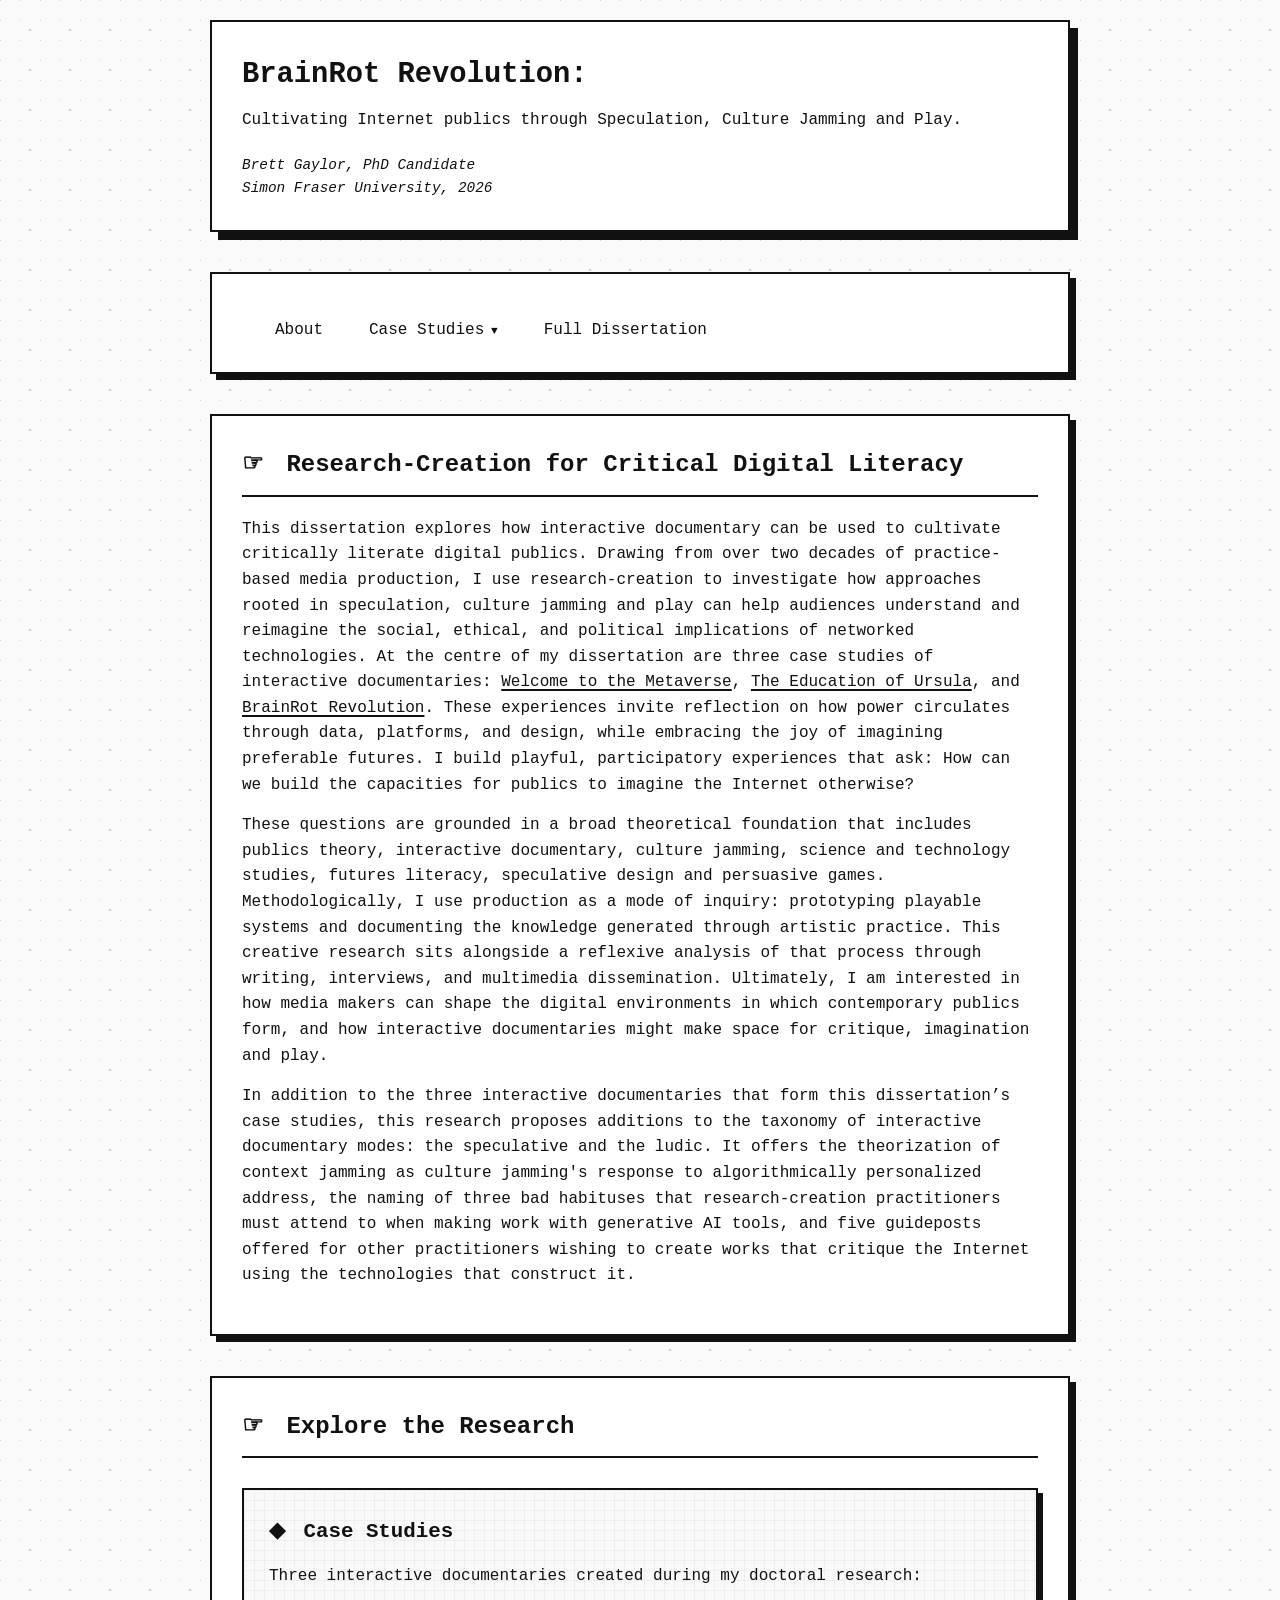
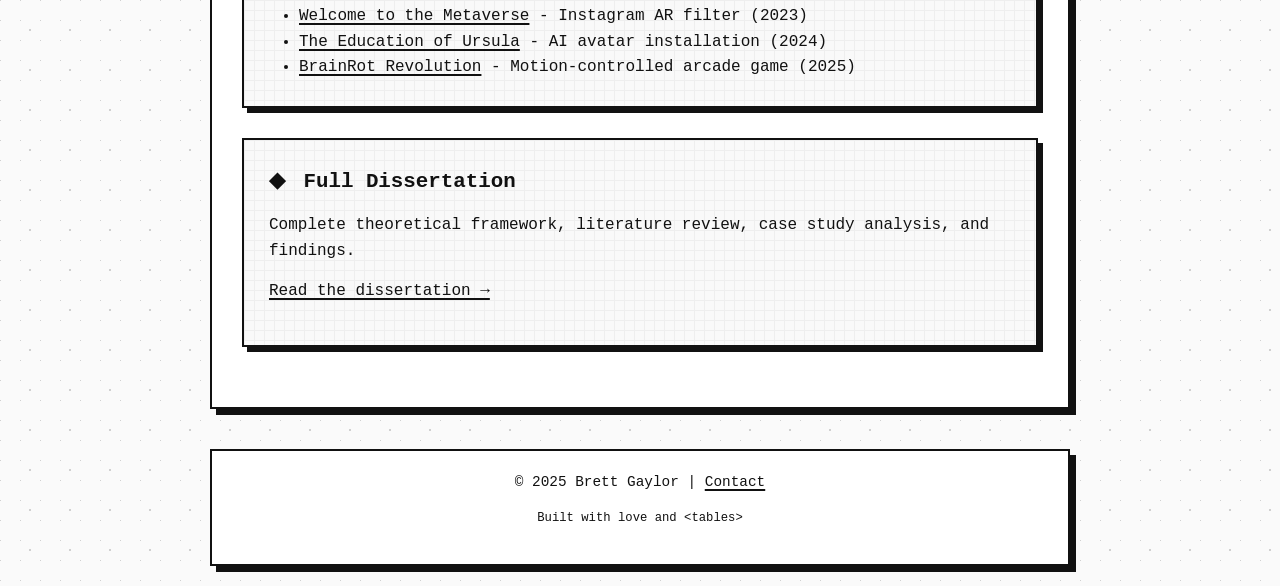
<file: index.html>
<!DOCTYPE html>
<html lang="en">
<head>
    <meta charset="UTF-8">
    <meta name="viewport" content="width=device-width, initial-scale=1.0">
    <title>BrainRot Revolution:- Brett Gaylor</title>
    <link rel="stylesheet" href="styles.css">
</head>
<body class="main-page">
    <header>
        <h1>BrainRot Revolution:</h1>
        <div class="subtitle">Cultivating Internet publics through Speculation, Culture Jamming and Play.</div>
        <div class="author">Brett Gaylor, PhD Candidate<br>Simon Fraser University, 2026</div>
    </header>
    
    <nav>
        <ul>
            <li><a href="about.html">About</a></li>
            <li class="dropdown">
                <span class="dropdown-toggle">Case Studies</span>
                <div class="dropdown-menu">
                    <a href="metaverse.html">Welcome to the Metaverse</a>
                    <a href="ursula.html">The Education of Ursula</a>
                    <a href="brainrot.html">BrainRot Revolution</a>
                </div>
            </li>
            <!--<li><a href="patterns.html">Design Patterns</a></li>-->
           <!--- <li><a href="references.html">References</a></li>-->
            <li><a href="dissertation.html">Full Dissertation</a></li>
        </ul>
    </nav>
    
    <section>
        <h2>Research-Creation for Critical Digital Literacy</h2>
<p>
This dissertation explores how interactive documentary can be used to cultivate critically literate digital publics. Drawing from over two decades of practice-based media production, I use research-creation to investigate how approaches rooted in speculation, culture jamming and play can help audiences understand and reimagine the social, ethical, and political implications of networked technologies. At the centre of my dissertation are three case studies of interactive documentaries: <a href="metaverse.html">Welcome to the Metaverse</a>, <a href="ursula.html">The Education of Ursula</a>, and <a href="brainrot.html">BrainRot Revolution</a>. These experiences invite reflection on how power circulates through data, platforms, and design, while embracing the joy of imagining preferable futures. I build playful, participatory experiences that ask: How can we build the capacities for publics to imagine the Internet otherwise? </p>
       
        <p>
These questions are grounded in a broad theoretical foundation that includes publics theory, interactive documentary, culture jamming, science and technology studies, futures literacy, speculative design and persuasive games. Methodologically, I use production as a mode of inquiry: prototyping playable systems and documenting the knowledge generated through artistic practice. This creative research sits alongside a reflexive analysis of that process through writing, interviews, and multimedia dissemination. Ultimately, I am interested in how media makers can shape the digital environments in which contemporary publics form, and how interactive documentaries might make space for critique, imagination and play.
        </p>
        <p>
In addition to the three interactive documentaries that form this dissertation’s case studies, this research proposes additions to the taxonomy of interactive documentary modes: the speculative and the ludic. It offers the theorization of context jamming as culture jamming's response to algorithmically personalized address, the naming of three bad habituses that research-creation practitioners must attend to when making work with generative AI tools, and five guideposts offered for other practitioners wishing to create works that critique the Internet using the technologies that construct it.
        
</p>
</section>

    </section>
    
    <section>
        <h2>Explore the Research</h2>
        
        <div class="highlight-box">
            <h3>Case Studies</h3>
            <p>Three interactive documentaries created during my doctoral research:</p>
            <ul>
                <li><a href="metaverse.html">Welcome to the Metaverse</a> - Instagram AR filter (2023)</li>
                <li><a href="ursula.html">The Education of Ursula</a> - AI avatar installation (2024)</li>
                <li><a href="brainrot.html">BrainRot Revolution</a> - Motion-controlled arcade game (2025)</li>
            </ul>
        </div>
        <!----
        <div class="highlight-box">
            <h3>Design Patterns</h3>
            <p>Five principles for creating critically engaged interactive work: Design for Play, Make Friction Funny, Build Publics in Unexpected Venues, Jam Yourself, and Practice Hope.</p>
            <p><a href="patterns.html">View design patterns →</a></p>
        </div>
    -->
        <div class="highlight-box">
            <h3>Full Dissertation</h3>
            <p>Complete theoretical framework, literature review, case study analysis, and findings.</p>
            <p><a href="dissertation.html">Read the dissertation →</a></p>
        </div>
    </section>
    
    <footer>
        <p>© 2025 Brett Gaylor | <a href="/cdn-cgi/l/email-protection#bec7d1cbcc90dbd3dfd7d2fedbc6dfd3ced2db90ddd1d3">Contact</a></p>
        <p style="margin-top: 10px; font-size: 0.85em;">Built with love and &lt;tables&gt;
</file>
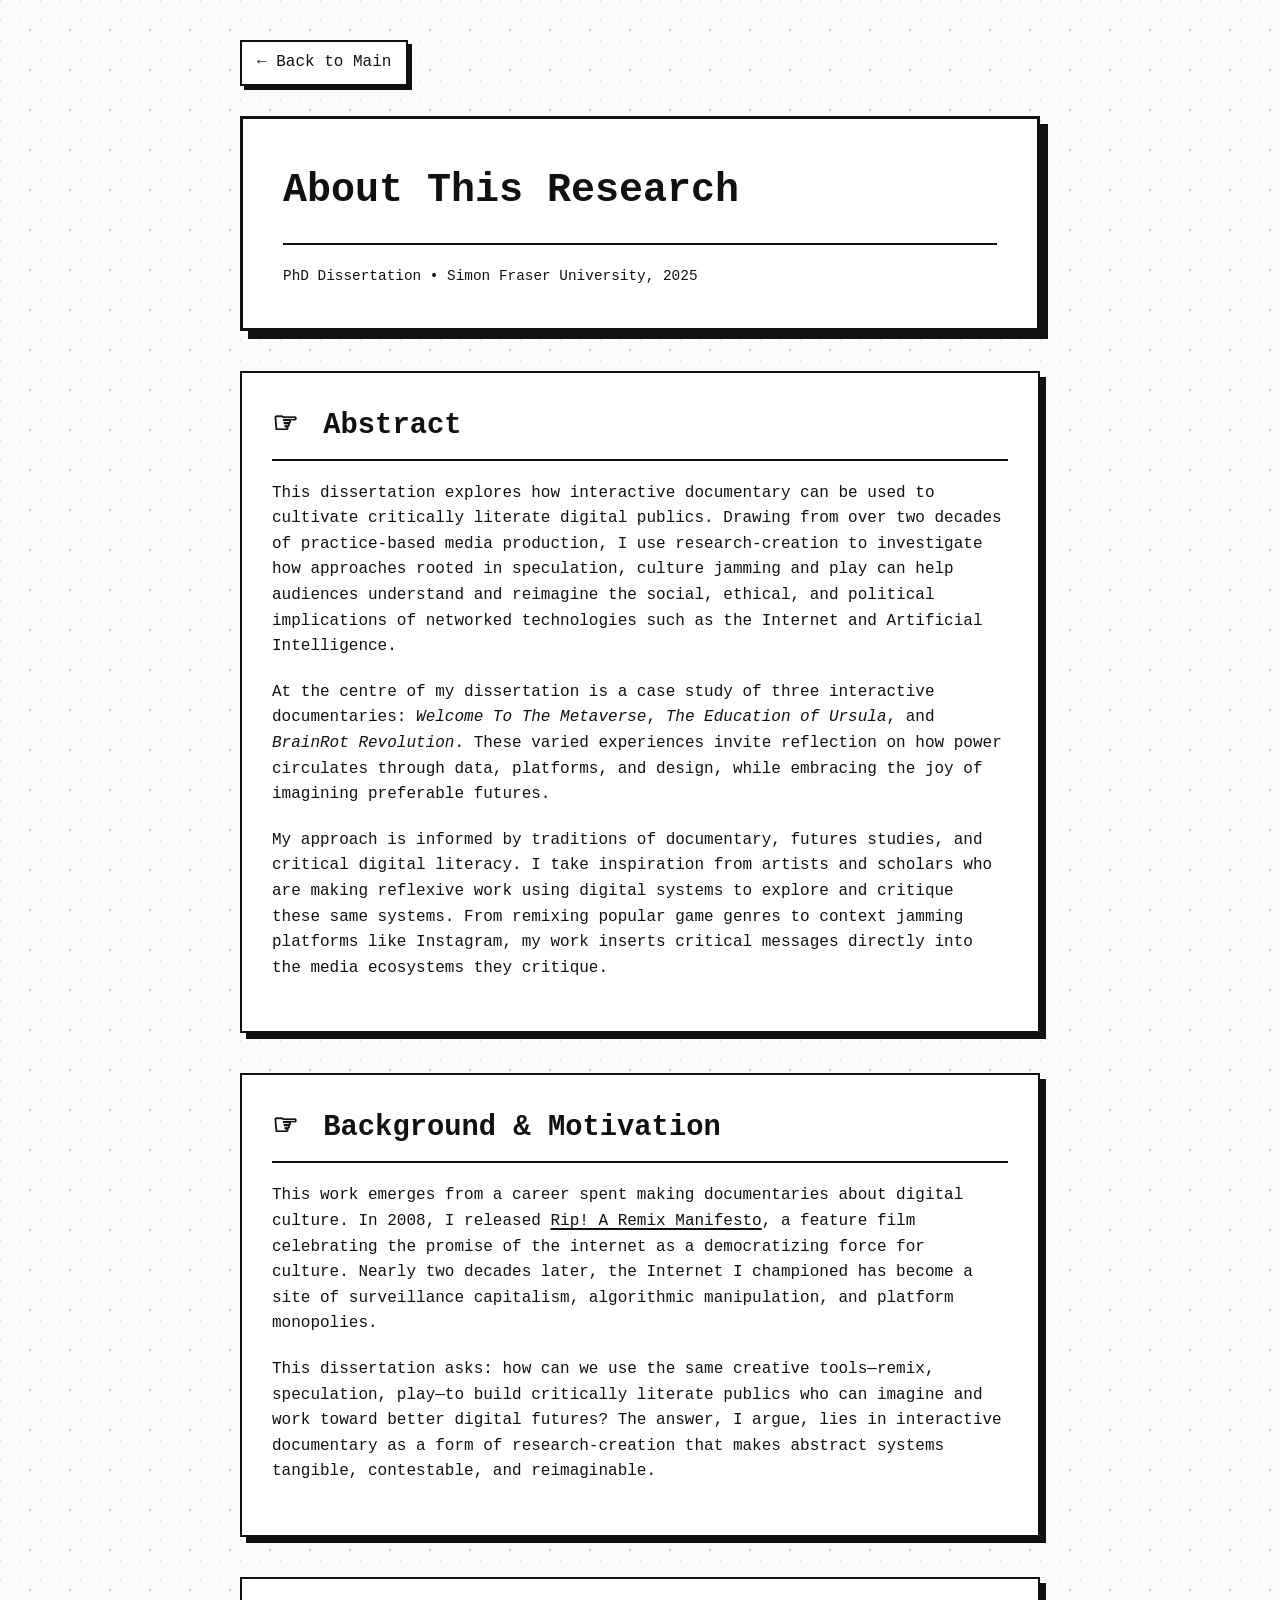
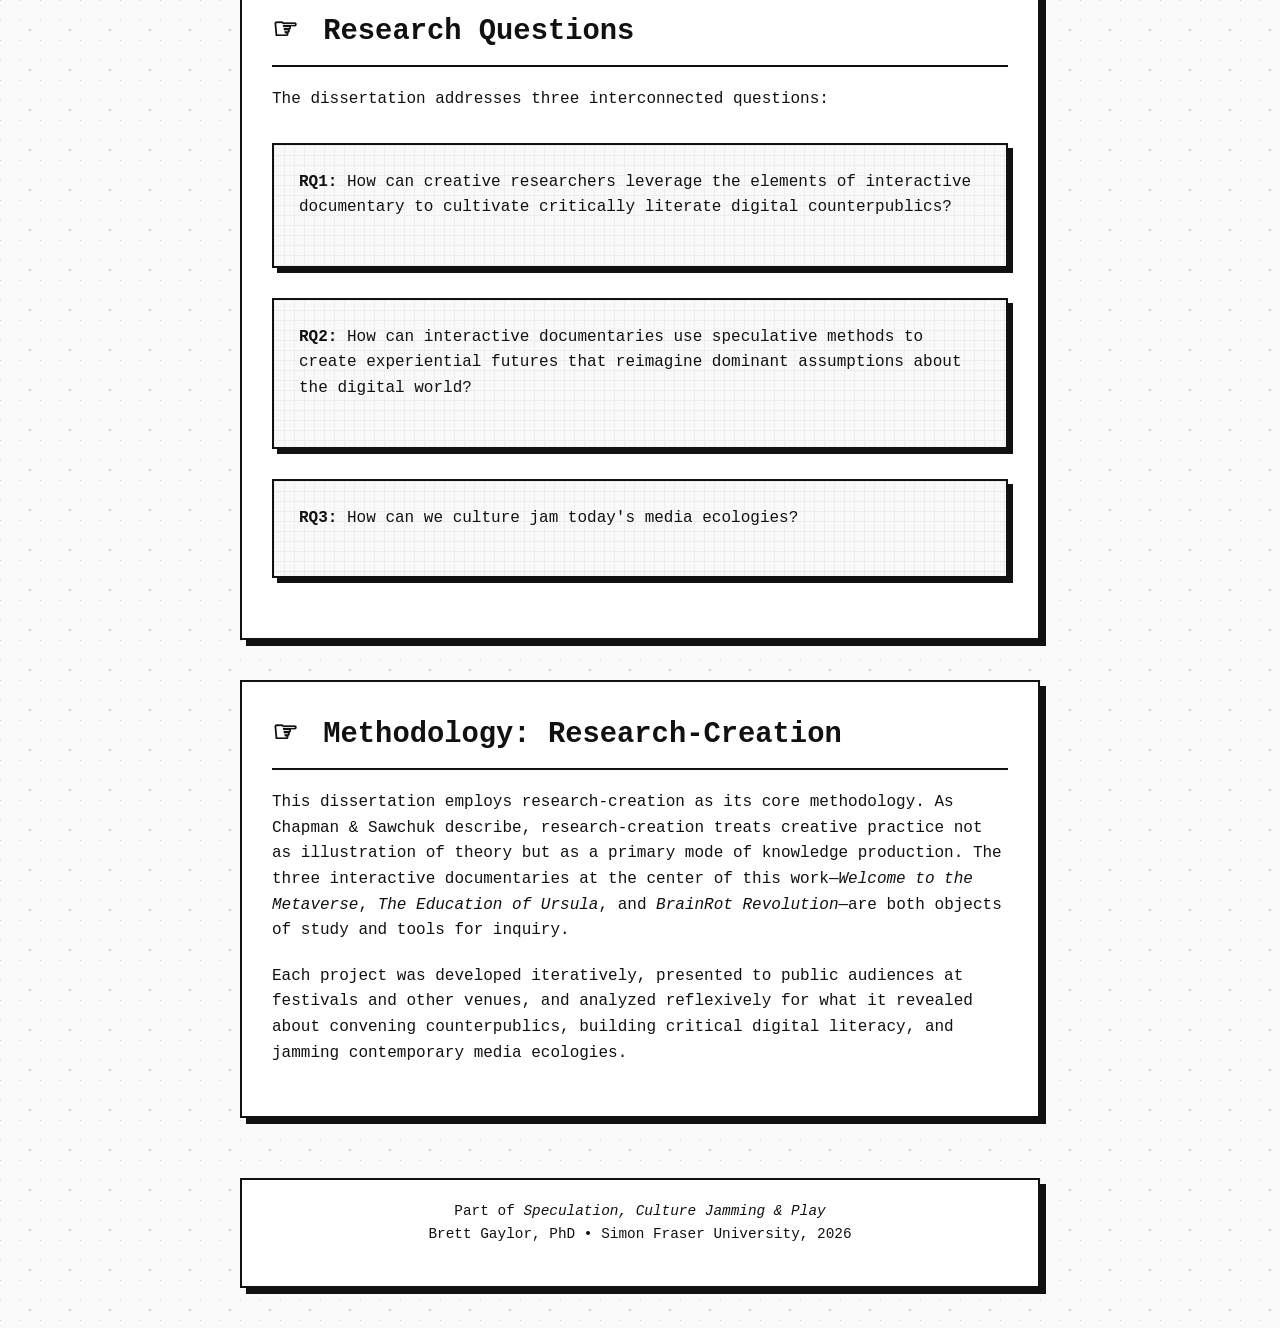
<file: about.html>
<!DOCTYPE html>
<html lang="en">
<head>
    <meta charset="UTF-8">
    <meta name="viewport" content="width=device-width, initial-scale=1.0">
    <title>About - Brett Gaylor</title>
    <link rel="stylesheet" href="styles.css">
</head>
<body class="case-study">
    <div class="container">
        <a href="index.html" class="back-link">← Back to Main</a>
        
        <header>
            <h1>About This Research</h1>
            <div class="meta">
                <span>PhD Dissertation • Simon Fraser University, 2025</span>
            </div>
        </header>
        
        <section>
            <h2>Abstract</h2>
            <p>This dissertation explores how interactive documentary can be used to cultivate critically literate digital publics. Drawing from over two decades of practice-based media production, I use research-creation to investigate how approaches rooted in speculation, culture jamming and play can help audiences understand and reimagine the social, ethical, and political implications of networked technologies such as the Internet and Artificial Intelligence.</p>
            
            <p>At the centre of my dissertation is a case study of three interactive documentaries: <em>Welcome To The Metaverse</em>, <em>The Education of Ursula</em>, and <em>BrainRot Revolution</em>. These varied experiences invite reflection on how power circulates through data, platforms, and design, while embracing the joy of imagining preferable futures.</p>
            
            <p>My approach is informed by traditions of documentary, futures studies, and critical digital literacy. I take inspiration from artists and scholars who are making reflexive work using digital systems to explore and critique these same systems. From remixing popular game genres to context jamming platforms like Instagram, my work inserts critical messages directly into the media ecosystems they critique.</p>
        </section>
        
        <section>
            <h2>Background & Motivation</h2>
            
            <p>This work emerges from a career spent making documentaries about digital culture. In 2008, I released <a href=""https://www.nfb.ca/film/rip_a_remix_manifesto/>Rip! A Remix Manifesto</a>, a feature film celebrating the promise of the internet as a democratizing force for culture. Nearly two decades later, the Internet I championed has become a site of surveillance capitalism, algorithmic manipulation, and platform monopolies.</p>
            
            <p>This dissertation asks: how can we use the same creative tools—remix, speculation, play—to build critically literate publics who can imagine and work toward better digital futures? The answer, I argue, lies in interactive documentary as a form of research-creation that makes abstract systems tangible, contestable, and reimaginable.</p>
        </section>
        
        <section>
            <h2>Research Questions</h2>
            
            <p>The dissertation addresses three interconnected questions:</p>
            
            <div class="highlight-box">
                <p><strong>RQ1:</strong> How can creative researchers leverage the elements of interactive documentary to cultivate critically literate digital counterpublics?</p>
            </div>
            
            <div class="highlight-box">
                <p><strong>RQ2:</strong> How can interactive documentaries use speculative methods to create experiential futures that reimagine dominant assumptions about the digital world?</p>
            </div>
            
            <div class="highlight-box">
                <p><strong>RQ3:</strong> How can we culture jam today's media ecologies?</p>
            </div>
        </section>
        <!--
        <section>
            <h2>Theoretical Framework</h2>
            
            <p>This work draws on four main theoretical traditions:</p>
            
            <p><strong>Interactive Documentary:</strong> Building on work by Aston & Gaudenzi, Ellis, and Rose, I explore how interactive forms can convene publics around critical engagement with digital systems.</p>
            
            <p><strong>Speculative Design:</strong> Following Dunne & Raby, Bleecker, and Wakkary & Oogjes, I use speculation to make the familiar strange and open space for imagining alternative digital futures.</p>
            
            <p><strong>Culture Jamming:</strong> Drawing on Debord, Eco, and Duncombe, I adapt culture jamming tactics for an era where the medium itself—platforms, algorithms, AI—is the message.</p>
            
            <p><strong>Futures Studies:</strong> Informed by Candy, Dator, and Miller, I use experiential futures to build futures literacy and help publics imagine preferable rather than merely probable futures.</p>
        </section>
        -->
        <section>
            <h2>Methodology: Research-Creation</h2>
            
            <p>This dissertation employs research-creation as its core methodology. As Chapman & Sawchuk describe, research-creation treats creative practice not as illustration of theory but as a primary mode of knowledge production. The three interactive documentaries at the center of this work—<em>Welcome to the Metaverse</em>, <em>The Education of Ursula</em>, and <em>BrainRot Revolution</em>—are both objects of study and tools for inquiry.</p>
            
            <p>Each project was developed iteratively, presented to public audiences at festivals and other venues, and analyzed reflexively for what it revealed about convening counterpublics, building critical digital literacy, and jamming contemporary media ecologies.</p>
        </section>
        <!--
        <section>
            <h2>Key Contributions</h2>
            
            <ul class="key-findings">
                <li><strong>Context Jamming:</strong> A method for intervening in algorithmic media by jamming not just messages but the contexts in which data flows</li>
                <li><strong>Design Patterns for Critical Making:</strong> Five principles (Design for Play, Make Friction Funny, Build Publics in Unexpected Venues, Jam Yourself, Practice Hope) for creating work that cultivates critical digital literacy</li>
                <li><strong>Ambivalent AI Design:</strong> A framework for creating AI-powered work that foregrounds uncertainty, bias, and the constructed nature of "intelligence"</li>
                <li><strong>Experiential Futures for Digital Literacy:</strong> Methods for using speculation and play to make abstract digital systems tangible and contestable</li>
            </ul>
        </section>
        -->
        <!---
        <section>
            <h2>From Manifesto to Practice</h2>
            
            <p>In 2008, <em>Rip! A Remix Manifesto</em> ended with four rules:</p>
            
            <div class="quote">
                <p>1. Culture always builds on the past.<br>
                2. The past always tries to control the future.<br>
                3. Our future is becoming less free.<br>
                4. To build free societies you must limit the control of the past.</p>
            </div>
            
            <p>This dissertation represents an evolution from that certainty. Instead of a manifesto, I offer design patterns—flexible, situated, hopeful approaches to making work that helps people imagine and build better digital futures. It's rooted in a simple conviction: that the way we build literacy about digital systems should itself be joyful, embodied, and imaginative.</p>
        </section>
        --->
        <footer>
            <p>Part of <em>Speculation, Culture Jamming & Play</em><br>Brett Gaylor, PhD • Simon Fraser University, 2026</p>
        </footer>
    </div>
</body>
</html>
</file>
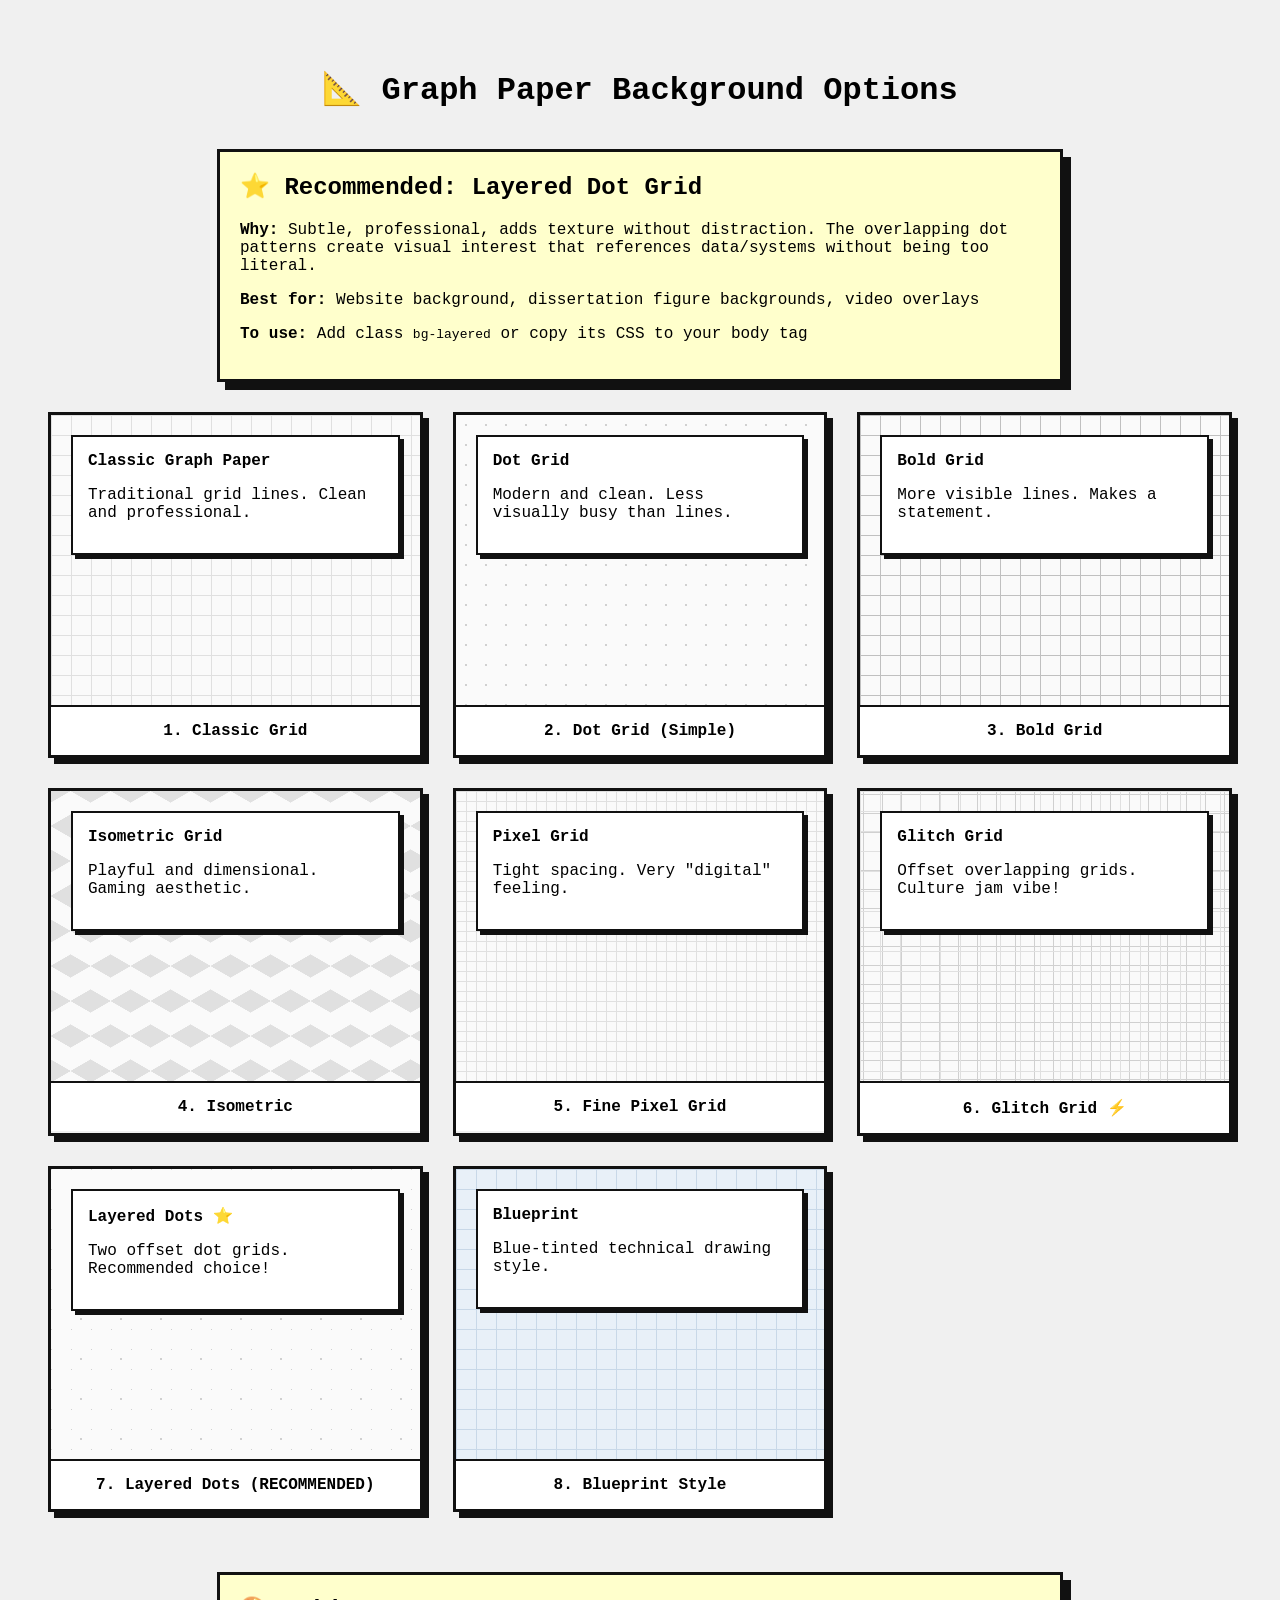
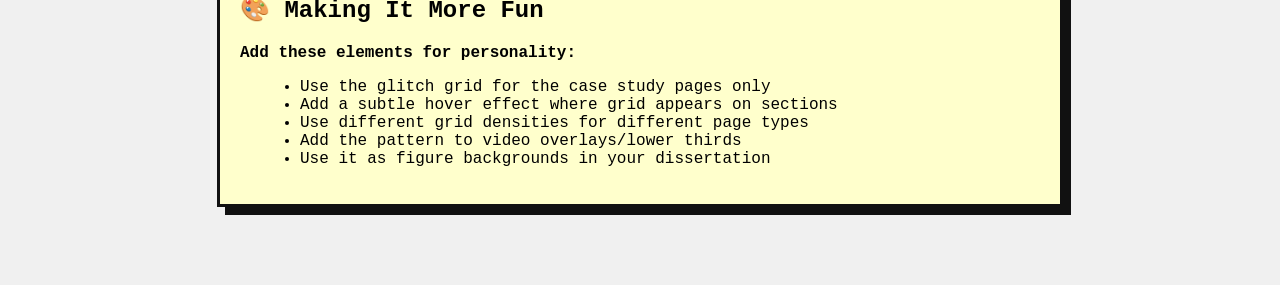
<file: background-preview.html>
<!DOCTYPE html>
<html lang="en">
<head>
    <meta charset="UTF-8">
    <meta name="viewport" content="width=device-width, initial-scale=1.0">
    <title>Background Pattern Preview</title>
    <style>
        body {
            font-family: 'Courier New', monospace;
            padding: 40px;
            background: #f0f0f0;
        }
        
        h1 {
            text-align: center;
            margin-bottom: 40px;
        }
        
        .preview-grid {
            display: grid;
            grid-template-columns: repeat(auto-fit, minmax(300px, 1fr));
            gap: 30px;
            max-width: 1400px;
            margin: 0 auto;
        }
        
        .preview-box {
            border: 3px solid #111;
            padding: 0;
            box-shadow: 6px 6px 0px #111;
        }
        
        .preview-content {
            height: 250px;
            padding: 20px;
            position: relative;
        }
        
        .preview-label {
            background: white;
            border-top: 2px solid #111;
            padding: 15px;
            font-weight: bold;
            text-align: center;
        }
        
        .sample-text {
            background: white;
            border: 2px solid #111;
            padding: 15px;
            box-shadow: 4px 4px 0px #111;
            position: relative;
            z-index: 1;
        }
        
        .recommendation {
            background: #ffffcc;
            border: 3px solid #111;
            padding: 20px;
            margin: 30px auto;
            max-width: 800px;
            box-shadow: 8px 8px 0px #111;
        }
        
        /* All the background options */
        .bg-classic {
            background-color: #fafafa;
            background-image: 
                linear-gradient(#e0e0e0 1px, transparent 1px),
                linear-gradient(90deg, #e0e0e0 1px, transparent 1px);
            background-size: 20px 20px;
        }
        
        .bg-dots {
            background-color: #fafafa;
            background-image: 
                radial-gradient(circle, #d0d0d0 1.5px, transparent 1.5px);
            background-size: 20px 20px;
        }
        
        .bg-bold {
            background-color: #fafafa;
            background-image: 
                linear-gradient(#c0c0c0 1px, transparent 1px),
                linear-gradient(90deg, #c0c0c0 1px, transparent 1px);
            background-size: 20px 20px;
        }
        
        .bg-isometric {
            background-color: #fafafa;
            background-image:
                linear-gradient(30deg, #e0e0e0 12%, transparent 12.5%, transparent 87%, #e0e0e0 87.5%, #e0e0e0),
                linear-gradient(150deg, #e0e0e0 12%, transparent 12.5%, transparent 87%, #e0e0e0 87.5%, #e0e0e0),
                linear-gradient(30deg, #e0e0e0 12%, transparent 12.5%, transparent 87%, #e0e0e0 87.5%, #e0e0e0),
                linear-gradient(150deg, #e0e0e0 12%, transparent 12.5%, transparent 87%, #e0e0e0 87.5%, #e0e0e0);
            background-size: 40px 70px;
            background-position: 0 0, 0 0, 20px 35px, 20px 35px;
        }
        
        .bg-pixels {
            background-color: #fafafa;
            background-image: 
                linear-gradient(#e0e0e0 1px, transparent 1px),
                linear-gradient(90deg, #e0e0e0 1px, transparent 1px);
            background-size: 10px 10px;
        }
        
        .bg-glitch {
            background-color: #fafafa;
            background-image: 
                linear-gradient(#e0e0e0 1px, transparent 1px),
                linear-gradient(90deg, #e0e0e0 1px, transparent 1px),
                linear-gradient(#d0d0d0 1px, transparent 1px),
                linear-gradient(90deg, #d0d0d0 1px, transparent 1px);
            background-size: 20px 20px, 20px 20px, 21px 19px, 19px 21px;
            background-position: 0 0, 0 0, 2px 3px, 3px 2px;
        }
        
        .bg-layered {
            background-color: #fafafa;
            background-image: 
                radial-gradient(circle at 0% 0%, #d0d0d0 1.5px, transparent 1.5px),
                radial-gradient(circle at 50% 50%, #d0d0d0 1.5px, transparent 1.5px);
            background-size: 20px 20px, 40px 40px;
            background-position: 0 0, 10px 10px;
        }
        
        .bg-blueprint {
            background-color: #e8f0f8;
            background-image: 
                linear-gradient(#c8d8e8 1px, transparent 1px),
                linear-gradient(90deg, #c8d8e8 1px, transparent 1px);
            background-size: 20px 20px;
        }
    </style>
</head>
<body>
    <h1>📐 Graph Paper Background Options</h1>
    
    <div class="recommendation">
        <h2 style="margin-top: 0;">⭐ Recommended: Layered Dot Grid</h2>
        <p><strong>Why:</strong> Subtle, professional, adds texture without distraction. The overlapping dot patterns create visual interest that references data/systems without being too literal.</p>
        <p><strong>Best for:</strong> Website background, dissertation figure backgrounds, video overlays</p>
        <p><strong>To use:</strong> Add class <code>bg-layered</code> or copy its CSS to your body tag</p>
    </div>
    
    <div class="preview-grid">
        <div class="preview-box">
            <div class="preview-content bg-classic">
                <div class="sample-text">
                    <strong>Classic Graph Paper</strong>
                    <p>Traditional grid lines. Clean and professional.</p>
                </div>
            </div>
            <div class="preview-label">1. Classic Grid</div>
        </div>
        
        <div class="preview-box">
            <div class="preview-content bg-dots">
                <div class="sample-text">
                    <strong>Dot Grid</strong>
                    <p>Modern and clean. Less visually busy than lines.</p>
                </div>
            </div>
            <div class="preview-label">2. Dot Grid (Simple)</div>
        </div>
        
        <div class="preview-box">
            <div class="preview-content bg-bold">
                <div class="sample-text">
                    <strong>Bold Grid</strong>
                    <p>More visible lines. Makes a statement.</p>
                </div>
            </div>
            <div class="preview-label">3. Bold Grid</div>
        </div>
        
        <div class="preview-box">
            <div class="preview-content bg-isometric">
                <div class="sample-text">
                    <strong>Isometric Grid</strong>
                    <p>Playful and dimensional. Gaming aesthetic.</p>
                </div>
            </div>
            <div class="preview-label">4. Isometric</div>
        </div>
        
        <div class="preview-box">
            <div class="preview-content bg-pixels">
                <div class="sample-text">
                    <strong>Pixel Grid</strong>
                    <p>Tight spacing. Very "digital" feeling.</p>
                </div>
            </div>
            <div class="preview-label">5. Fine Pixel Grid</div>
        </div>
        
        <div class="preview-box">
            <div class="preview-content bg-glitch">
                <div class="sample-text">
                    <strong>Glitch Grid</strong>
                    <p>Offset overlapping grids. Culture jam vibe!</p>
                </div>
            </div>
            <div class="preview-label">6. Glitch Grid ⚡</div>
        </div>
        
        <div class="preview-box">
            <div class="preview-content bg-layered">
                <div class="sample-text">
                    <strong>Layered Dots ⭐</strong>
                    <p>Two offset dot grids. Recommended choice!</p>
                </div>
            </div>
            <div class="preview-label">7. Layered Dots (RECOMMENDED)</div>
        </div>
        
        <div class="preview-box">
            <div class="preview-content bg-blueprint">
                <div class="sample-text">
                    <strong>Blueprint</strong>
                    <p>Blue-tinted technical drawing style.</p>
                </div>
            </div>
            <div class="preview-label">8. Blueprint Style</div>
        </div>
    </div>
    
    <div class="recommendation" style="margin-top: 60px;">
        <h2 style="margin-top: 0;">🎨 Making It More Fun</h2>
        <p><strong>Add these elements for personality:</strong></p>
        <ul style="margin-left: 20px; margin-top: 10px;">
            <li>Use the glitch grid for the case study pages only</li>
            <li>Add a subtle hover effect where grid appears on sections</li>
            <li>Use different grid densities for different page types</li>
            <li>Add the pattern to video overlays/lower thirds</li>
            <li>Use it as figure backgrounds in your dissertation</li>
        </ul>
    </div>
</body>
</html>
</file>
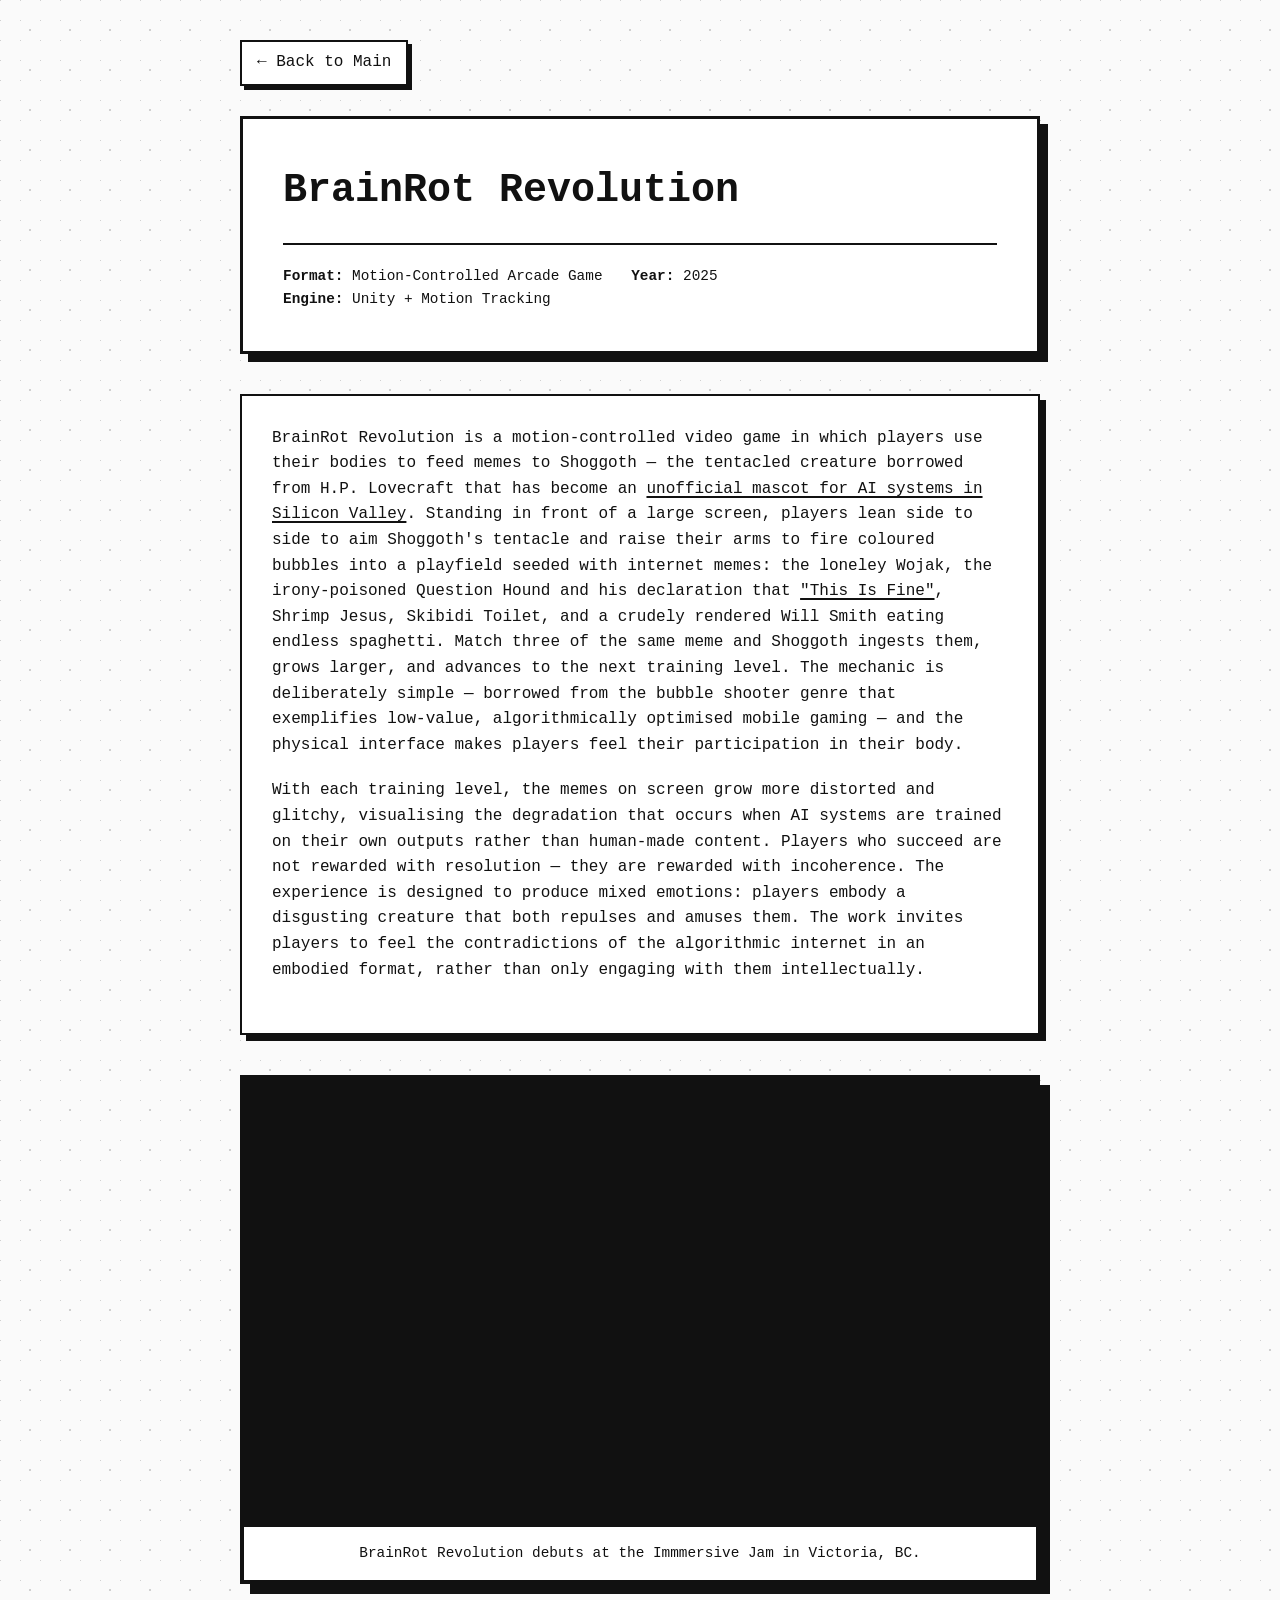
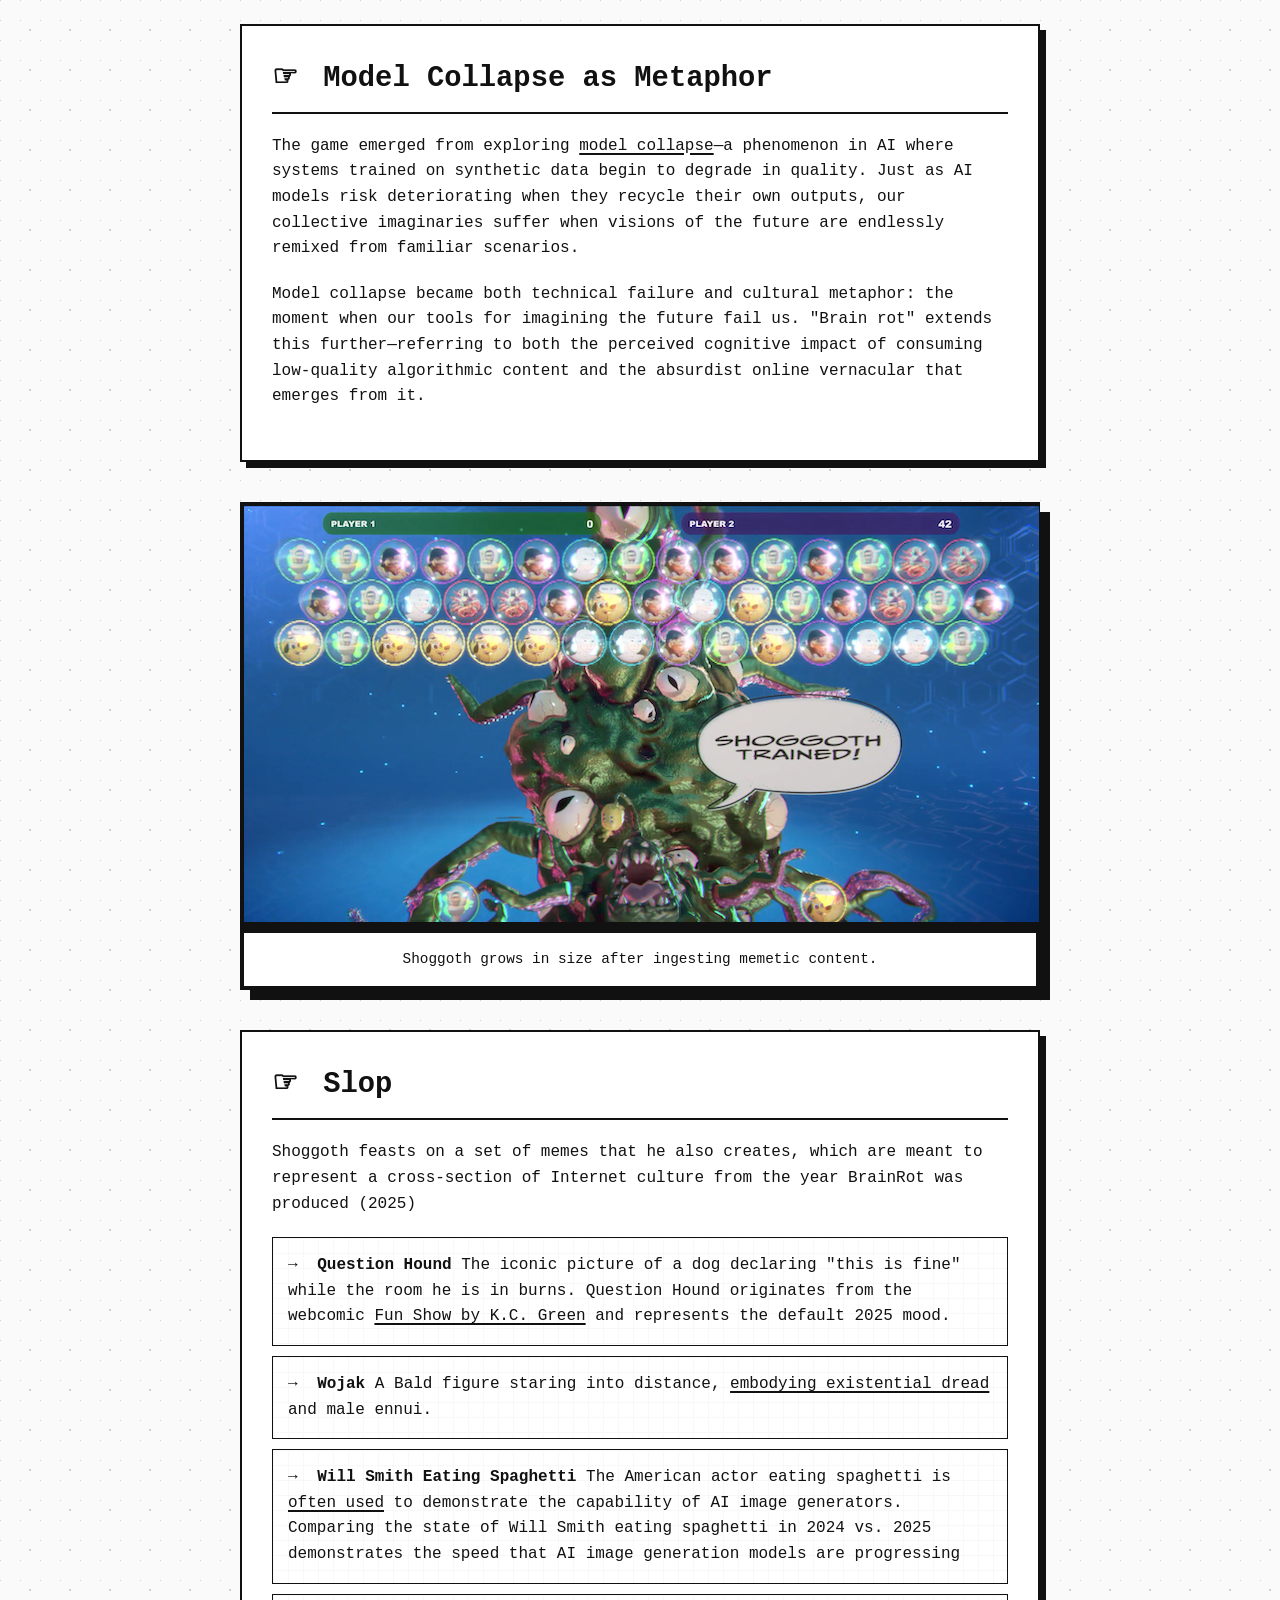
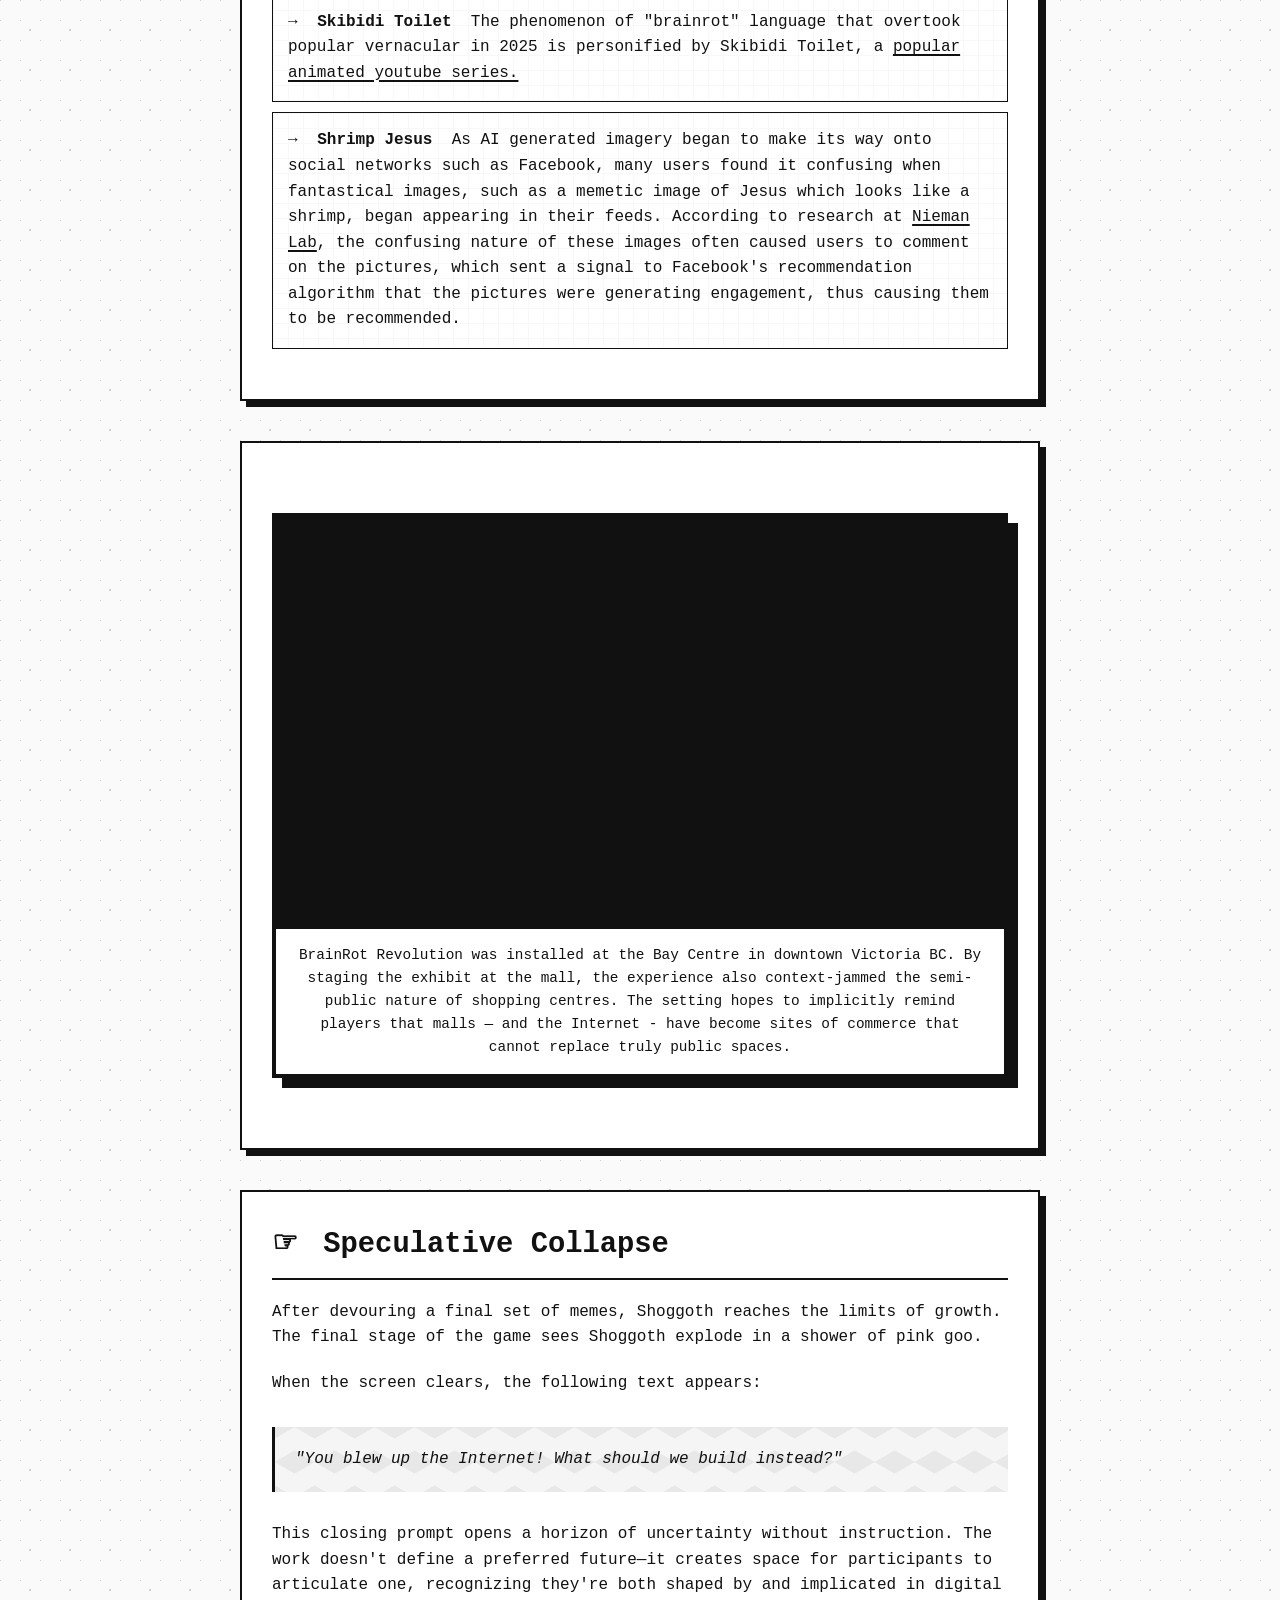
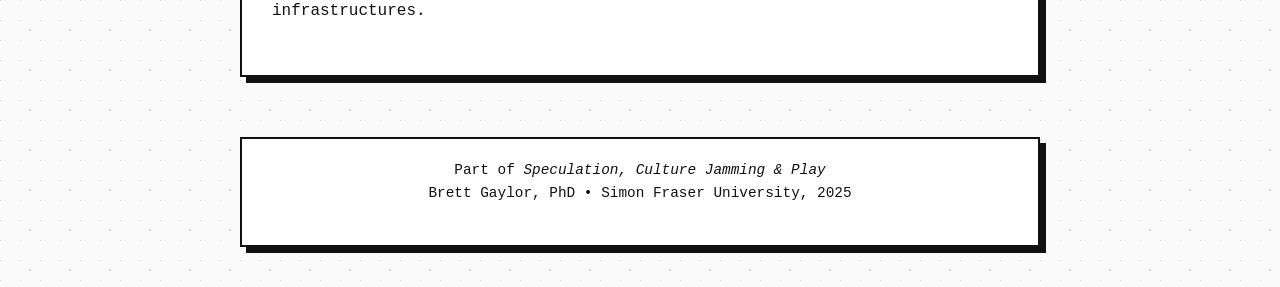
<file: brainrot.html>
<!DOCTYPE html>
<html lang="en">
<head>
    <meta charset="UTF-8">
    <meta name="viewport" content="width=device-width, initial-scale=1.0">
    <title>BrainRot Revolution - Brett Gaylor</title>
    <link rel="stylesheet" href="styles.css">
</head>
<body class="case-study">
    <div class="container">
        <a href="index.html" class="back-link">← Back to Main</a>
        
        <header>
            <h1>BrainRot Revolution</h1>
            <div class="meta">
                <span><strong>Format:</strong> Motion-Controlled Arcade Game</span>
                <span><strong>Year:</strong> 2025</span>
                <span><strong>Engine:</strong> Unity + Motion Tracking</span>
            </div>
        </header>
        
        <section><p>   BrainRot Revolution is a motion-controlled video game in which players use their bodies to feed memes to Shoggoth — the tentacled creature borrowed from H.P. Lovecraft that has become an <a href="https://www.nytimes.com/2023/05/30/technology/shoggoth-meme-ai.html" target="_blank">unofficial mascot for AI systems in Silicon Valley</a>. Standing in front of a large screen, players lean side to side to aim Shoggoth's tentacle and raise their arms to fire coloured bubbles into a playfield seeded with internet memes: the loneley Wojak, the irony-poisoned Question Hound and his declaration that <a href="https://gunshowcomic.com/648">"This Is Fine"</a>, Shrimp Jesus, Skibidi Toilet, and a crudely rendered Will Smith eating endless spaghetti. Match three of the same meme and Shoggoth ingests them, grows larger, and advances to the next training level. The mechanic is deliberately simple — borrowed from the bubble shooter genre that exemplifies low-value, algorithmically optimised mobile gaming — and the physical interface makes players feel their participation in their body.</p>
  <p>With each training level, the memes on screen grow more distorted and glitchy, visualising the degradation that occurs when AI systems are trained on their own outputs rather than human-made content. Players who succeed are not rewarded with resolution — they are rewarded with incoherence. The experience is designed to produce mixed emotions: players embody a disgusting creature that both repulses and amuses them. The work invites players to feel the contradictions of the algorithmic internet in an embodied format, rather than only engaging with them intellectually. </p>      

        </section>
        
        <div class="video-container">
            <div class="video-wrapper">
             <iframe src="https://player.vimeo.com/video/1199202400?h=fd12f966aa&amp;badge=0&amp;autopause=0&amp;player_id=0&amp;app_id=58479" frameborder="0" allow="autoplay; fullscreen; picture-in-picture; clipboard-write; encrypted-media; web-share" referrerpolicy="strict-origin-when-cross-origin" style="position:absolute;top:0;left:0;width:100%;height:100%;" title="BrainRot Revolution"></iframe>
            </div>
            <div class="video-caption">
                BrainRot Revolution debuts at the Immmersive Jam in Victoria, BC.
            </div>
        </div>
        
        <section>
            <h2>Model Collapse as Metaphor</h2>
            
            <p>The game emerged from exploring <a href="https://www.nature.com/articles/s41586-024-07566-y" target="_blank">model collapse</a>—a phenomenon in AI where systems trained on synthetic data begin to degrade in quality. Just as AI models risk deteriorating when they recycle their own outputs, our collective imaginaries suffer when visions of the future are endlessly remixed from familiar scenarios.</p>
            
            <p>Model collapse became both technical failure and cultural metaphor: the moment when our tools for imagining the future fail us. "Brain rot" extends this further—referring to both the perceived cognitive impact of consuming low-quality algorithmic content and the absurdist online vernacular that emerges from it.</p>
            

        </section>
        
        <div class="video-container">
            <div class=""video-wrapper"><img src="brainrot-shoggoth.png"></div>
           
        
            <div class="video-caption">
                Shoggoth grows in size after ingesting memetic content.
            </div>
</div>
            
        <section>
            <h2>Slop</h2>
            
           <p>Shoggoth feasts on a set of memes that he also creates, which are meant to represent a cross-section of Internet culture from the year BrainRot was produced (2025)</p>
            
            <ul class="key-findings">
                <li><strong>Question Hound</strong>&nbsp;The iconic picture of a dog declaring "this is fine" while the room he is in burns. Question Hound originates from the webcomic <a href="https://gunshowcomic.com/1" target="_blank">Fun Show by K.C. Green</a> and represents the default 2025 mood.</li>
                <li><strong>Wojak</strong>&nbsp;A Bald figure staring into distance, <a href="https://happymag.tv/wojak/">embodying existential dread</a> and male ennui. </li>
                <li><strong>Will Smith Eating Spaghetti</strong>&nbsp;The American actor eating spaghetti is <a href="https://www.reddit.com/r/aivideos/comments/1pe6pje/will_smith_eating_spaghetti_29_years_later/">often used</a> to demonstrate the capability of AI image generators. Comparing the state of Will Smith eating spaghetti in 2024 vs. 2025 demonstrates the speed that AI image generation models are progressing</li>
                <li><strong>Skibidi Toilet</strong>&nbsp; The phenomenon of "brainrot" language that overtook popular vernacular in 2025 is personified by Skibidi Toilet, a <a href="https://www.youtube.com/watch?v=WePNs-G7puA" target="_blank">popular animated youtube series. </a> </li>
                 <li><strong>Shrimp Jesus</strong>&nbsp; As AI generated imagery began to make its way onto social networks such as Facebook, many users found it confusing when fantastical images, such as a memetic image of Jesus which looks like a shrimp, began appearing in their feeds. According to research at <a href="https://www.niemanlab.org/2024/04/from-shrimp-jesus-to-fake-self-portraits-ai-generated-images-have-become-the-latest-form-of-social-media-spam/">Nieman Lab</a>, the confusing nature of these images often caused users to comment on the pictures, which sent a signal to Facebook's recommendation algorithm that the pictures were generating engagement, thus causing them to be recommended.</li>
            </ul>
            
          
        </section>
        <section>
     <div class="video-container">
            <div class="video-wrapper">
           <iframe src="https://player.vimeo.com/video/1199257695?badge=0&amp;autopause=0&amp;player_id=0&amp;app_id=58479" frameborder="0" allow="autoplay; fullscreen; picture-in-picture; clipboard-write; encrypted-media; web-share" referrerpolicy="strict-origin-when-cross-origin" style="position:absolute;top:0;left:0;width:100%;height:100%;" title="BrainRot Revolution at The Bay Centre"></iframe>
            </div>
            <div class="video-caption">
                BrainRot Revolution was installed at the Bay Centre in downtown Victoria BC. By staging the exhibit at the mall, the experience also context-jammed the semi-public nature of shopping centres. The setting hopes to implicitly remind players that malls — and the Internet  - have become sites of commerce that cannot replace truly public spaces. 
            </div>
        </div>

</section>


        <!--
        <section>
            <h2>Making Publics Through Play</h2>
            
            <p><em>BrainRot Revolution</em> was installed at The Bay Centre, a shopping mall in downtown Victoria, British Columbia. Over several months, it was played by thousands of casual shoppers, tourists, teenagers and curious passersby. </p>
            <p>For this dissertation, a sample of these people were observed and interviewed about their experience playing BrainRot Revolution.</p>

            <p>For many players, controlling a video game by moving their body was an unusual experience.</p>
            <div class="quote">
                "The fact that something on the screen is reacting to you just moving as opposed to a joystick—there's less of an intermediary between you and the game. That's kind of neat." — Player 1
            </div>
            
            <div class="quote">
                "I like the movement aspect. So it's a whole body experience. It's not just sitting and moving a mouse." — Player 5
            </div>
                            
            <p>When discussing "brain rot" and how the game made them reflect on content consumption, players reflected on their current online behavior:</p>
            
            <div class="quote">
                "Sometimes when you are doom scrolling...it does kind of feel like you're just falling into the abyss." — Player 3
            </div>
            
            <div class="quote">
                "[Brain rot is a] lack of critical thinking and sort of a willingness to let yourself fall prey to whatever the internet wants to throw at you." — Player 4
            </div>
            
            
            <h3>Social Witnessing</h3>
            <p>Many players experienced <em>BrainRot</em> as a social intervention. Though designed for competitive play, most participants collaborated rather than competed—helping each other aim shots and celebrating victories together. The public setting in a mall created shared witnessing, with passersby becoming curious and joining in with minimal friction.</p>
        </section>
    -->
        <section>
            <h2>Speculative Collapse</h2>
            
            <p>After devouring a final set of memes, Shoggoth reaches the limits of growth. The final stage of the game sees Shoggoth explode in a shower of pink goo. </p>
            
            <p>When the screen clears, the following text appears:</p>
            
            <div class="quote">
                "You blew up the Internet! What should we build instead?"
            </div>
            
            <p>This closing prompt opens a horizon of uncertainty without instruction. The work doesn't define a preferred future—it creates space for participants to articulate one, recognizing they're both shaped by and implicated in digital infrastructures.</p>
            

        </section>
        
        
        
        <footer>
            <p>Part of <em>Speculation, Culture Jamming & Play</em><br>Brett Gaylor, PhD • Simon Fraser University, 2025</p>
        </footer>
    </div>
</body>
</html>
</file>
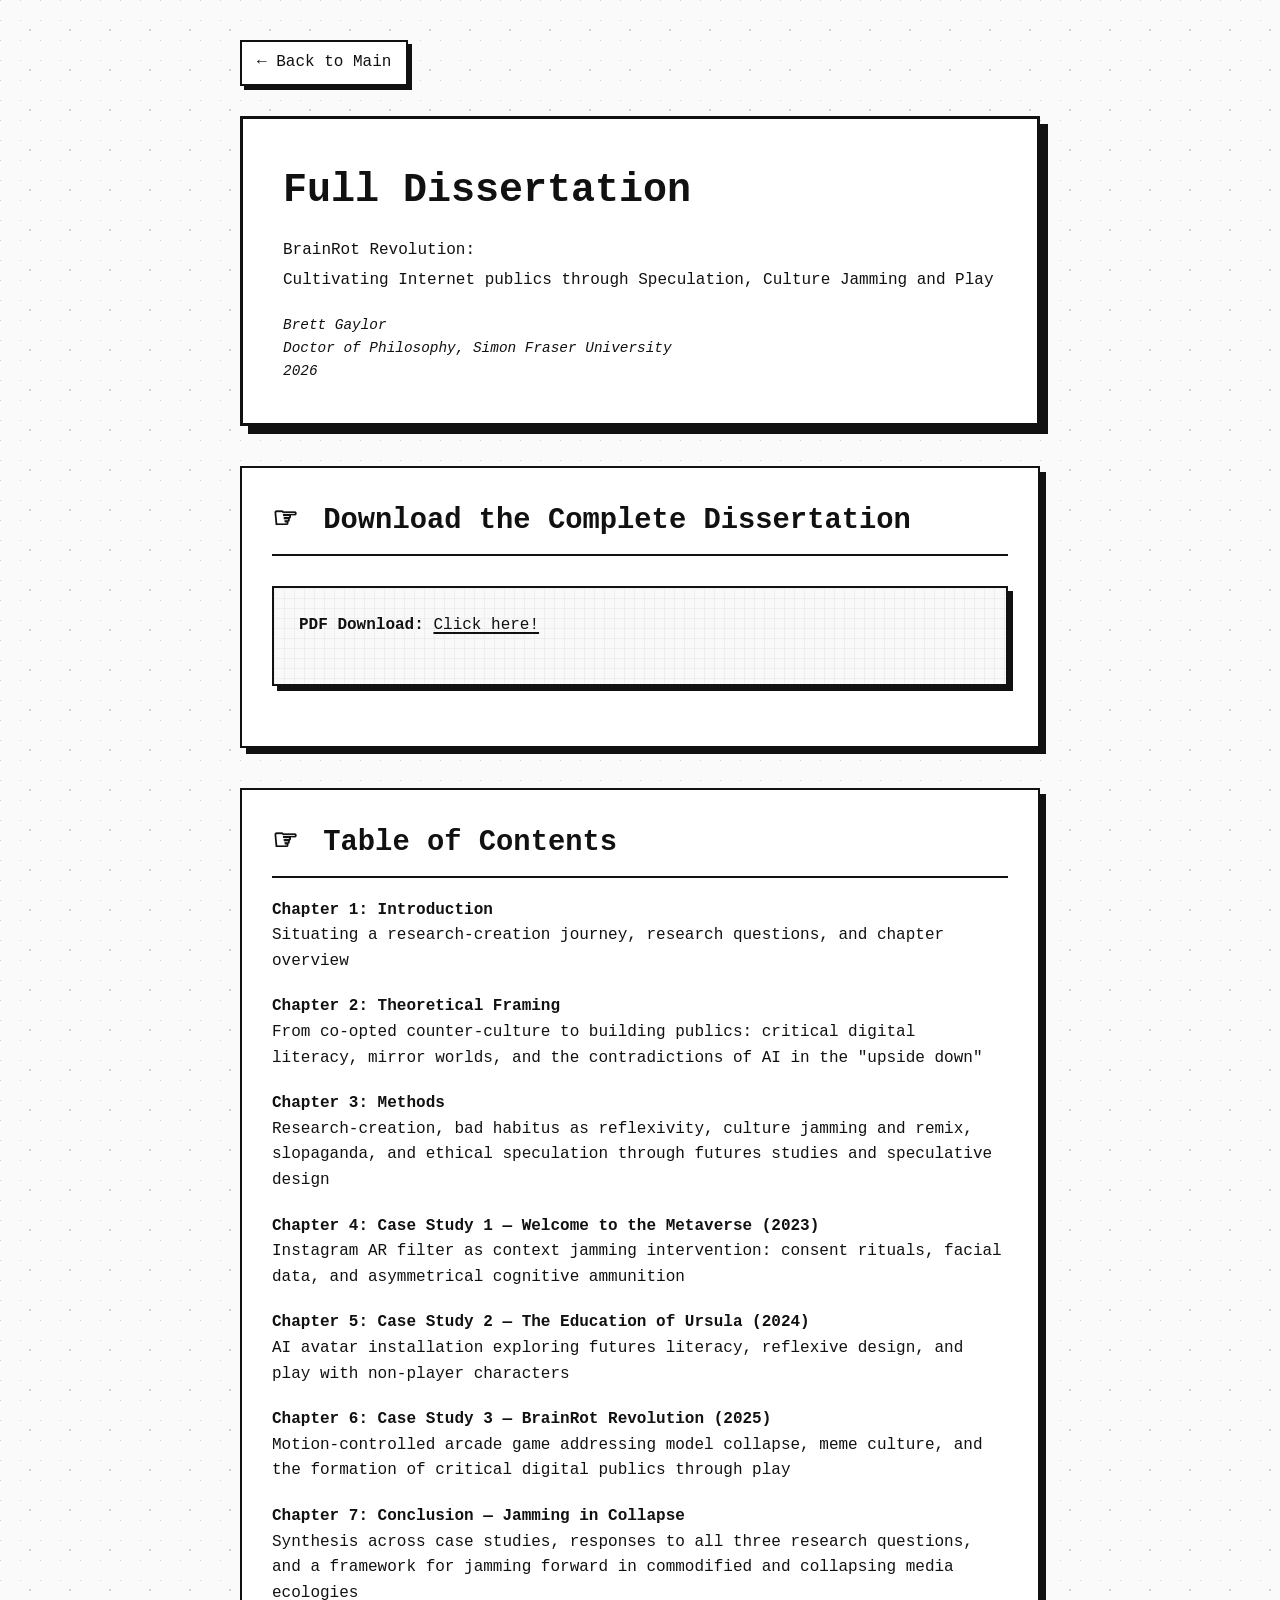
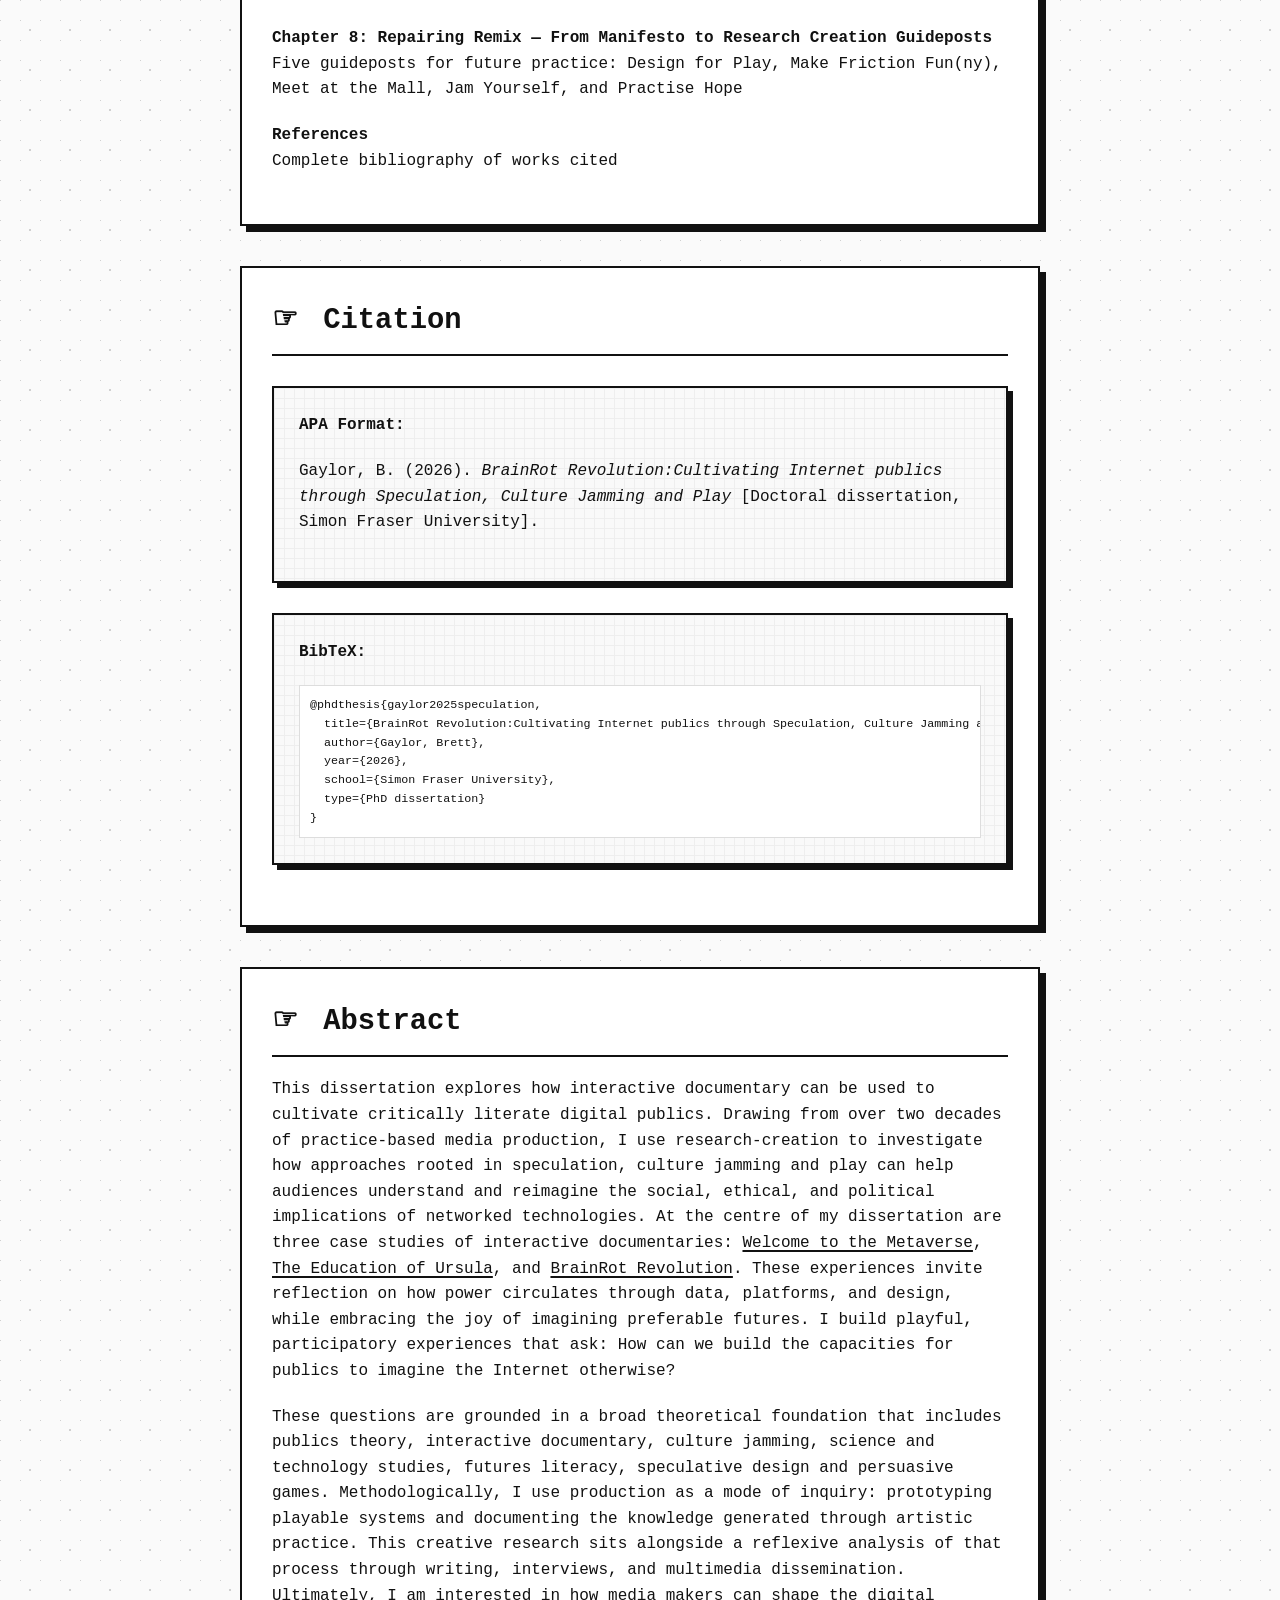
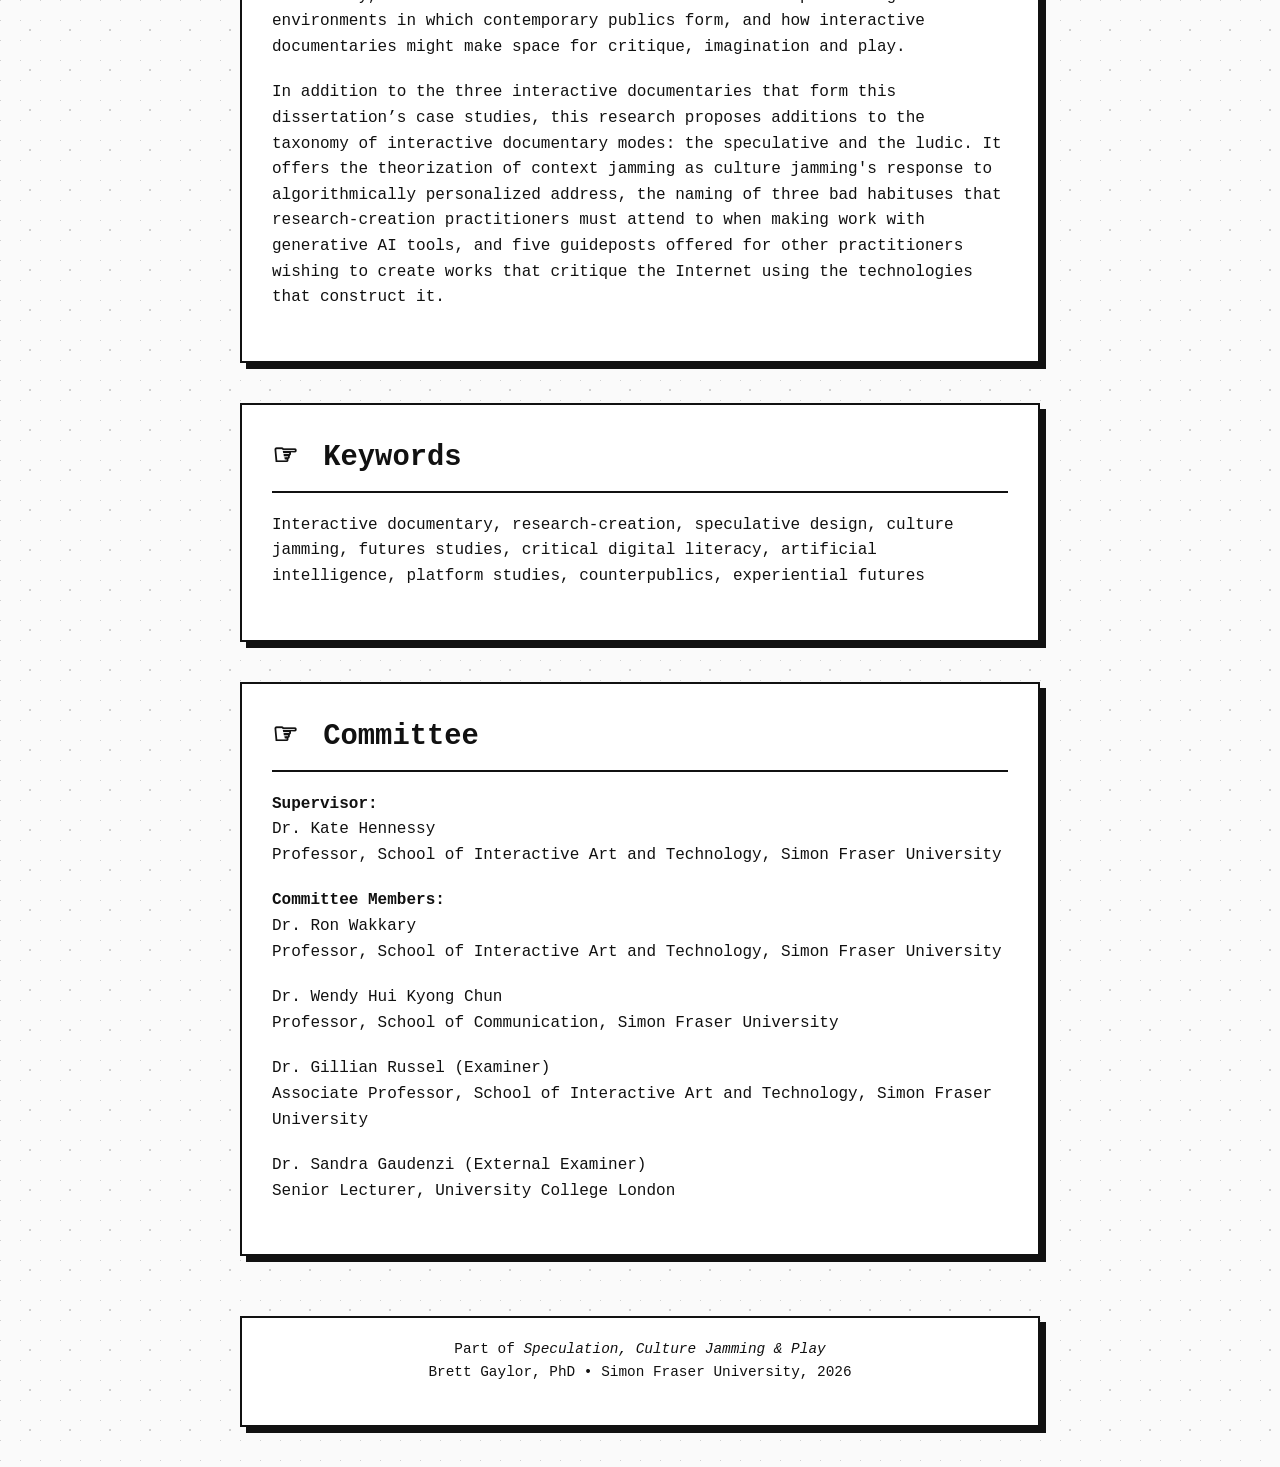
<file: dissertation.html>
<!DOCTYPE html>
<html lang="en">
<head>
    <meta charset="UTF-8">
    <meta name="viewport" content="width=device-width, initial-scale=1.0">
    <title>Full Dissertation - Brett Gaylor</title>
    <link rel="stylesheet" href="styles.css">
</head>
<body class="case-study">
    <div class="container">
        <a href="index.html" class="back-link">← Back to Main</a>
        
        <header>
            <h1>Full Dissertation</h1>
            <div class="subtitle">BrainRot Revolution:</div>
            <div class="subtitle">Cultivating Internet publics through Speculation, Culture Jamming and Play</div>
            <div class="author">Brett Gaylor<br>Doctor of Philosophy, Simon Fraser University<br>2026</div>
        </header>
        
        <section>
            <h2>Download the Complete Dissertation</h2>
            
            <div class="highlight-box">
                <p><strong>PDF Download:</strong> <a href="https://drive.google.com/file/d/1yR5xseaozOHGqgcfLNgf2XvIoLbcsb0t/view?usp=drive_link">Click here!</a></p>
           
            </div>
        </section>
        
        <section>
            <h2>Table of Contents</h2>
            
            <p><strong>Chapter 1: Introduction</strong><br>
            Situating a research-creation journey, research questions, and chapter overview</p>

            <p><strong>Chapter 2: Theoretical Framing</strong><br>
            From co-opted counter-culture to building publics: critical digital literacy, mirror worlds, and the contradictions of AI in the "upside down"</p>

            <p><strong>Chapter 3: Methods</strong><br>
            Research-creation, bad habitus as reflexivity, culture jamming and remix, slopaganda, and ethical speculation through futures studies and speculative design</p>

            <p><strong>Chapter 4: Case Study 1 — Welcome to the Metaverse (2023)</strong><br>
            Instagram AR filter as context jamming intervention: consent rituals, facial data, and asymmetrical cognitive ammunition</p>

            <p><strong>Chapter 5: Case Study 2 — The Education of Ursula (2024)</strong><br>
            AI avatar installation exploring futures literacy, reflexive design, and play with non-player characters</p>

            <p><strong>Chapter 6: Case Study 3 — BrainRot Revolution (2025)</strong><br>
            Motion-controlled arcade game addressing model collapse, meme culture, and the formation of critical digital publics through play</p>

            <p><strong>Chapter 7: Conclusion — Jamming in Collapse</strong><br>
            Synthesis across case studies, responses to all three research questions, and a framework for jamming forward in commodified and collapsing media ecologies</p>

            <p><strong>Chapter 8: Repairing Remix — From Manifesto to Research Creation Guideposts</strong><br>
            Five guideposts for future practice: Design for Play, Make Friction Fun(ny), Meet at the Mall, Jam Yourself, and Practise Hope</p>

            <p><strong>References</strong><br>
            Complete bibliography of works cited</p>
        </section>
        
        <section>
            <h2>Citation</h2>
            
            <div class="highlight-box">
                <p><strong>APA Format:</strong></p>
                <p>Gaylor, B. (2026). <em>BrainRot Revolution:Cultivating Internet publics through Speculation, Culture Jamming and Play</em> [Doctoral dissertation, Simon Fraser University].</p>
            </div>
            
            <div class="highlight-box">
                <p><strong>BibTeX:</strong></p>
                <pre style="background: white; padding: 10px; border: 1px solid #ddd; overflow-x: auto; font-size: 0.9em;">
@phdthesis{gaylor2025speculation,
  title={BrainRot Revolution:Cultivating Internet publics through Speculation, Culture Jamming and Play},
  author={Gaylor, Brett},
  year={2026},
  school={Simon Fraser University},
  type={PhD dissertation}
}</pre>
            </div>
        </section>
        
        <section>
            <h2>Abstract</h2>
        <p>
This dissertation explores how interactive documentary can be used to cultivate critically literate digital publics. Drawing from over two decades of practice-based media production, I use research-creation to investigate how approaches rooted in speculation, culture jamming and play can help audiences understand and reimagine the social, ethical, and political implications of networked technologies. At the centre of my dissertation are three case studies of interactive documentaries: <a href="metaverse.html">Welcome to the Metaverse</a>, <a href="ursula.html">The Education of Ursula</a>, and <a href="brainrot.html">BrainRot Revolution</a>. These experiences invite reflection on how power circulates through data, platforms, and design, while embracing the joy of imagining preferable futures. I build playful, participatory experiences that ask: How can we build the capacities for publics to imagine the Internet otherwise? </p>
       
        <p>
These questions are grounded in a broad theoretical foundation that includes publics theory, interactive documentary, culture jamming, science and technology studies, futures literacy, speculative design and persuasive games. Methodologically, I use production as a mode of inquiry: prototyping playable systems and documenting the knowledge generated through artistic practice. This creative research sits alongside a reflexive analysis of that process through writing, interviews, and multimedia dissemination. Ultimately, I am interested in how media makers can shape the digital environments in which contemporary publics form, and how interactive documentaries might make space for critique, imagination and play.
        </p>
        <p>
In addition to the three interactive documentaries that form this dissertation’s case studies, this research proposes additions to the taxonomy of interactive documentary modes: the speculative and the ludic. It offers the theorization of context jamming as culture jamming's response to algorithmically personalized address, the naming of three bad habituses that research-creation practitioners must attend to when making work with generative AI tools, and five guideposts offered for other practitioners wishing to create works that critique the Internet using the technologies that construct it.
        
</p>  
        </section>
        
        <section>
            <h2>Keywords</h2>
            <p>Interactive documentary, research-creation, speculative design, culture jamming, futures studies, critical digital literacy, artificial intelligence, platform studies, counterpublics, experiential futures</p>
        </section>
        
        <section>
            <h2>Committee</h2>
            
            <p><strong>Supervisor:</strong><br>
        Dr. Kate Hennessy<br>
Professor, School of Interactive Art and Technology, Simon Fraser University

            
            <p><strong>Committee Members:</strong><br>
           Dr. Ron Wakkary<br>
Professor, School of Interactive Art and Technology, Simon Fraser University
</p>
<P>
    Dr. Wendy Hui Kyong Chun <br>
Professor, School of Communication, Simon Fraser University
</P>
<p>Dr. Gillian Russel (Examiner)<br>
Associate Professor, School of Interactive Art and Technology, Simon Fraser University</p>
<p>Dr. Sandra Gaudenzi (External Examiner)<br>
Senior Lecturer, University College London</p>



        </section>
    <!---
        <section>
            <h2>Rights & Permissions</h2>
            
            <p>This dissertation is licensed under a Creative Commons Attribution-NonCommercial-ShareAlike 4.0 International License. You are free to share and adapt this work for non-commercial purposes with attribution.</p>
            
            <p>The creative works documented in this dissertation (<em>Welcome to the Metaverse</em>, <em>The Education of Ursula</em>, <em>BrainRot Revolution</em>) may have different licensing terms. Please contact the author for permissions regarding the works themselves.</p>
            
            <p><strong>Contact:</strong> <a href="/cdn-cgi/l/email-protection" class="__cf_email__" data-cfemail="c3a1b1a6b7b783a6bba2aeb3afa6eda0acae">[email&#160;protected]</a></p>
        </section>
    -->    
            <footer>
            <p>Part of <em>Speculation, Culture Jamming & Play</em><br>Brett Gaylor, PhD • Simon Fraser University, 2026</p>
        </footer>
</file>
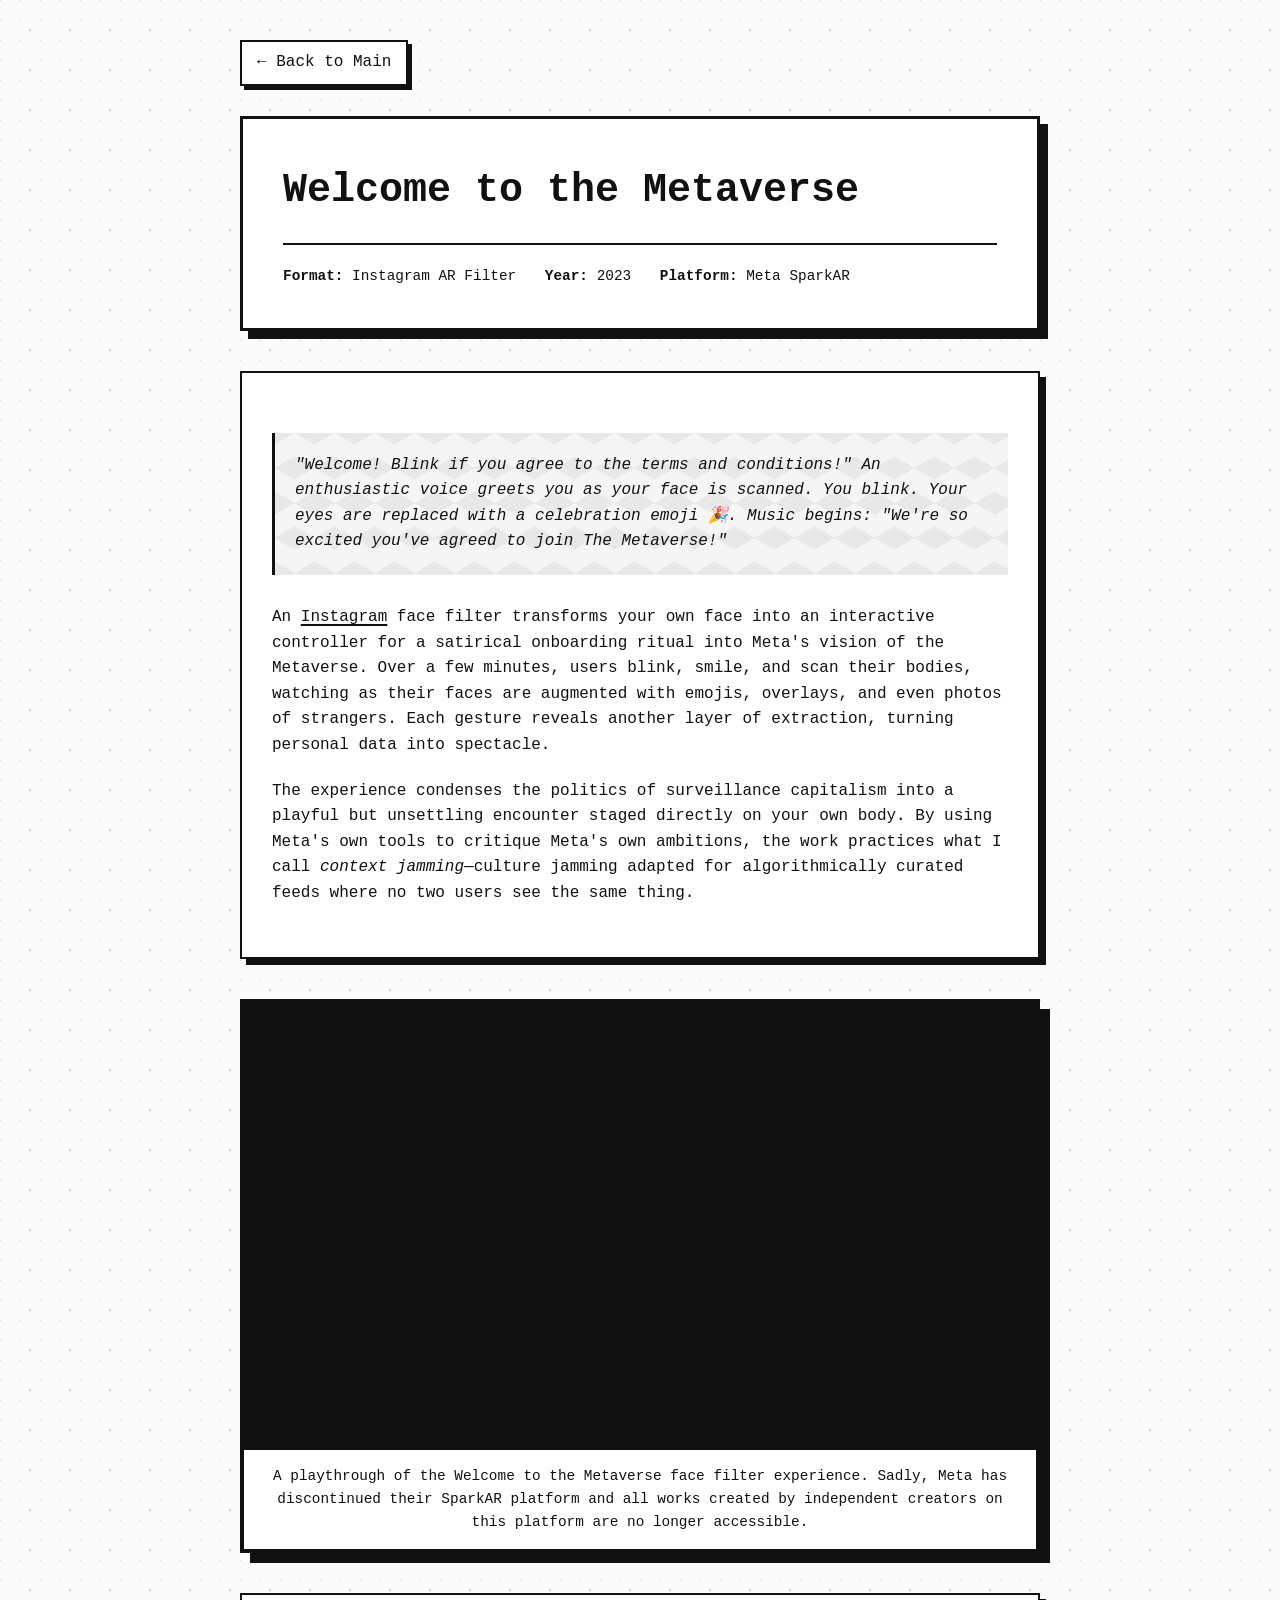
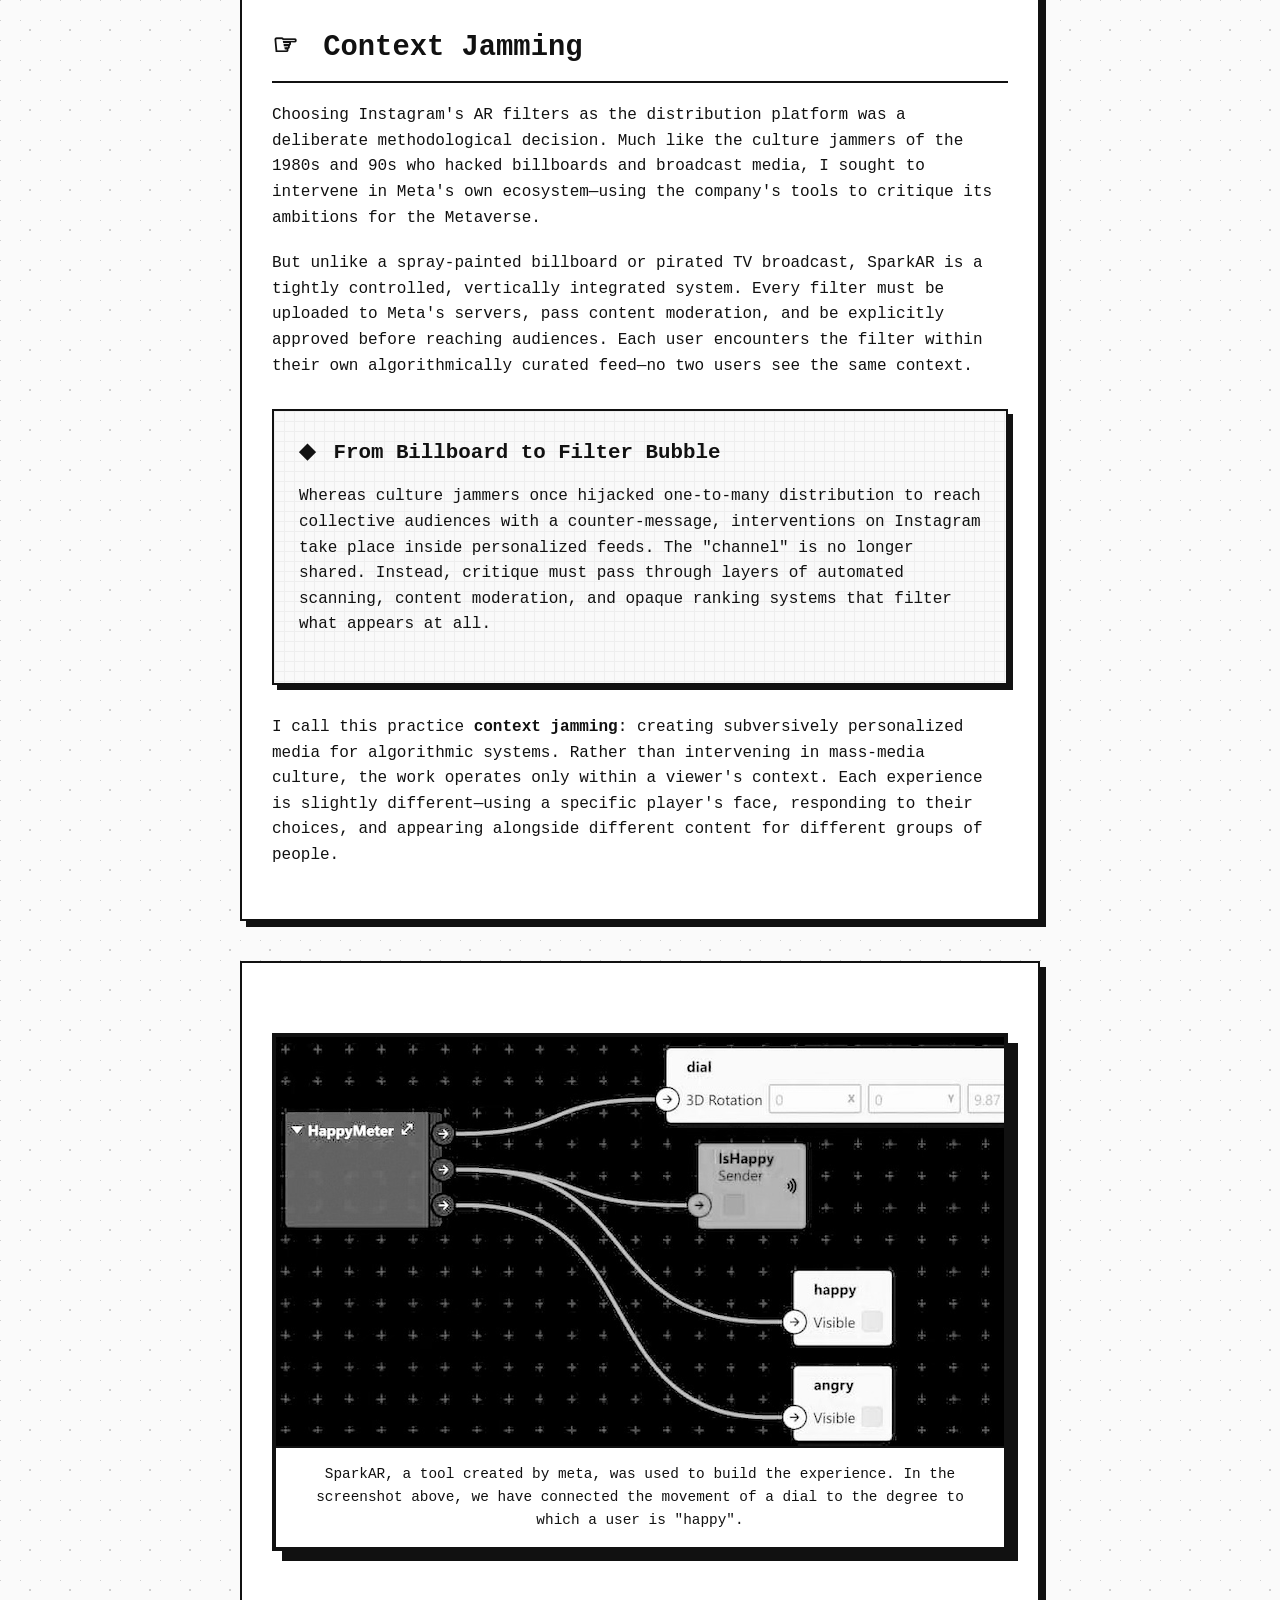
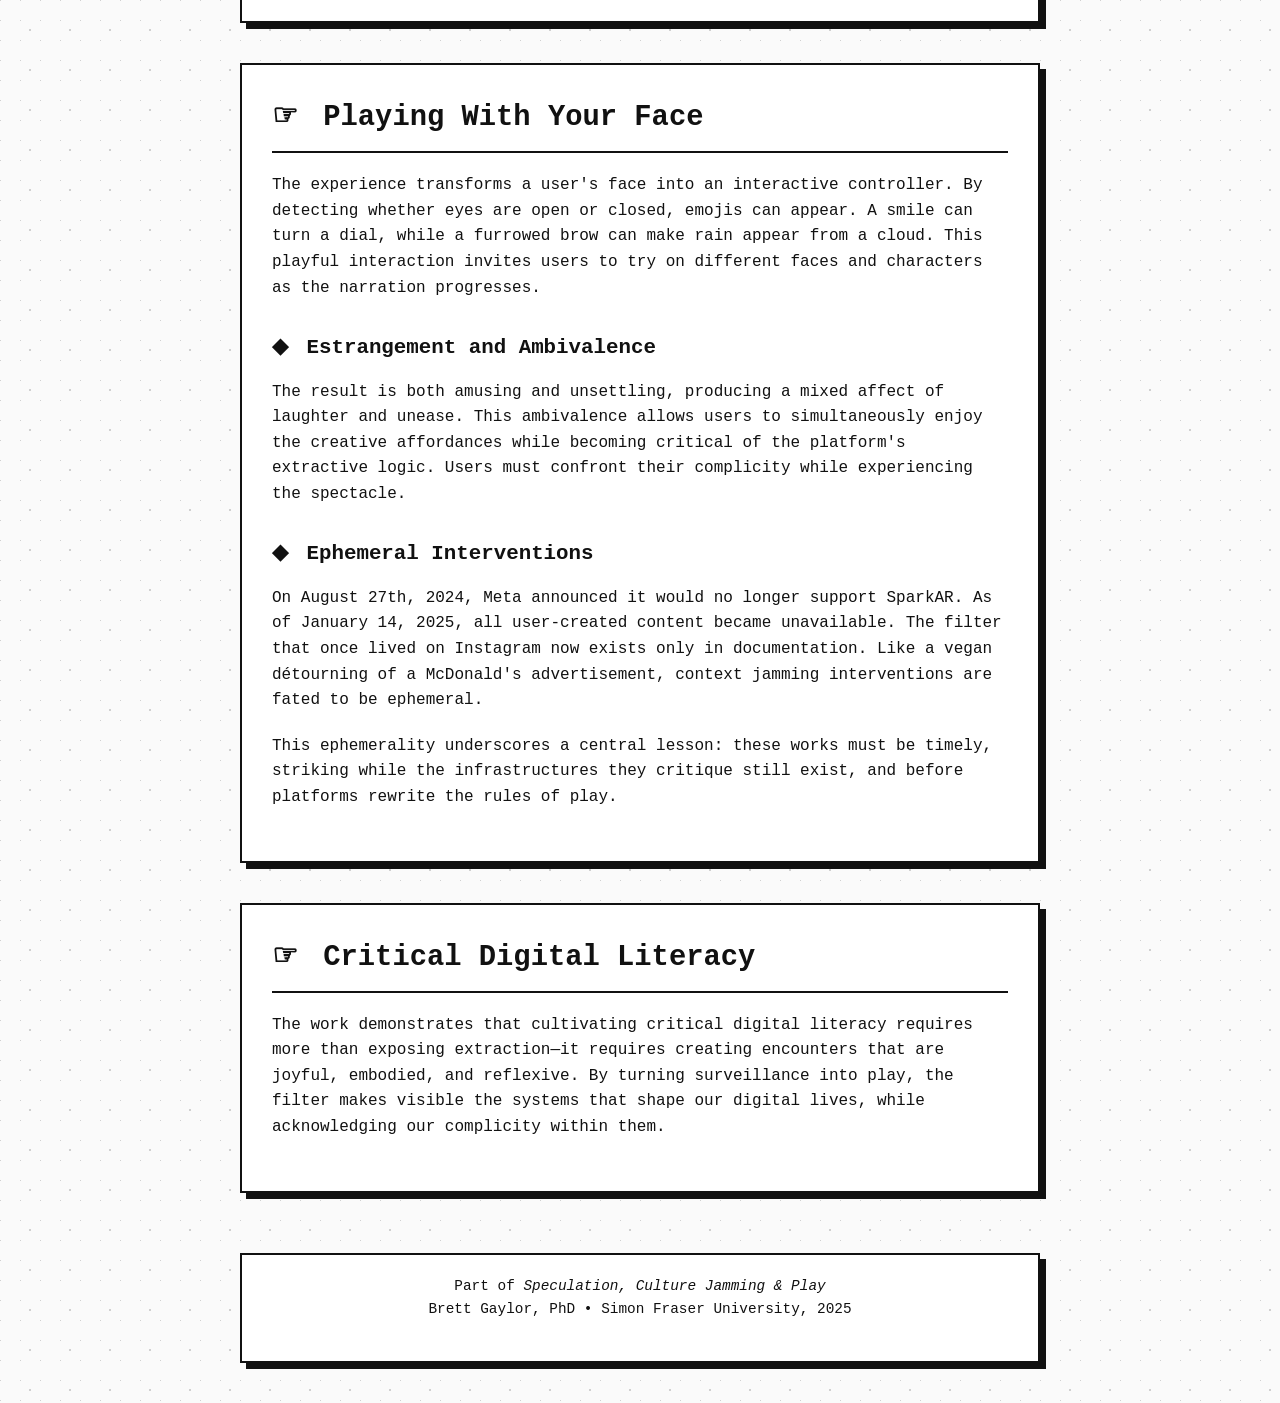
<file: metaverse.html>
<!DOCTYPE html>
<html lang="en">
<head>
    <meta charset="UTF-8">
    <meta name="viewport" content="width=device-width, initial-scale=1.0">
    <title>Welcome to the Metaverse - Brett Gaylor</title>
    <link rel="stylesheet" href="styles.css">
</head>
<body class="case-study">
    <div class="container">
        <a href="index.html" class="back-link">← Back to Main</a>
        
        <header>
            <h1>Welcome to the Metaverse</h1>
            <div class="meta">
                <span><strong>Format:</strong> Instagram AR Filter</span>
                <span><strong>Year:</strong> 2023</span>
                <span><strong>Platform:</strong> Meta SparkAR</span>
            </div>
        </header>
        
        <section>
            <div class="quote">
                "Welcome! Blink if you agree to the terms and conditions!" An enthusiastic voice greets you as your face is scanned. You blink. Your eyes are replaced with a celebration emoji 🎉. Music begins: "We're so excited you've agreed to join The Metaverse!"
            </div>
            
            <p>An <a href="https://www.instagram.com" target="_blank" rel="noopener">Instagram</a> face filter transforms your own face into an interactive controller for a satirical onboarding ritual into Meta's vision of the Metaverse. Over a few minutes, users blink, smile, and scan their bodies, watching as their faces are augmented with emojis, overlays, and even photos of strangers. Each gesture reveals another layer of extraction, turning personal data into spectacle.</p>
            
            <p>The experience condenses the politics of surveillance capitalism into a playful but unsettling encounter staged directly on your own body. By using Meta's own tools to critique Meta's own ambitions, the work practices what I call <em>context jamming</em>—culture jamming adapted for algorithmically curated feeds where no two users see the same thing.</p>
        </section>
        
        <div class="video-container">
            <div class="video-wrapper">
             <iframe src="https://player.vimeo.com/video/1199259994?h=b7c6ff0bff&amp;badge=0&amp;autopause=0&amp;player_id=0&amp;app_id=58479" frameborder="0" allow="autoplay; fullscreen; picture-in-picture; clipboard-write; encrypted-media; web-share" referrerpolicy="strict-origin-when-cross-origin" style="position:absolute;top:0;left:0;width:100%;height:100%;" title="Welcome To The Metaverse"></iframe>

            </div>
            <div class="video-caption">
               A playthrough of the Welcome to the Metaverse face filter experience. Sadly, Meta has discontinued their SparkAR platform and all works created by independent creators on this platform are no longer accessible.
            </div>
        </div>
        
        <section>
            <h2>Context Jamming</h2>
            
            <p>Choosing Instagram's AR filters as the distribution platform was a deliberate methodological decision. Much like the culture jammers of the 1980s and 90s who hacked billboards and broadcast media, I sought to intervene in Meta's own ecosystem—using the company's tools to critique its ambitions for the Metaverse.</p>
            
            <p>But unlike a spray-painted billboard or pirated TV broadcast, SparkAR is a tightly controlled, vertically integrated system. Every filter must be uploaded to Meta's servers, pass content moderation, and be explicitly approved before reaching audiences. Each user encounters the filter within their own algorithmically curated feed—no two users see the same context.</p>
            
            <div class="highlight-box">
                <h3>From Billboard to Filter Bubble</h3>
                <p>Whereas culture jammers once hijacked one-to-many distribution to reach collective audiences with a counter-message, interventions on Instagram take place inside personalized feeds. The "channel" is no longer shared. Instead, critique must pass through layers of automated scanning, content moderation, and opaque ranking systems that filter what appears at all.</p>
            </div>
            
            <p>I call this practice <strong>context jamming</strong>: creating subversively personalized media for algorithmic systems. Rather than intervening in mass-media culture, the work operates only within a viewer's context. Each experience is slightly different—using a specific player's face, responding to their choices, and appearing alongside different content for different groups of people.</p>
        </section>
        <section>

     <div class="video-container">
            <div class="video-wrapper">
            <img src="happymeter.png" alt="SparkAR interface showing a dial moving when a user smiles" valign="top">

            </div>
            <div class="video-caption">
              SparkAR, a tool created by meta, was used to build the experience. In the screenshot above, we have connected the movement of a dial to the degree to which a user is "happy".
            </div>
        </div>


        
        </section>
        <section>
            <h2>Playing With Your Face</h2>
            
            <p>The experience transforms a user's face into an interactive controller. By detecting whether eyes are open or closed, emojis can appear. A smile can turn a dial, while a furrowed brow can make rain appear from a cloud. This playful interaction invites users to try on different faces and characters as the narration progresses.</p>
            
            <h3>Estrangement and Ambivalence</h3>
            <p>The result is both amusing and unsettling, producing a mixed affect of laughter and unease. This ambivalence allows users to simultaneously enjoy the creative affordances while becoming critical of the platform's extractive logic. Users must confront their complicity while experiencing the spectacle.</p>
        
        
            <h3>Ephemeral Interventions</h3>
            <p>On August 27th, 2024, Meta announced it would no longer support SparkAR. As of January 14, 2025, all user-created content became unavailable. The filter that once lived on Instagram now exists only in documentation. Like a vegan détourning of a McDonald's advertisement, context jamming interventions are fated to be ephemeral.</p>
            
            <p>This ephemerality underscores a central lesson: these works must be timely, striking while the infrastructures they critique still exist, and before platforms rewrite the rules of play.</p>
        </section>
        
        
        <section>
            <h2>Critical Digital Literacy</h2>
            
            <p>The work demonstrates that cultivating critical digital literacy requires more than exposing extraction—it requires creating encounters that are joyful, embodied, and reflexive. By turning surveillance into play, the filter makes visible the systems that shape our digital lives, while acknowledging our complicity within them.</p>
        </section>
        
        <footer>
            <p>Part of <em>Speculation, Culture Jamming & Play</em><br>Brett Gaylor, PhD • Simon Fraser University, 2025</p>
        </footer>
    </div>
</body>
</html>
</file>
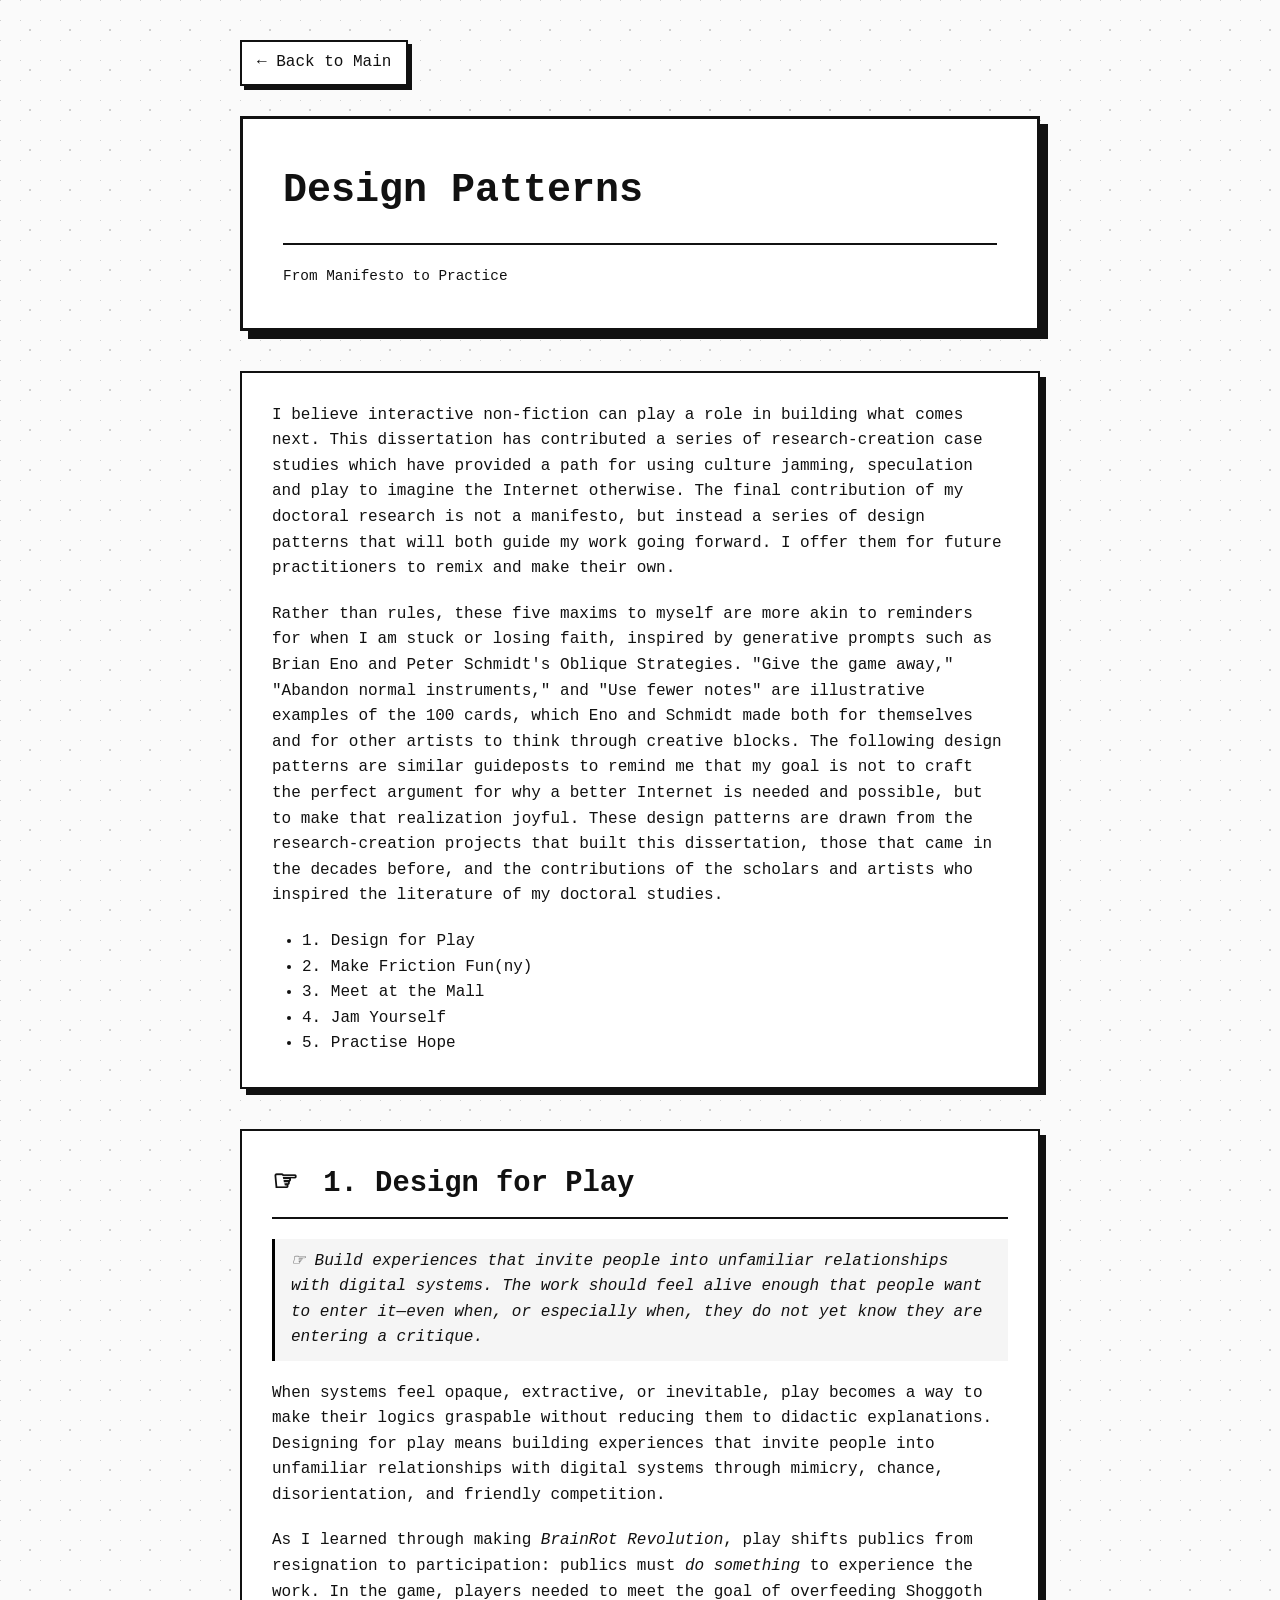
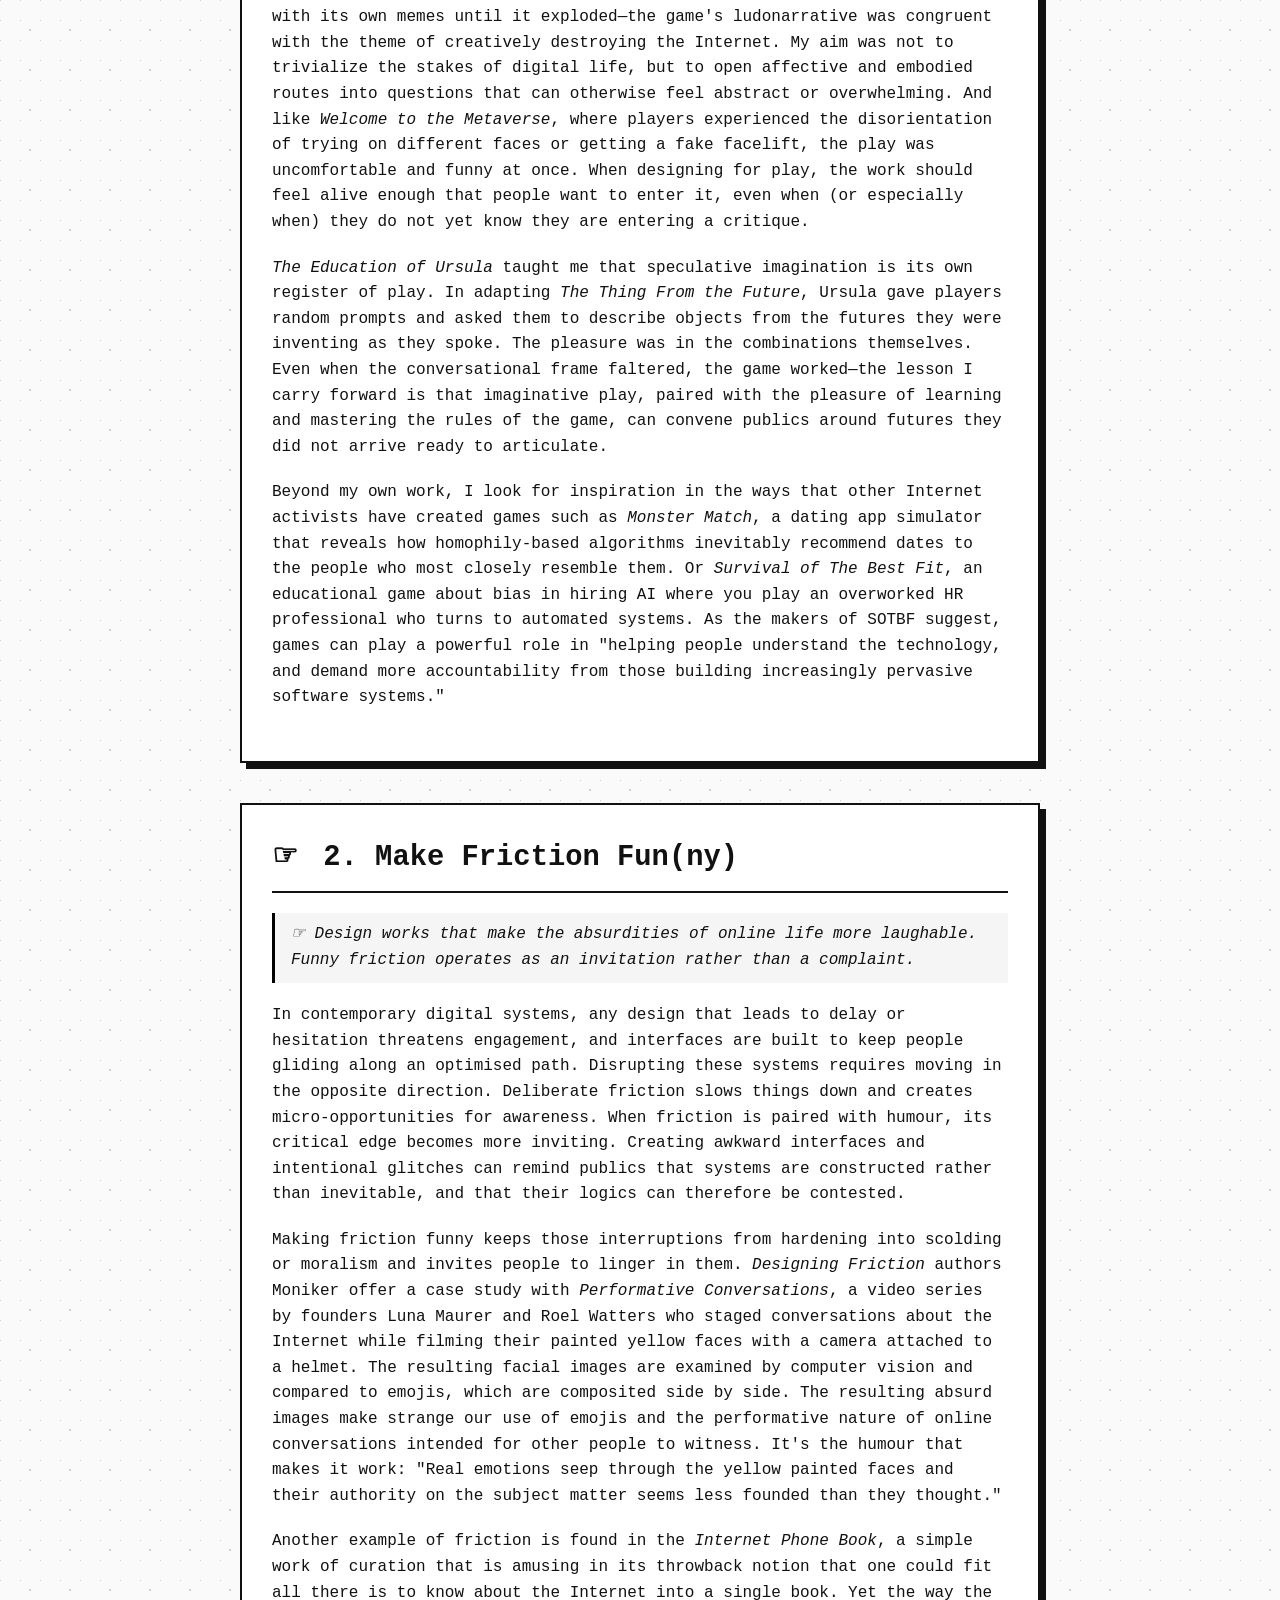
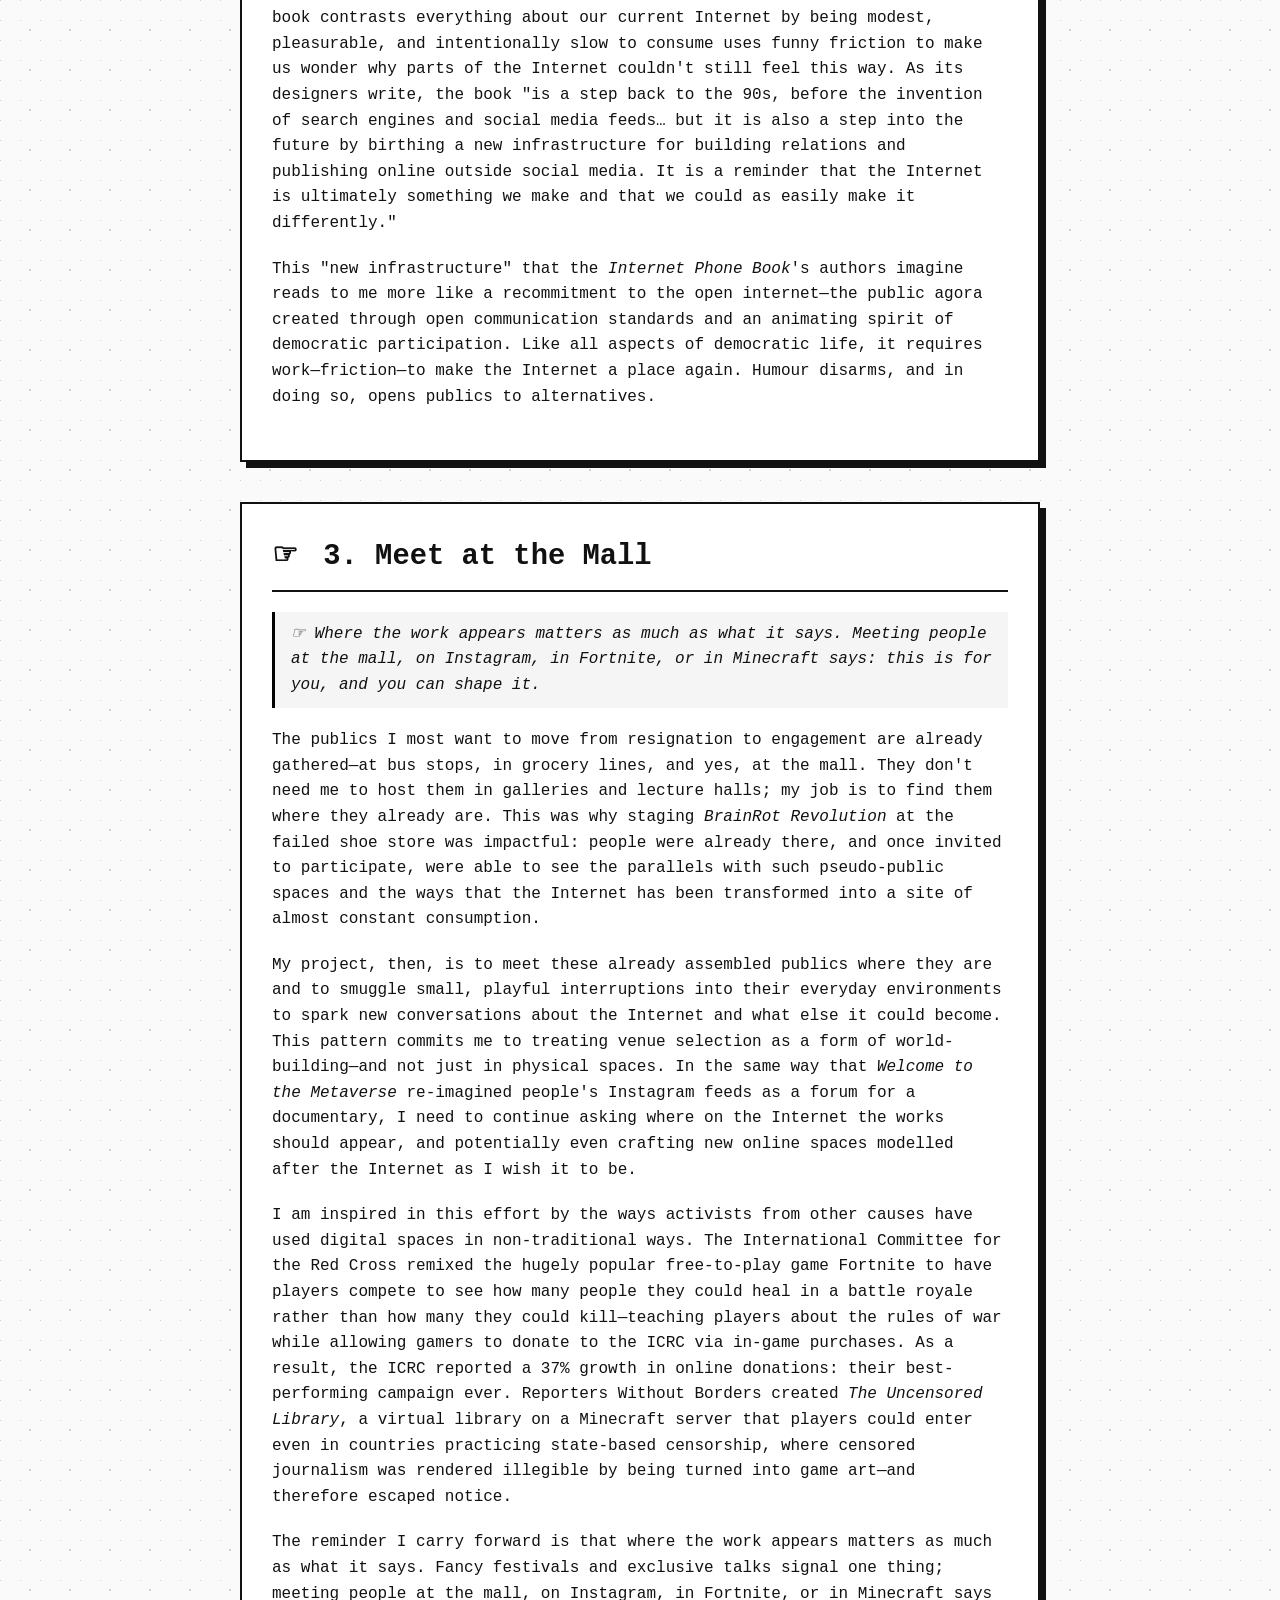
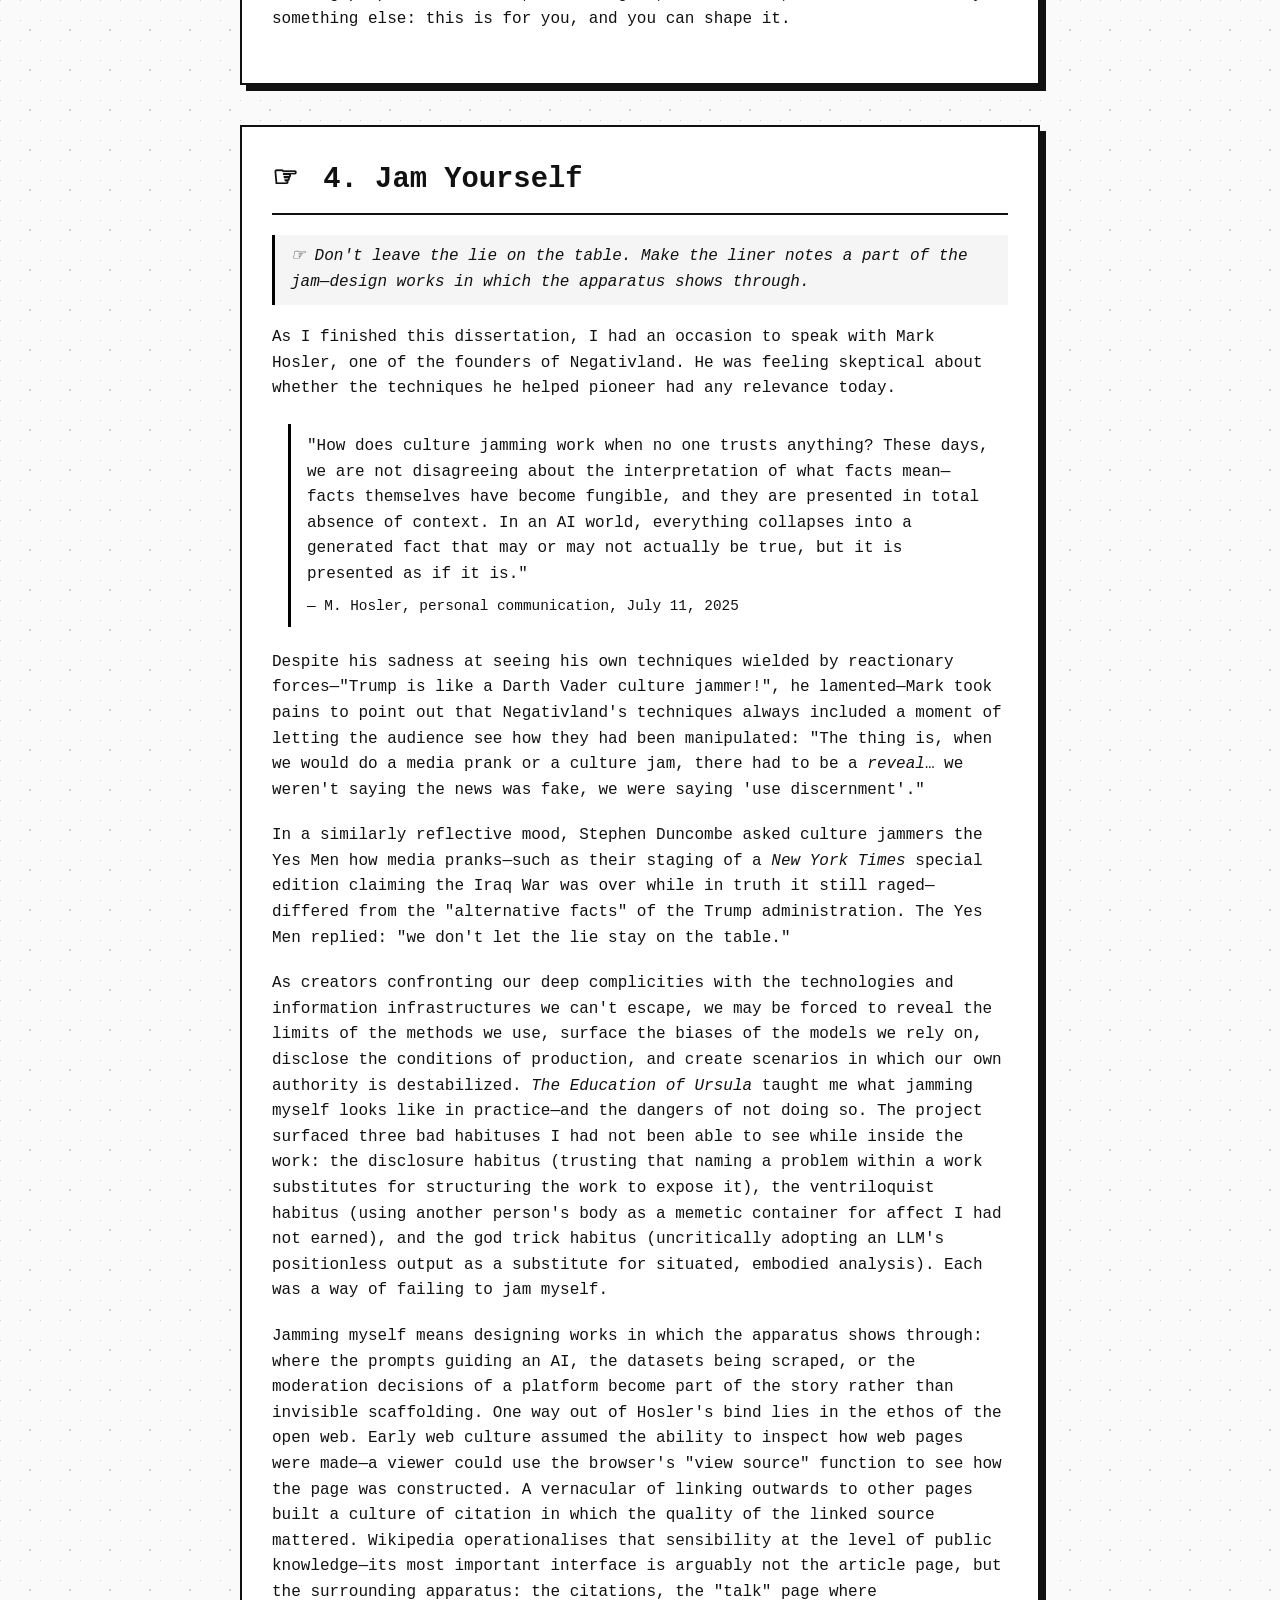
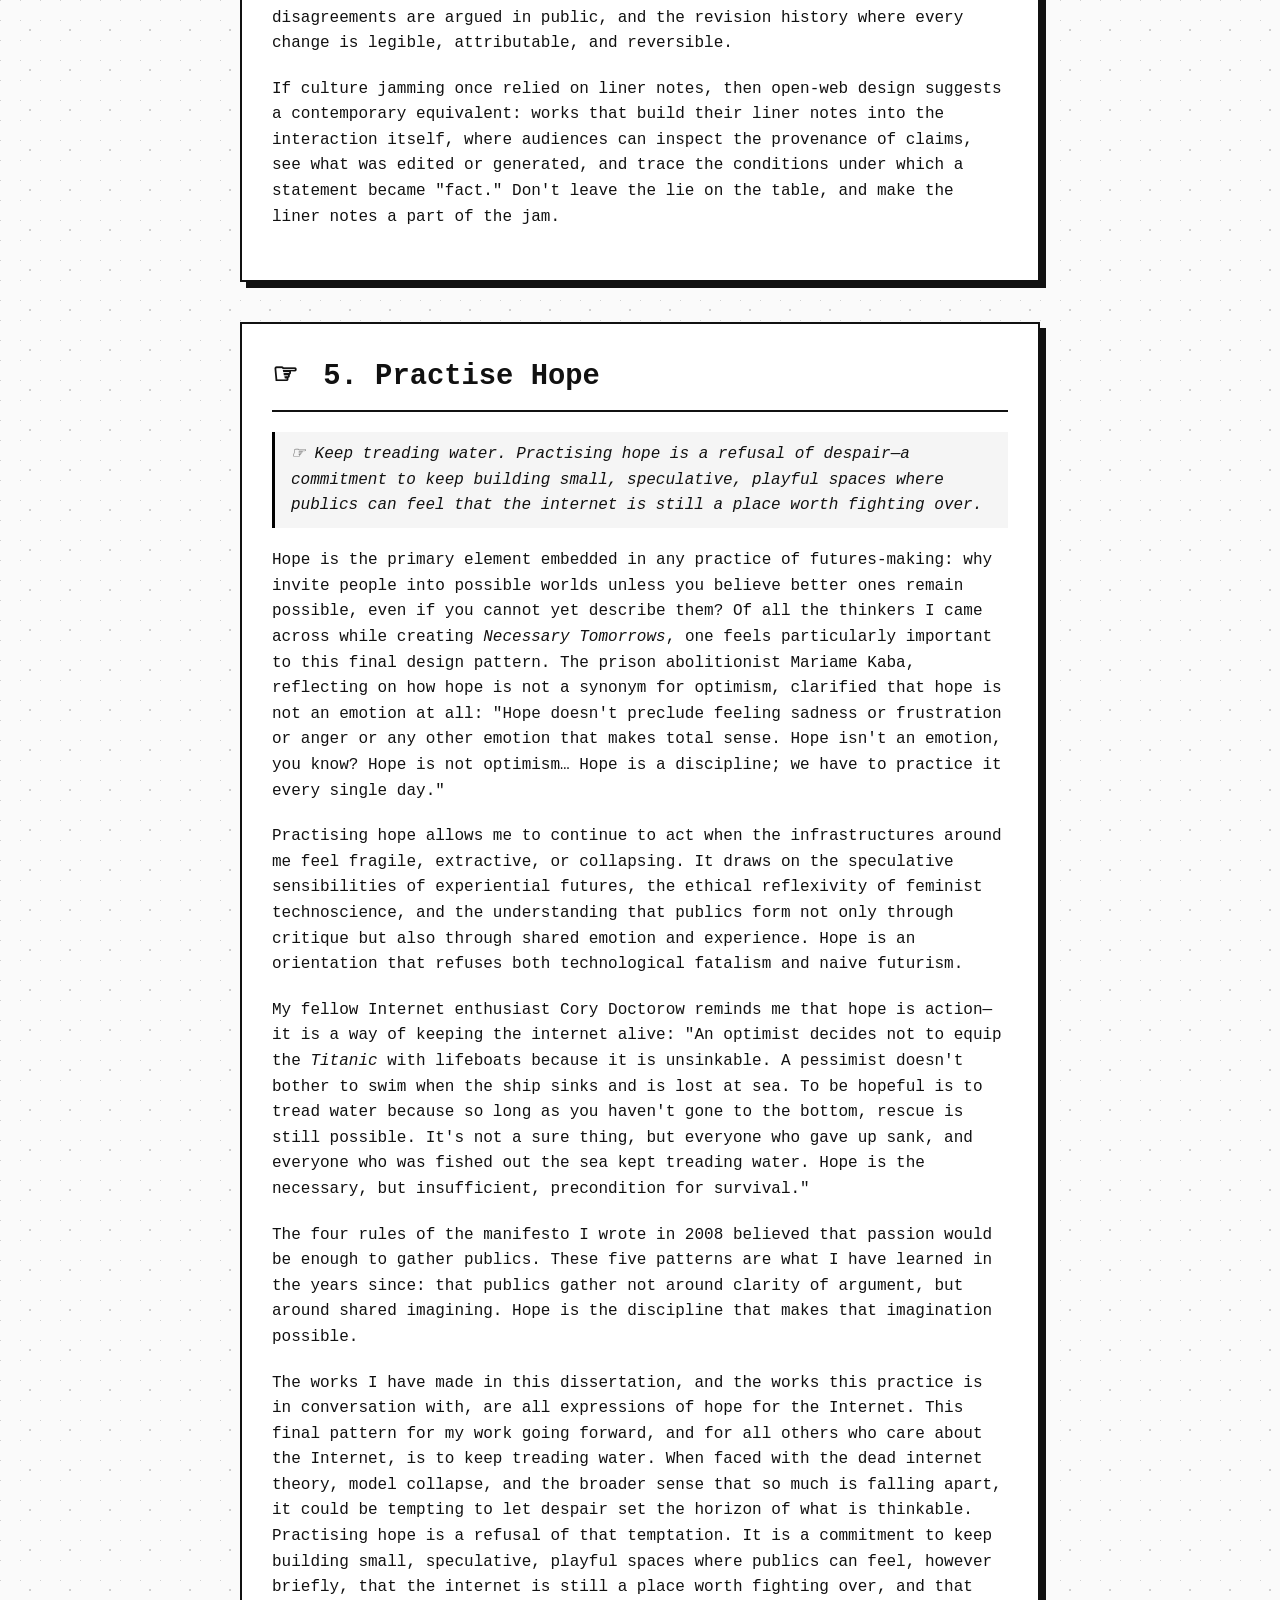
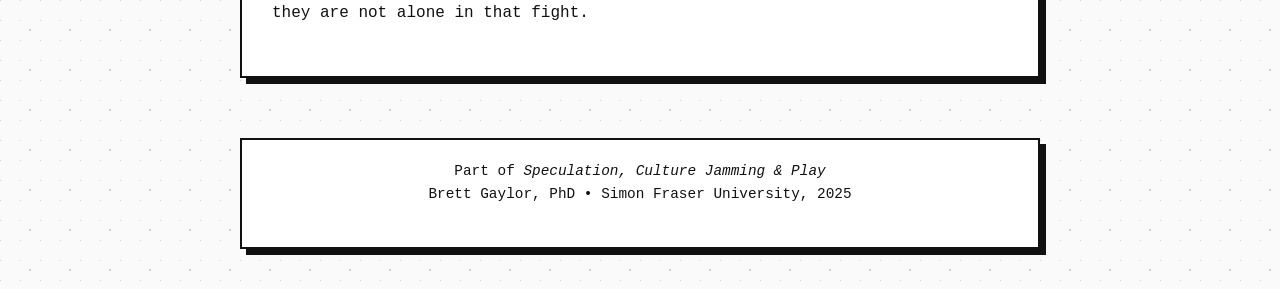
<file: patterns.html>
<!DOCTYPE html>
<html lang="en">
<head>
    <meta charset="UTF-8">
    <meta name="viewport" content="width=device-width, initial-scale=1.0">
    <title>Design Patterns - Brett Gaylor</title>
    <link rel="stylesheet" href="styles.css">
    <style>
        .pattern-summary {
            border-left: 3px solid #000;
            padding: 0.6em 1em;
            margin: 1.2em 0 1.6em 0;
            font-style: italic;
            background: #f5f5f5;
        }
        blockquote {
            border-left: 3px solid #000;
            margin: 1.4em 0 1.4em 1em;
            padding: 0.6em 1em;
        }
        blockquote cite {
            display: block;
            margin-top: 0.5em;
            font-style: normal;
            font-size: 0.9em;
        }
    </style>
</head>
<body class="case-study">
    <div class="container">
        <a href="index.html" class="back-link">← Back to Main</a>
        
        <header>
            <h1>Design Patterns</h1>
            <div class="meta">
                <span>From Manifesto to Practice</span>
            </div>
        </header>
        
        <section>
            <p>I believe interactive non-fiction can play a role in building what comes next. This dissertation has contributed a series of research-creation case studies which have provided a path for using culture jamming, speculation and play to imagine the Internet otherwise. The final contribution of my doctoral research is not a manifesto, but instead a series of design patterns that will both guide my work going forward. I offer them for future practitioners to remix and make their own.</p>

            <p>Rather than rules, these five maxims to myself are more akin to reminders for when I am stuck or losing faith, inspired by generative prompts such as Brian Eno and Peter Schmidt's Oblique Strategies. "Give the game away," "Abandon normal instruments," and "Use fewer notes" are illustrative examples of the 100 cards, which Eno and Schmidt made both for themselves and for other artists to think through creative blocks. The following design patterns are similar guideposts to remind me that my goal is not to craft the perfect argument for why a better Internet is needed and possible, but to make that realization joyful. These design patterns are drawn from the research-creation projects that built this dissertation, those that came in the decades before, and the contributions of the scholars and artists who inspired the literature of my doctoral studies.</p>

            <ul>
                <li>1. Design for Play</li>
                <li>2. Make Friction Fun(ny)</li>
                <li>3. Meet at the Mall</li>
                <li>4. Jam Yourself</li>
                <li>5. Practise Hope</li>
            </ul>
        </section>
        
        <section id="design-for-play">
            <h2>1. Design for Play</h2>

            <p class="pattern-summary">☞ <em>Build experiences that invite people into unfamiliar relationships with digital systems. The work should feel alive enough that people want to enter it—even when, or especially when, they do not yet know they are entering a critique.</em></p>
            
            <p>When systems feel opaque, extractive, or inevitable, play becomes a way to make their logics graspable without reducing them to didactic explanations. Designing for play means building experiences that invite people into unfamiliar relationships with digital systems through mimicry, chance, disorientation, and friendly competition.</p>

            <p>As I learned through making <em>BrainRot Revolution</em>, play shifts publics from resignation to participation: publics must <em>do something</em> to experience the work. In the game, players needed to meet the goal of overfeeding Shoggoth with its own memes until it exploded—the game's ludonarrative was congruent with the theme of creatively destroying the Internet. My aim was not to trivialize the stakes of digital life, but to open affective and embodied routes into questions that can otherwise feel abstract or overwhelming. And like <em>Welcome to the Metaverse</em>, where players experienced the disorientation of trying on different faces or getting a fake facelift, the play was uncomfortable and funny at once. When designing for play, the work should feel alive enough that people want to enter it, even when (or especially when) they do not yet know they are entering a critique.</p>

            <p><em>The Education of Ursula</em> taught me that speculative imagination is its own register of play. In adapting <em>The Thing From the Future</em>, Ursula gave players random prompts and asked them to describe objects from the futures they were inventing as they spoke. The pleasure was in the combinations themselves. Even when the conversational frame faltered, the game worked—the lesson I carry forward is that imaginative play, paired with the pleasure of learning and mastering the rules of the game, can convene publics around futures they did not arrive ready to articulate.</p>

            <p>Beyond my own work, I look for inspiration in the ways that other Internet activists have created games such as <em>Monster Match</em>, a dating app simulator that reveals how homophily-based algorithms inevitably recommend dates to the people who most closely resemble them. Or <em>Survival of The Best Fit</em>, an educational game about bias in hiring AI where you play an overworked HR professional who turns to automated systems. As the makers of SOTBF suggest, games can play a powerful role in "helping people understand the technology, and demand more accountability from those building increasingly pervasive software systems."</p>
        </section>
        
        <section id="make-friction-funny">
            <h2>2. Make Friction Fun(ny)</h2>

            <p class="pattern-summary">☞ <em>Design works that make the absurdities of online life more laughable. Funny friction operates as an invitation rather than a complaint.</em></p>
            
            <p>In contemporary digital systems, any design that leads to delay or hesitation threatens engagement, and interfaces are built to keep people gliding along an optimised path. Disrupting these systems requires moving in the opposite direction. Deliberate friction slows things down and creates micro-opportunities for awareness. When friction is paired with humour, its critical edge becomes more inviting. Creating awkward interfaces and intentional glitches can remind publics that systems are constructed rather than inevitable, and that their logics can therefore be contested.</p>

            <p>Making friction funny keeps those interruptions from hardening into scolding or moralism and invites people to linger in them. <em>Designing Friction</em> authors Moniker offer a case study with <em>Performative Conversations</em>, a video series by founders Luna Maurer and Roel Watters who staged conversations about the Internet while filming their painted yellow faces with a camera attached to a helmet. The resulting facial images are examined by computer vision and compared to emojis, which are composited side by side. The resulting absurd images make strange our use of emojis and the performative nature of online conversations intended for other people to witness. It's the humour that makes it work: "Real emotions seep through the yellow painted faces and their authority on the subject matter seems less founded than they thought."</p>

            <p>Another example of friction is found in the <em>Internet Phone Book</em>, a simple work of curation that is amusing in its throwback notion that one could fit all there is to know about the Internet into a single book. Yet the way the book contrasts everything about our current Internet by being modest, pleasurable, and intentionally slow to consume uses funny friction to make us wonder why parts of the Internet couldn't still feel this way. As its designers write, the book "is a step back to the 90s, before the invention of search engines and social media feeds… but it is also a step into the future by birthing a new infrastructure for building relations and publishing online outside social media. It is a reminder that the Internet is ultimately something we make and that we could as easily make it differently."</p>

            <p>This "new infrastructure" that the <em>Internet Phone Book</em>'s authors imagine reads to me more like a recommitment to the open internet—the public agora created through open communication standards and an animating spirit of democratic participation. Like all aspects of democratic life, it requires work—friction—to make the Internet a place again. Humour disarms, and in doing so, opens publics to alternatives.</p>
        </section>
        
        <section id="build-publics">
            <h2>3. Meet at the Mall</h2>

            <p class="pattern-summary">☞ <em>Where the work appears matters as much as what it says. Meeting people at the mall, on Instagram, in Fortnite, or in Minecraft says: this is for you, and you can shape it.</em></p>
            
            <p>The publics I most want to move from resignation to engagement are already gathered—at bus stops, in grocery lines, and yes, at the mall. They don't need me to host them in galleries and lecture halls; my job is to find them where they already are. This was why staging <em>BrainRot Revolution</em> at the failed shoe store was impactful: people were already there, and once invited to participate, were able to see the parallels with such pseudo-public spaces and the ways that the Internet has been transformed into a site of almost constant consumption.</p>

            <p>My project, then, is to meet these already assembled publics where they are and to smuggle small, playful interruptions into their everyday environments to spark new conversations about the Internet and what else it could become. This pattern commits me to treating venue selection as a form of world-building—and not just in physical spaces. In the same way that <em>Welcome to the Metaverse</em> re-imagined people's Instagram feeds as a forum for a documentary, I need to continue asking where on the Internet the works should appear, and potentially even crafting new online spaces modelled after the Internet as I wish it to be.</p>

            <p>I am inspired in this effort by the ways activists from other causes have used digital spaces in non-traditional ways. The International Committee for the Red Cross remixed the hugely popular free-to-play game Fortnite to have players compete to see how many people they could heal in a battle royale rather than how many they could kill—teaching players about the rules of war while allowing gamers to donate to the ICRC via in-game purchases. As a result, the ICRC reported a 37% growth in online donations: their best-performing campaign ever. Reporters Without Borders created <em>The Uncensored Library</em>, a virtual library on a Minecraft server that players could enter even in countries practicing state-based censorship, where censored journalism was rendered illegible by being turned into game art—and therefore escaped notice.</p>

            <p>The reminder I carry forward is that where the work appears matters as much as what it says. Fancy festivals and exclusive talks signal one thing; meeting people at the mall, on Instagram, in Fortnite, or in Minecraft says something else: this is for you, and you can shape it.</p>
        </section>
        
        <section id="jam-yourself">
            <h2>4. Jam Yourself</h2>

            <p class="pattern-summary">☞ <em>Don't leave the lie on the table. Make the liner notes a part of the jam—design works in which the apparatus shows through.</em></p>

            <p>As I finished this dissertation, I had an occasion to speak with Mark Hosler, one of the founders of Negativland. He was feeling skeptical about whether the techniques he helped pioneer had any relevance today.</p>

            <blockquote>"How does culture jamming work when no one trusts anything? These days, we are not disagreeing about the interpretation of what facts mean—facts themselves have become fungible, and they are presented in total absence of context. In an AI world, everything collapses into a generated fact that may or may not actually be true, but it is presented as if it is." <cite>— M. Hosler, personal communication, July 11, 2025</cite></blockquote>

            <p>Despite his sadness at seeing his own techniques wielded by reactionary forces—"Trump is like a Darth Vader culture jammer!", he lamented—Mark took pains to point out that Negativland's techniques always included a moment of letting the audience see how they had been manipulated: "The thing is, when we would do a media prank or a culture jam, there had to be a <em>reveal</em>… we weren't saying the news was fake, we were saying 'use discernment'."</p>

            <p>In a similarly reflective mood, Stephen Duncombe asked culture jammers the Yes Men how media pranks—such as their staging of a <em>New York Times</em> special edition claiming the Iraq War was over while in truth it still raged—differed from the "alternative facts" of the Trump administration. The Yes Men replied: "we don't let the lie stay on the table."</p>

            <p>As creators confronting our deep complicities with the technologies and information infrastructures we can't escape, we may be forced to reveal the limits of the methods we use, surface the biases of the models we rely on, disclose the conditions of production, and create scenarios in which our own authority is destabilized. <em>The Education of Ursula</em> taught me what jamming myself looks like in practice—and the dangers of not doing so. The project surfaced three bad habituses I had not been able to see while inside the work: the disclosure habitus (trusting that naming a problem within a work substitutes for structuring the work to expose it), the ventriloquist habitus (using another person's body as a memetic container for affect I had not earned), and the god trick habitus (uncritically adopting an LLM's positionless output as a substitute for situated, embodied analysis). Each was a way of failing to jam myself.</p>

            <p>Jamming myself means designing works in which the apparatus shows through: where the prompts guiding an AI, the datasets being scraped, or the moderation decisions of a platform become part of the story rather than invisible scaffolding. One way out of Hosler's bind lies in the ethos of the open web. Early web culture assumed the ability to inspect how web pages were made—a viewer could use the browser's "view source" function to see how the page was constructed. A vernacular of linking outwards to other pages built a culture of citation in which the quality of the linked source mattered. Wikipedia operationalises that sensibility at the level of public knowledge—its most important interface is arguably not the article page, but the surrounding apparatus: the citations, the "talk" page where disagreements are argued in public, and the revision history where every change is legible, attributable, and reversible.</p>

            <p>If culture jamming once relied on liner notes, then open-web design suggests a contemporary equivalent: works that build their liner notes into the interaction itself, where audiences can inspect the provenance of claims, see what was edited or generated, and trace the conditions under which a statement became "fact." Don't leave the lie on the table, and make the liner notes a part of the jam.</p>
        </section>
        
        <section id="practice-hope">
            <h2>5. Practise Hope</h2>

            <p class="pattern-summary">☞ <em>Keep treading water. Practising hope is a refusal of despair—a commitment to keep building small, speculative, playful spaces where publics can feel that the internet is still a place worth fighting over.</em></p>

            <p>Hope is the primary element embedded in any practice of futures-making: why invite people into possible worlds unless you believe better ones remain possible, even if you cannot yet describe them? Of all the thinkers I came across while creating <em>Necessary Tomorrows</em>, one feels particularly important to this final design pattern. The prison abolitionist Mariame Kaba, reflecting on how hope is not a synonym for optimism, clarified that hope is not an emotion at all: "Hope doesn't preclude feeling sadness or frustration or anger or any other emotion that makes total sense. Hope isn't an emotion, you know? Hope is not optimism… Hope is a discipline; we have to practice it every single day."</p>

            <p>Practising hope allows me to continue to act when the infrastructures around me feel fragile, extractive, or collapsing. It draws on the speculative sensibilities of experiential futures, the ethical reflexivity of feminist technoscience, and the understanding that publics form not only through critique but also through shared emotion and experience. Hope is an orientation that refuses both technological fatalism and naive futurism.</p>

            <p>My fellow Internet enthusiast Cory Doctorow reminds me that hope is action—it is a way of keeping the internet alive: "An optimist decides not to equip the <em>Titanic</em> with lifeboats because it is unsinkable. A pessimist doesn't bother to swim when the ship sinks and is lost at sea. To be hopeful is to tread water because so long as you haven't gone to the bottom, rescue is still possible. It's not a sure thing, but everyone who gave up sank, and everyone who was fished out the sea kept treading water. Hope is the necessary, but insufficient, precondition for survival."</p>

            <p>The four rules of the manifesto I wrote in 2008 believed that passion would be enough to gather publics. These five patterns are what I have learned in the years since: that publics gather not around clarity of argument, but around shared imagining. Hope is the discipline that makes that imagination possible.</p>

            <p>The works I have made in this dissertation, and the works this practice is in conversation with, are all expressions of hope for the Internet. This final pattern for my work going forward, and for all others who care about the Internet, is to keep treading water. When faced with the dead internet theory, model collapse, and the broader sense that so much is falling apart, it could be tempting to let despair set the horizon of what is thinkable. Practising hope is a refusal of that temptation. It is a commitment to keep building small, speculative, playful spaces where publics can feel, however briefly, that the internet is still a place worth fighting over, and that they are not alone in that fight.</p>
        </section>
        
        <footer>
            <p>Part of <em>Speculation, Culture Jamming & Play</em><br>Brett Gaylor, PhD • Simon Fraser University, 2025</p>
        </footer>
    </div>
</body>
</html>
</file>
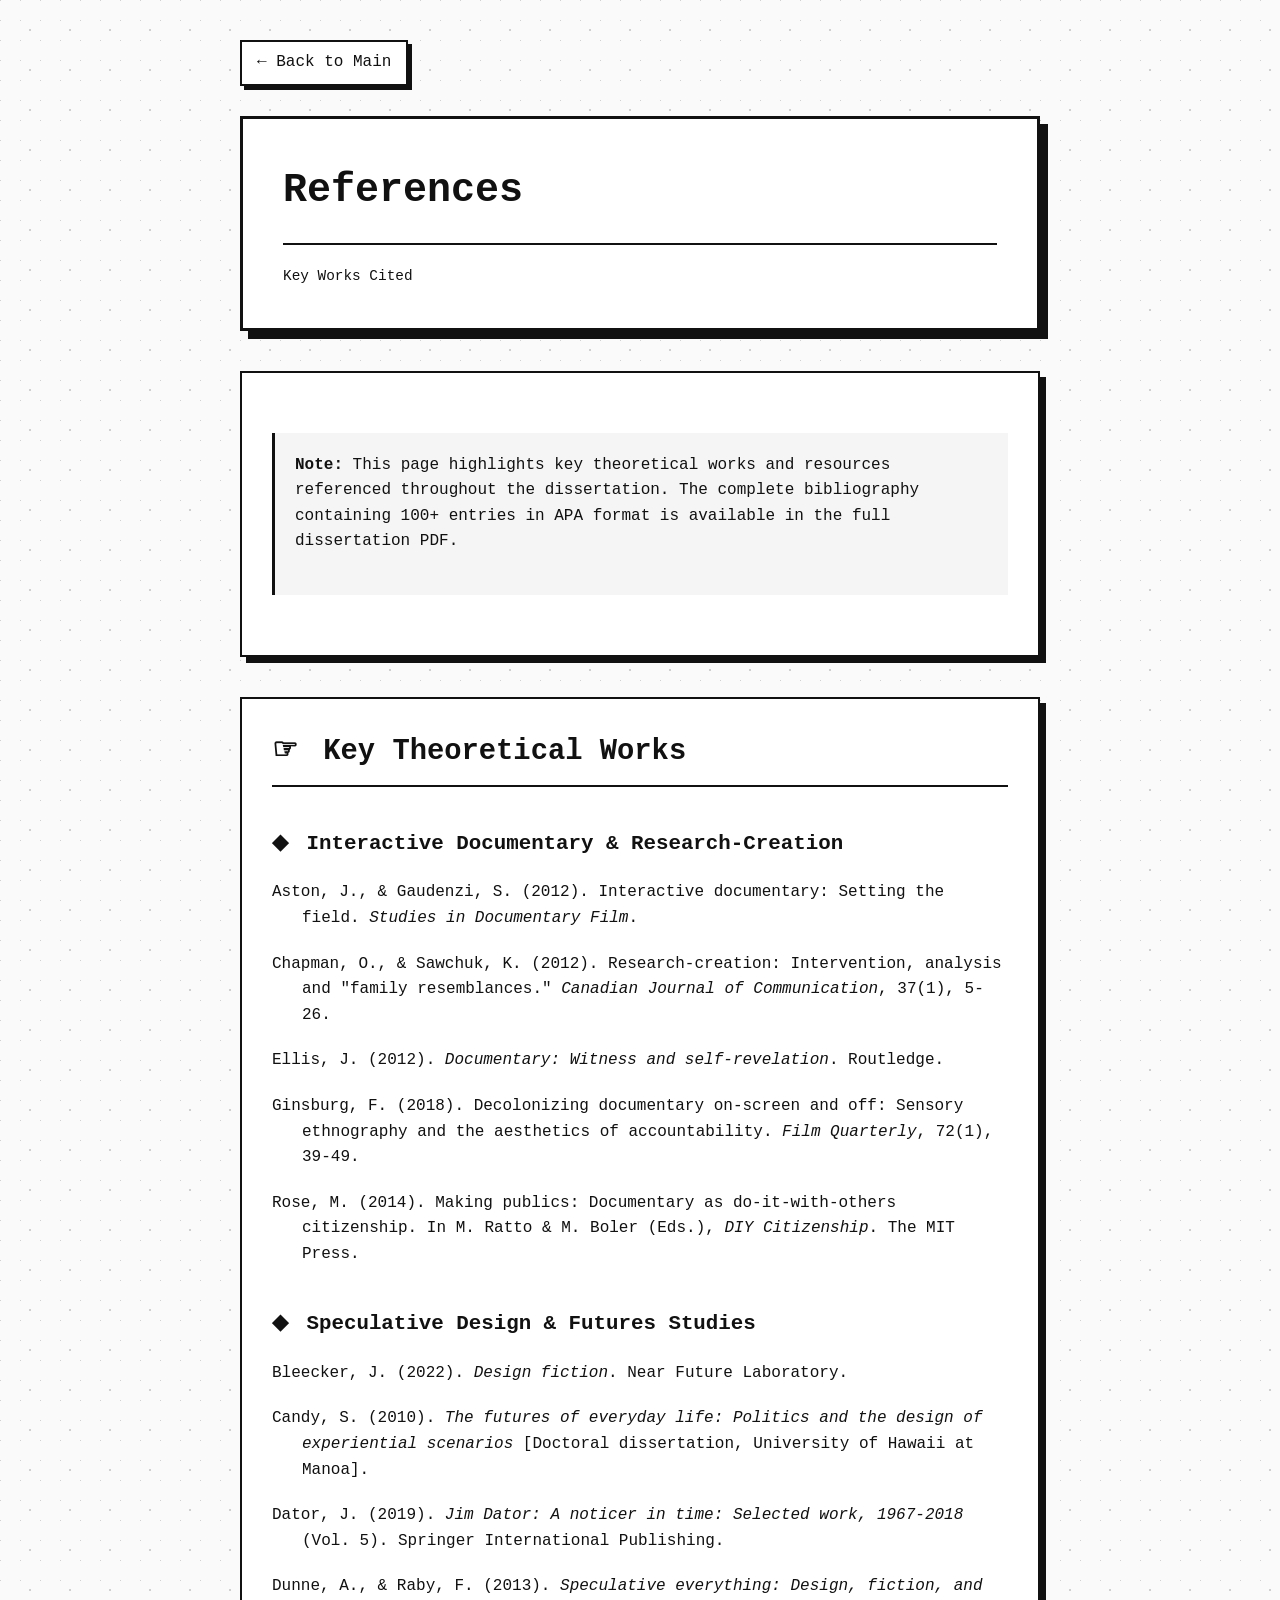
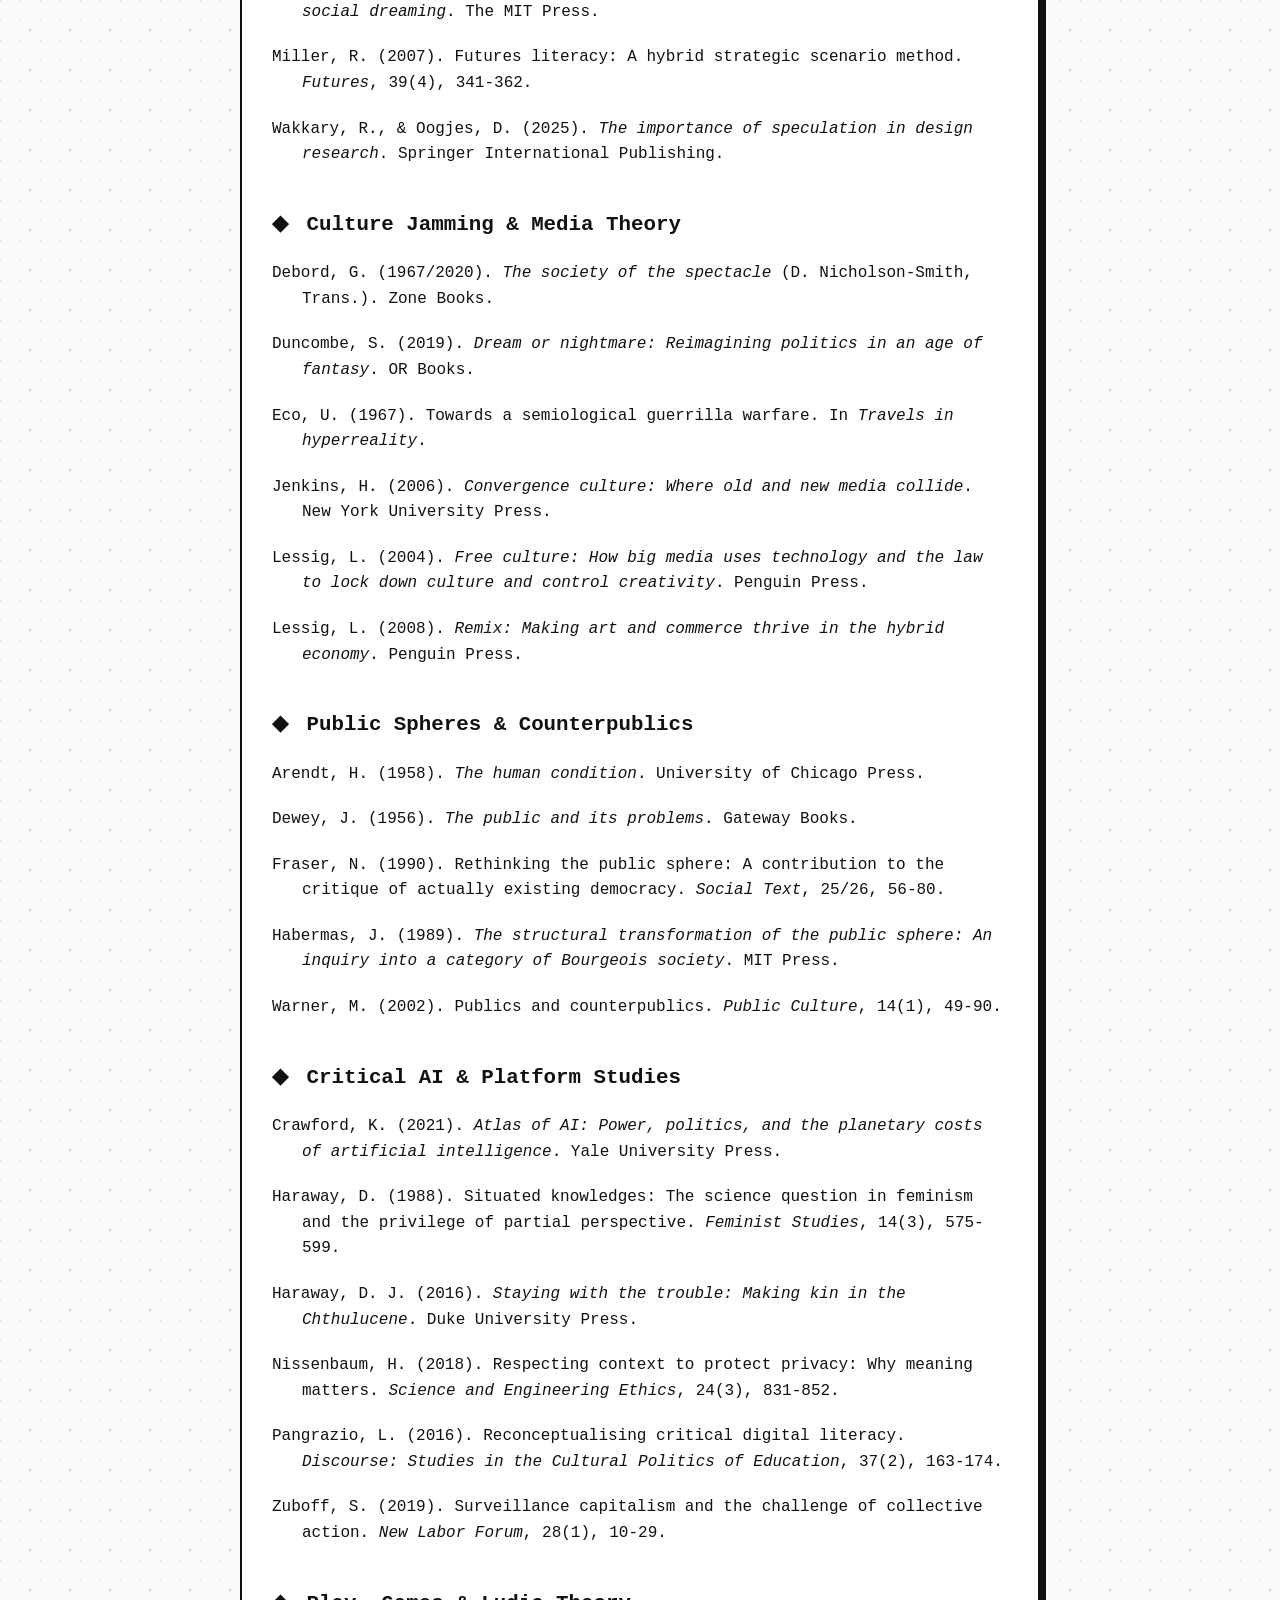
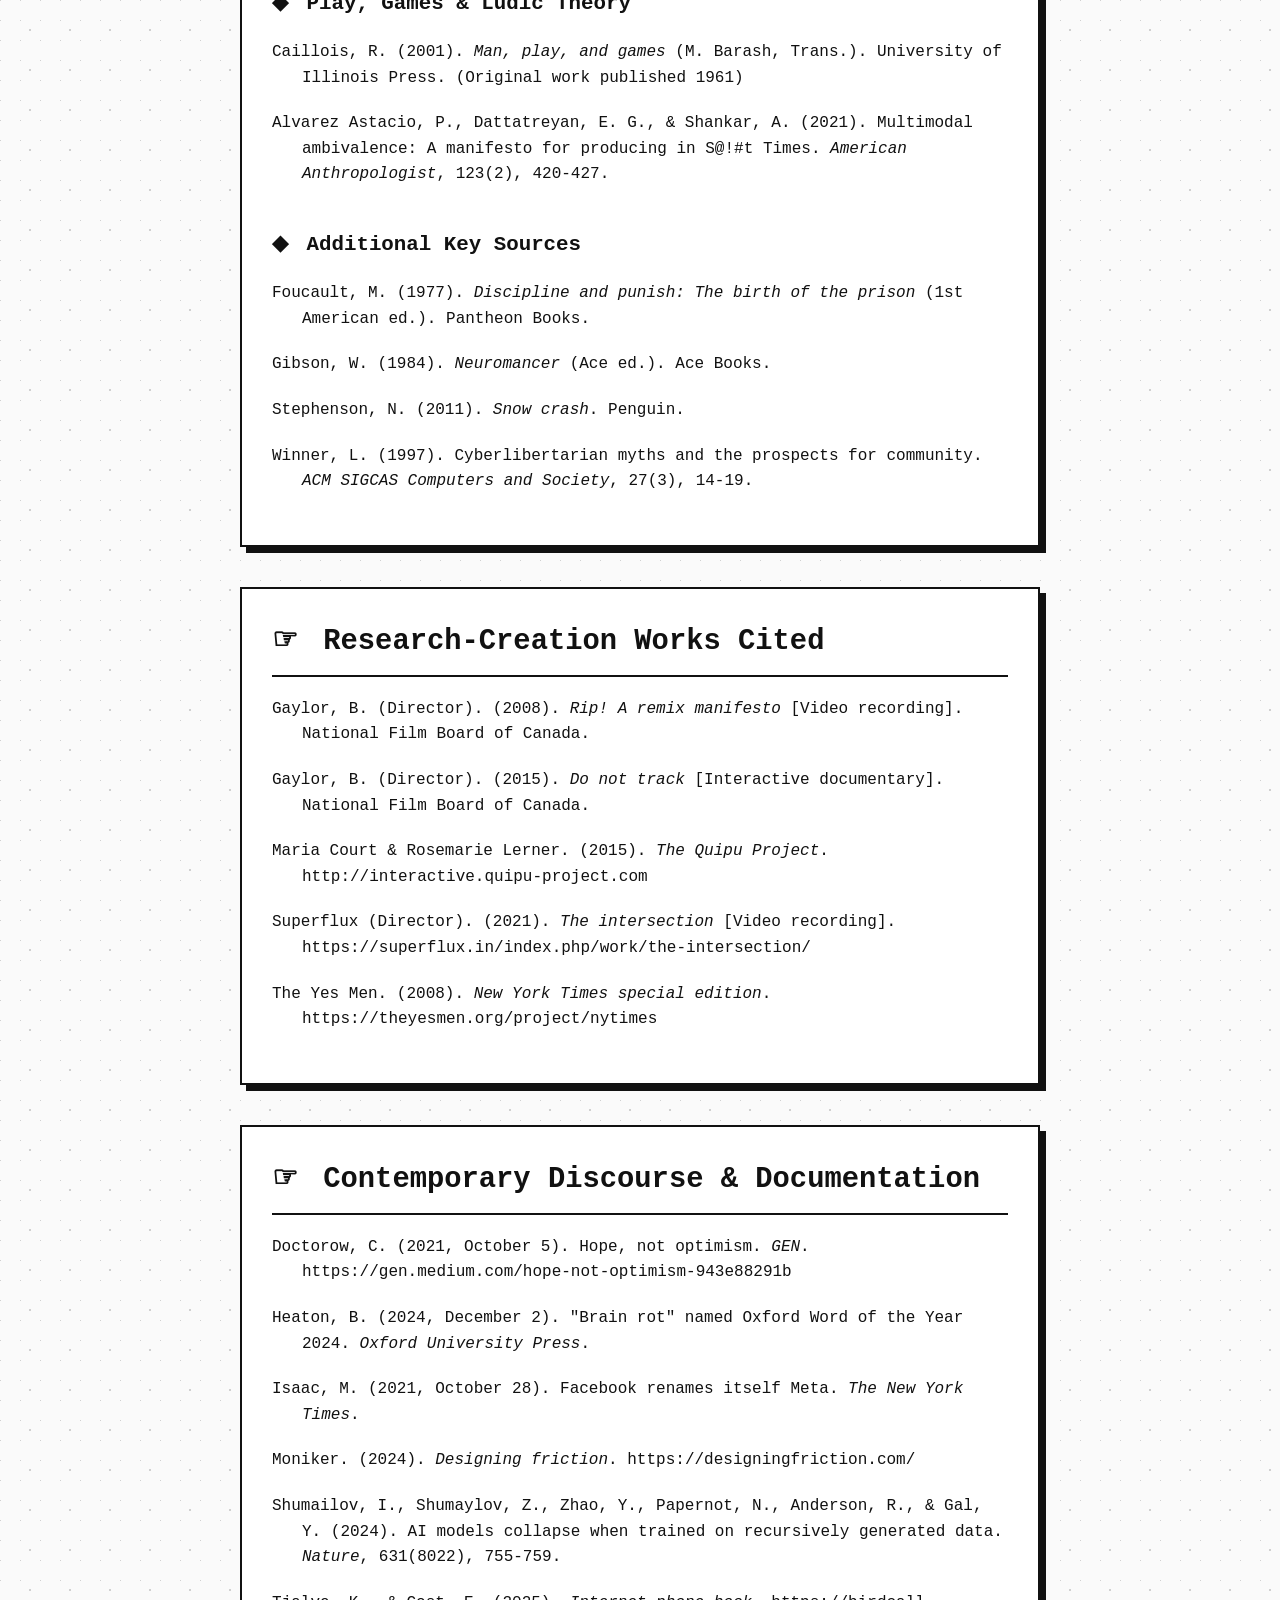
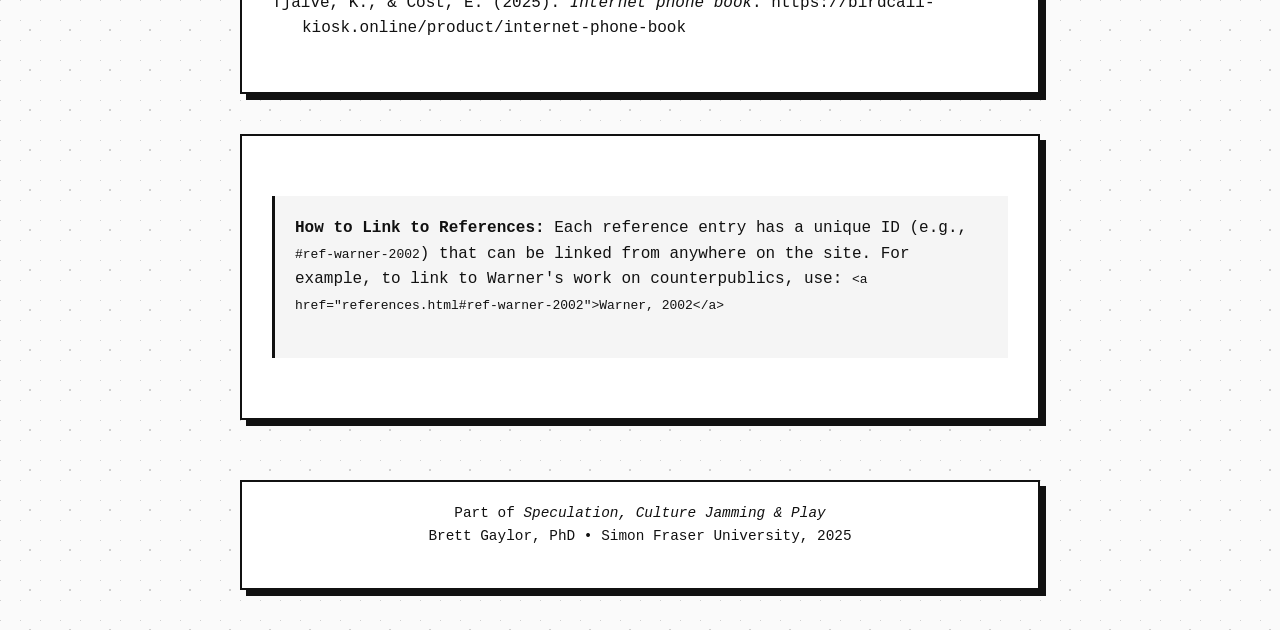
<file: references.html>
<!DOCTYPE html>
<html lang="en">
<head>
    <meta charset="UTF-8">
    <meta name="viewport" content="width=device-width, initial-scale=1.0">
    <title>References - Brett Gaylor</title>
    <link rel="stylesheet" href="styles.css">
    <style>
        .ref-entry {
            margin-bottom: 20px;
            padding-left: 30px;
            text-indent: -30px;
        }
        
        .ref-category {
            margin-top: 40px;
            margin-bottom: 20px;
        }
        
        .ref-note {
            background: #f5f5f5;
            border-left: 3px solid #111;
            padding: 20px;
            margin: 30px 0;
        }
    </style>
</head>
<body class="case-study">
    <div class="container">
        <a href="index.html" class="back-link">← Back to Main</a>
        
        <header>
            <h1>References</h1>
            <div class="meta">
                <span>Key Works Cited</span>
            </div>
        </header>
        
        <section>
            <div class="ref-note">
                <p><strong>Note:</strong> This page highlights key theoretical works and resources referenced throughout the dissertation. The complete bibliography containing 100+ entries in APA format is available in the full dissertation PDF.</p>
            </div>
        </section>
        
        <section id="key-theoretical-works">
            <h2>Key Theoretical Works</h2>
            
            <h3 class="ref-category">Interactive Documentary & Research-Creation</h3>
            
            <p class="ref-entry" id="ref-aston-2012">Aston, J., & Gaudenzi, S. (2012). Interactive documentary: Setting the field. <em>Studies in Documentary Film</em>.</p>
            
            <p class="ref-entry" id="ref-chapman-2012">Chapman, O., & Sawchuk, K. (2012). Research-creation: Intervention, analysis and "family resemblances." <em>Canadian Journal of Communication</em>, 37(1), 5-26.</p>
            
            <p class="ref-entry" id="ref-ellis-2012">Ellis, J. (2012). <em>Documentary: Witness and self-revelation</em>. Routledge.</p>
            
            <p class="ref-entry" id="ref-ginsburg-2018">Ginsburg, F. (2018). Decolonizing documentary on-screen and off: Sensory ethnography and the aesthetics of accountability. <em>Film Quarterly</em>, 72(1), 39-49.</p>
            
            <p class="ref-entry" id="ref-rose-2014">Rose, M. (2014). Making publics: Documentary as do-it-with-others citizenship. In M. Ratto & M. Boler (Eds.), <em>DIY Citizenship</em>. The MIT Press.</p>
            
            <h3 class="ref-category">Speculative Design & Futures Studies</h3>
            
            <p class="ref-entry" id="ref-bleecker-2022">Bleecker, J. (2022). <em>Design fiction</em>. Near Future Laboratory.</p>
            
            <p class="ref-entry" id="ref-candy-2010">Candy, S. (2010). <em>The futures of everyday life: Politics and the design of experiential scenarios</em> [Doctoral dissertation, University of Hawaii at Manoa].</p>
            
            <p class="ref-entry" id="ref-dator-2019">Dator, J. (2019). <em>Jim Dator: A noticer in time: Selected work, 1967-2018</em> (Vol. 5). Springer International Publishing.</p>
            
            <p class="ref-entry" id="ref-dunne-raby-2013">Dunne, A., & Raby, F. (2013). <em>Speculative everything: Design, fiction, and social dreaming</em>. The MIT Press.</p>
            
            <p class="ref-entry" id="ref-miller-2007">Miller, R. (2007). Futures literacy: A hybrid strategic scenario method. <em>Futures</em>, 39(4), 341-362.</p>
            
            <p class="ref-entry" id="ref-wakkary-2025">Wakkary, R., & Oogjes, D. (2025). <em>The importance of speculation in design research</em>. Springer International Publishing.</p>
            
            <h3 class="ref-category">Culture Jamming & Media Theory</h3>
            
            <p class="ref-entry" id="ref-debord-1967">Debord, G. (1967/2020). <em>The society of the spectacle</em> (D. Nicholson-Smith, Trans.). Zone Books.</p>
            
            <p class="ref-entry" id="ref-duncombe-2019">Duncombe, S. (2019). <em>Dream or nightmare: Reimagining politics in an age of fantasy</em>. OR Books.</p>
            
            <p class="ref-entry" id="ref-eco-1967">Eco, U. (1967). Towards a semiological guerrilla warfare. In <em>Travels in hyperreality</em>.</p>
            
            <p class="ref-entry" id="ref-jenkins-2006">Jenkins, H. (2006). <em>Convergence culture: Where old and new media collide</em>. New York University Press.</p>
            
            <p class="ref-entry" id="ref-lessig-2004">Lessig, L. (2004). <em>Free culture: How big media uses technology and the law to lock down culture and control creativity</em>. Penguin Press.</p>
            
            <p class="ref-entry" id="ref-lessig-2008">Lessig, L. (2008). <em>Remix: Making art and commerce thrive in the hybrid economy</em>. Penguin Press.</p>
            
            <h3 class="ref-category">Public Spheres & Counterpublics</h3>
            
            <p class="ref-entry" id="ref-arendt-1958">Arendt, H. (1958). <em>The human condition</em>. University of Chicago Press.</p>
            
            <p class="ref-entry" id="ref-dewey-1956">Dewey, J. (1956). <em>The public and its problems</em>. Gateway Books.</p>
            
            <p class="ref-entry" id="ref-fraser-1990">Fraser, N. (1990). Rethinking the public sphere: A contribution to the critique of actually existing democracy. <em>Social Text</em>, 25/26, 56-80.</p>
            
            <p class="ref-entry" id="ref-habermas-1989">Habermas, J. (1989). <em>The structural transformation of the public sphere: An inquiry into a category of Bourgeois society</em>. MIT Press.</p>
            
            <p class="ref-entry" id="ref-warner-2002">Warner, M. (2002). Publics and counterpublics. <em>Public Culture</em>, 14(1), 49-90.</p>
            
            <h3 class="ref-category">Critical AI & Platform Studies</h3>
            
            <p class="ref-entry" id="ref-crawford-2021">Crawford, K. (2021). <em>Atlas of AI: Power, politics, and the planetary costs of artificial intelligence</em>. Yale University Press.</p>
            
            <p class="ref-entry" id="ref-haraway-1988">Haraway, D. (1988). Situated knowledges: The science question in feminism and the privilege of partial perspective. <em>Feminist Studies</em>, 14(3), 575-599.</p>
            
            <p class="ref-entry" id="ref-haraway-2016">Haraway, D. J. (2016). <em>Staying with the trouble: Making kin in the Chthulucene</em>. Duke University Press.</p>
            
            <p class="ref-entry" id="ref-nissenbaum-2018">Nissenbaum, H. (2018). Respecting context to protect privacy: Why meaning matters. <em>Science and Engineering Ethics</em>, 24(3), 831-852.</p>
            
            <p class="ref-entry" id="ref-pangrazio-2016">Pangrazio, L. (2016). Reconceptualising critical digital literacy. <em>Discourse: Studies in the Cultural Politics of Education</em>, 37(2), 163-174.</p>
            
            <p class="ref-entry" id="ref-zuboff-2019">Zuboff, S. (2019). Surveillance capitalism and the challenge of collective action. <em>New Labor Forum</em>, 28(1), 10-29.</p>
            
            <h3 class="ref-category">Play, Games & Ludic Theory</h3>
            
            <p class="ref-entry" id="ref-caillois-2001">Caillois, R. (2001). <em>Man, play, and games</em> (M. Barash, Trans.). University of Illinois Press. (Original work published 1961)</p>
            
            <p class="ref-entry" id="ref-alvarez-2021">Alvarez Astacio, P., Dattatreyan, E. G., & Shankar, A. (2021). Multimodal ambivalence: A manifesto for producing in S@!#t Times. <em>American Anthropologist</em>, 123(2), 420-427.</p>
            
            <h3 class="ref-category">Additional Key Sources</h3>
            
            <p class="ref-entry" id="ref-foucault-1977">Foucault, M. (1977). <em>Discipline and punish: The birth of the prison</em> (1st American ed.). Pantheon Books.</p>
            
            <p class="ref-entry" id="ref-gibson-1984">Gibson, W. (1984). <em>Neuromancer</em> (Ace ed.). Ace Books.</p>
            
            <p class="ref-entry" id="ref-stephenson-2011">Stephenson, N. (2011). <em>Snow crash</em>. Penguin.</p>
            
            <p class="ref-entry" id="ref-winner-1997">Winner, L. (1997). Cyberlibertarian myths and the prospects for community. <em>ACM SIGCAS Computers and Society</em>, 27(3), 14-19.</p>
        </section>
        
        <section id="cited-works">
            <h2>Research-Creation Works Cited</h2>
            
            <p class="ref-entry">Gaylor, B. (Director). (2008). <em>Rip! A remix manifesto</em> [Video recording]. National Film Board of Canada.</p>
            
            <p class="ref-entry">Gaylor, B. (Director). (2015). <em>Do not track</em> [Interactive documentary]. National Film Board of Canada.</p>
            
            <p class="ref-entry">Maria Court & Rosemarie Lerner. (2015). <em>The Quipu Project</em>. http://interactive.quipu-project.com</p>
            
            <p class="ref-entry">Superflux (Director). (2021). <em>The intersection</em> [Video recording]. https://superflux.in/index.php/work/the-intersection/</p>
            
            <p class="ref-entry">The Yes Men. (2008). <em>New York Times special edition</em>. https://theyesmen.org/project/nytimes</p>
        </section>
        
        <section id="contemporary-sources">
            <h2>Contemporary Discourse & Documentation</h2>
            
            <p class="ref-entry">Doctorow, C. (2021, October 5). Hope, not optimism. <em>GEN</em>. https://gen.medium.com/hope-not-optimism-943e88291b</p>
            
            <p class="ref-entry">Heaton, B. (2024, December 2). "Brain rot" named Oxford Word of the Year 2024. <em>Oxford University Press</em>.</p>
            
            <p class="ref-entry">Isaac, M. (2021, October 28). Facebook renames itself Meta. <em>The New York Times</em>.</p>
            
            <p class="ref-entry">Moniker. (2024). <em>Designing friction</em>. https://designingfriction.com/</p>
            
            <p class="ref-entry">Shumailov, I., Shumaylov, Z., Zhao, Y., Papernot, N., Anderson, R., & Gal, Y. (2024). AI models collapse when trained on recursively generated data. <em>Nature</em>, 631(8022), 755-759.</p>
            
            <p class="ref-entry">Tjalve, K., & Cost, E. (2025). <em>Internet phone book</em>. https://birdcall-kiosk.online/product/internet-phone-book</p>
        </section>
        
        <section>
            <div class="ref-note">
                <p><strong>How to Link to References:</strong> Each reference entry has a unique ID (e.g., <code>#ref-warner-2002</code>) that can be linked from anywhere on the site. For example, to link to Warner's work on counterpublics, use: <code>&lt;a href="references.html#ref-warner-2002"&gt;Warner, 2002&lt;/a&gt;</code></p>
            </div>
        </section>
        
        <footer>
            <p>Part of <em>Speculation, Culture Jamming & Play</em><br>Brett Gaylor, PhD • Simon Fraser University, 2025</p>
        </footer>
    </div>
</body>
</html>
</file>
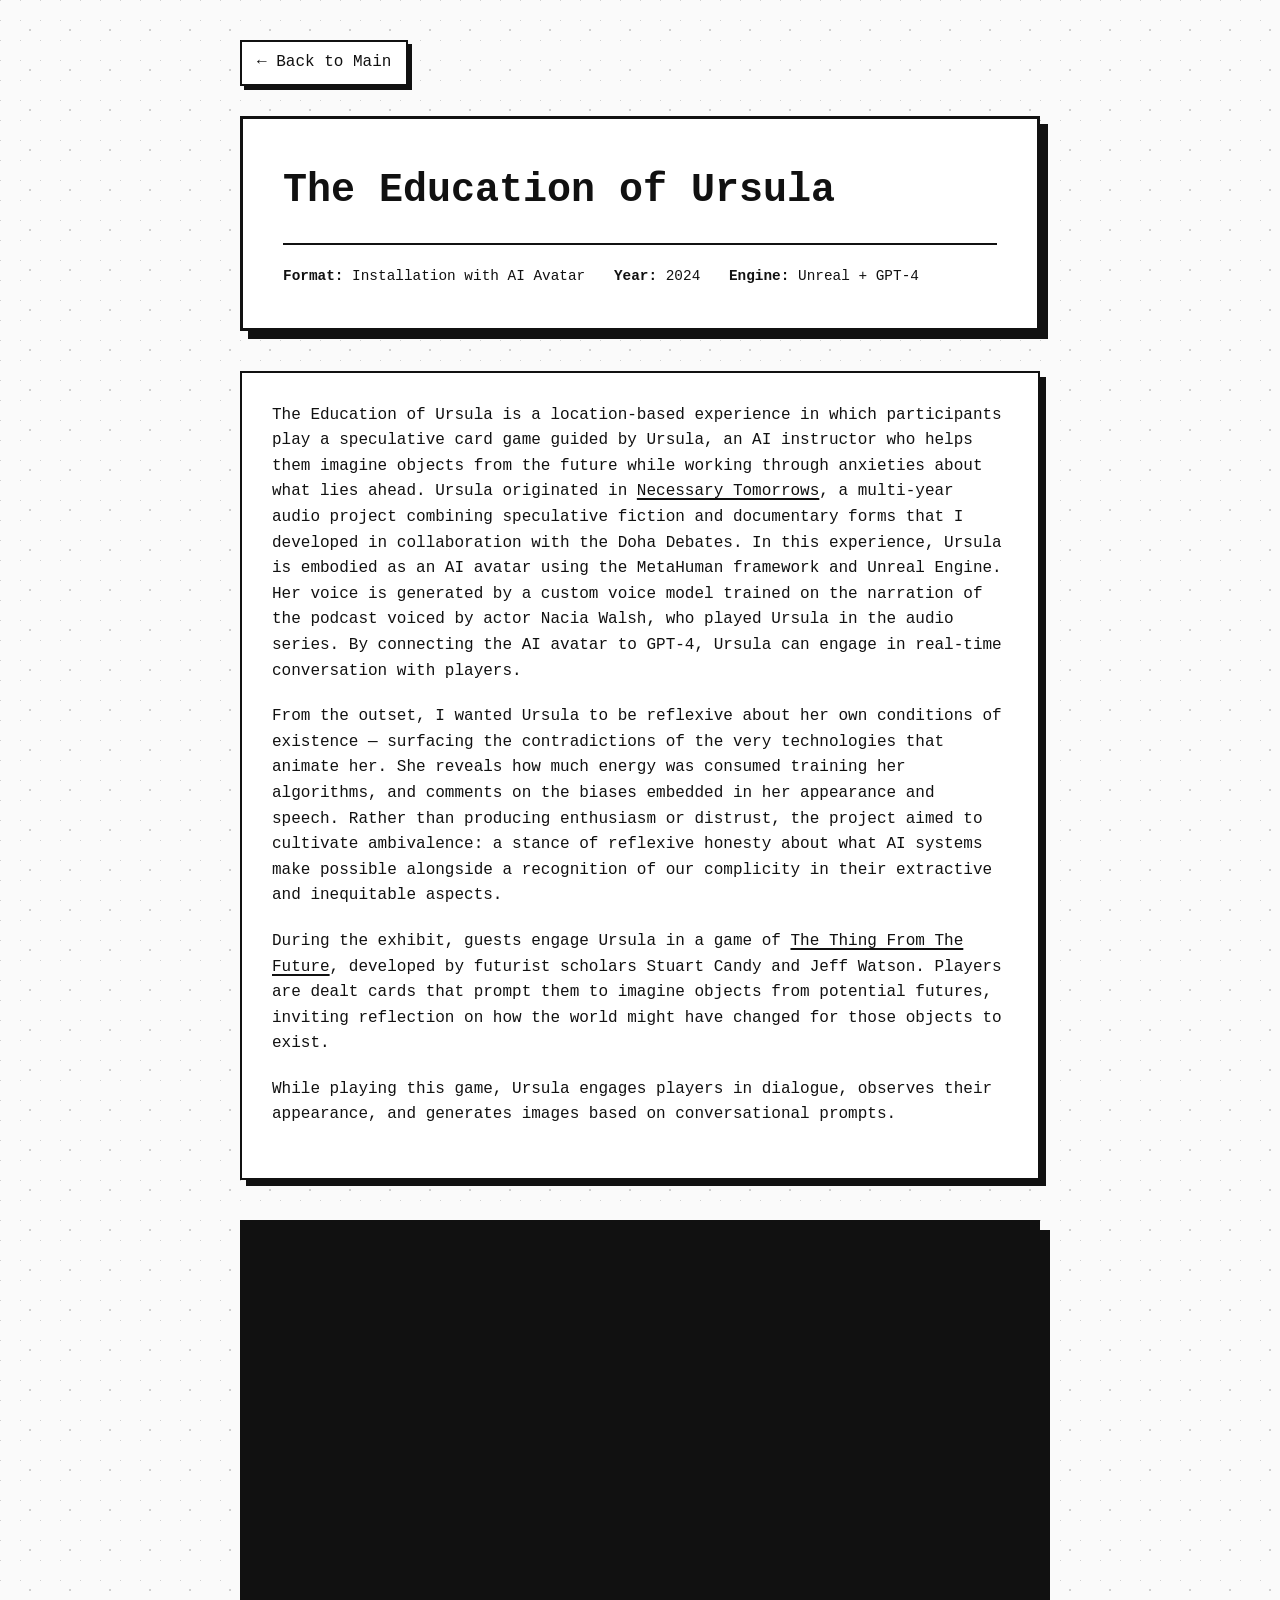
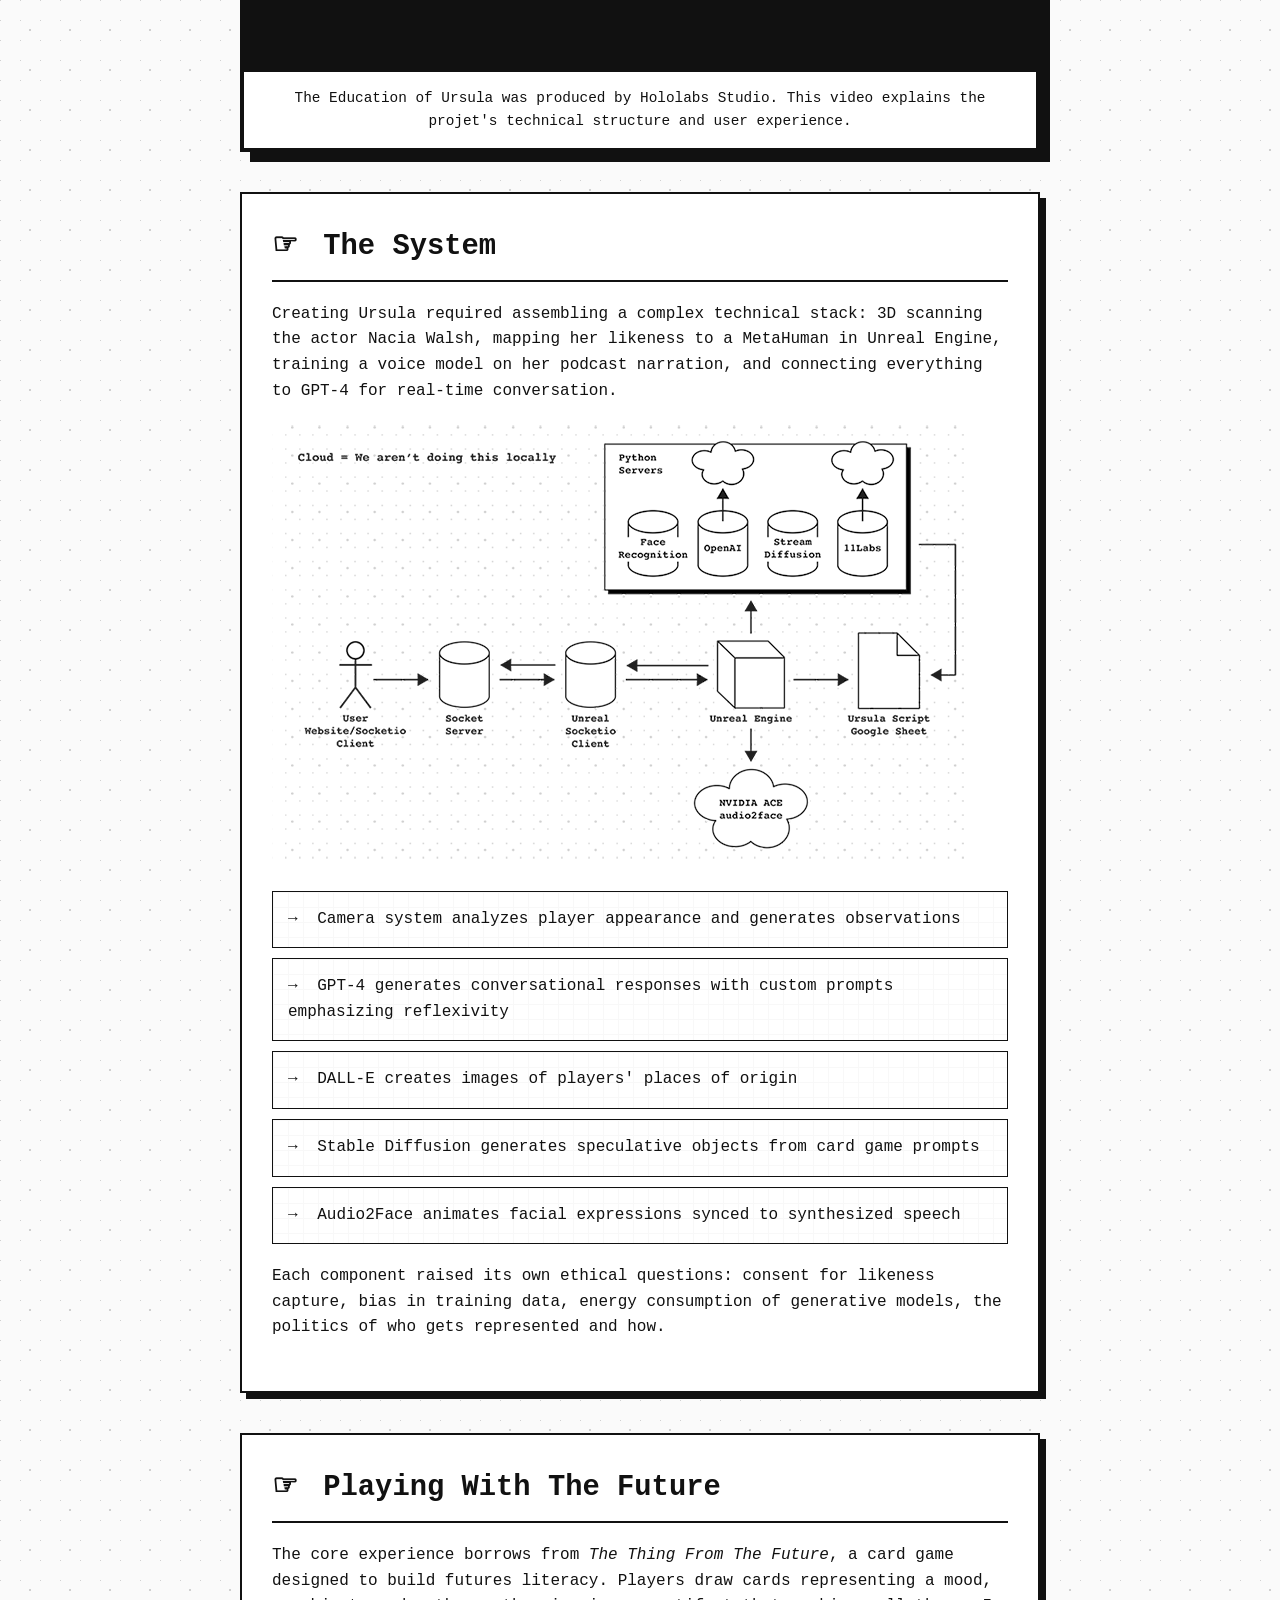
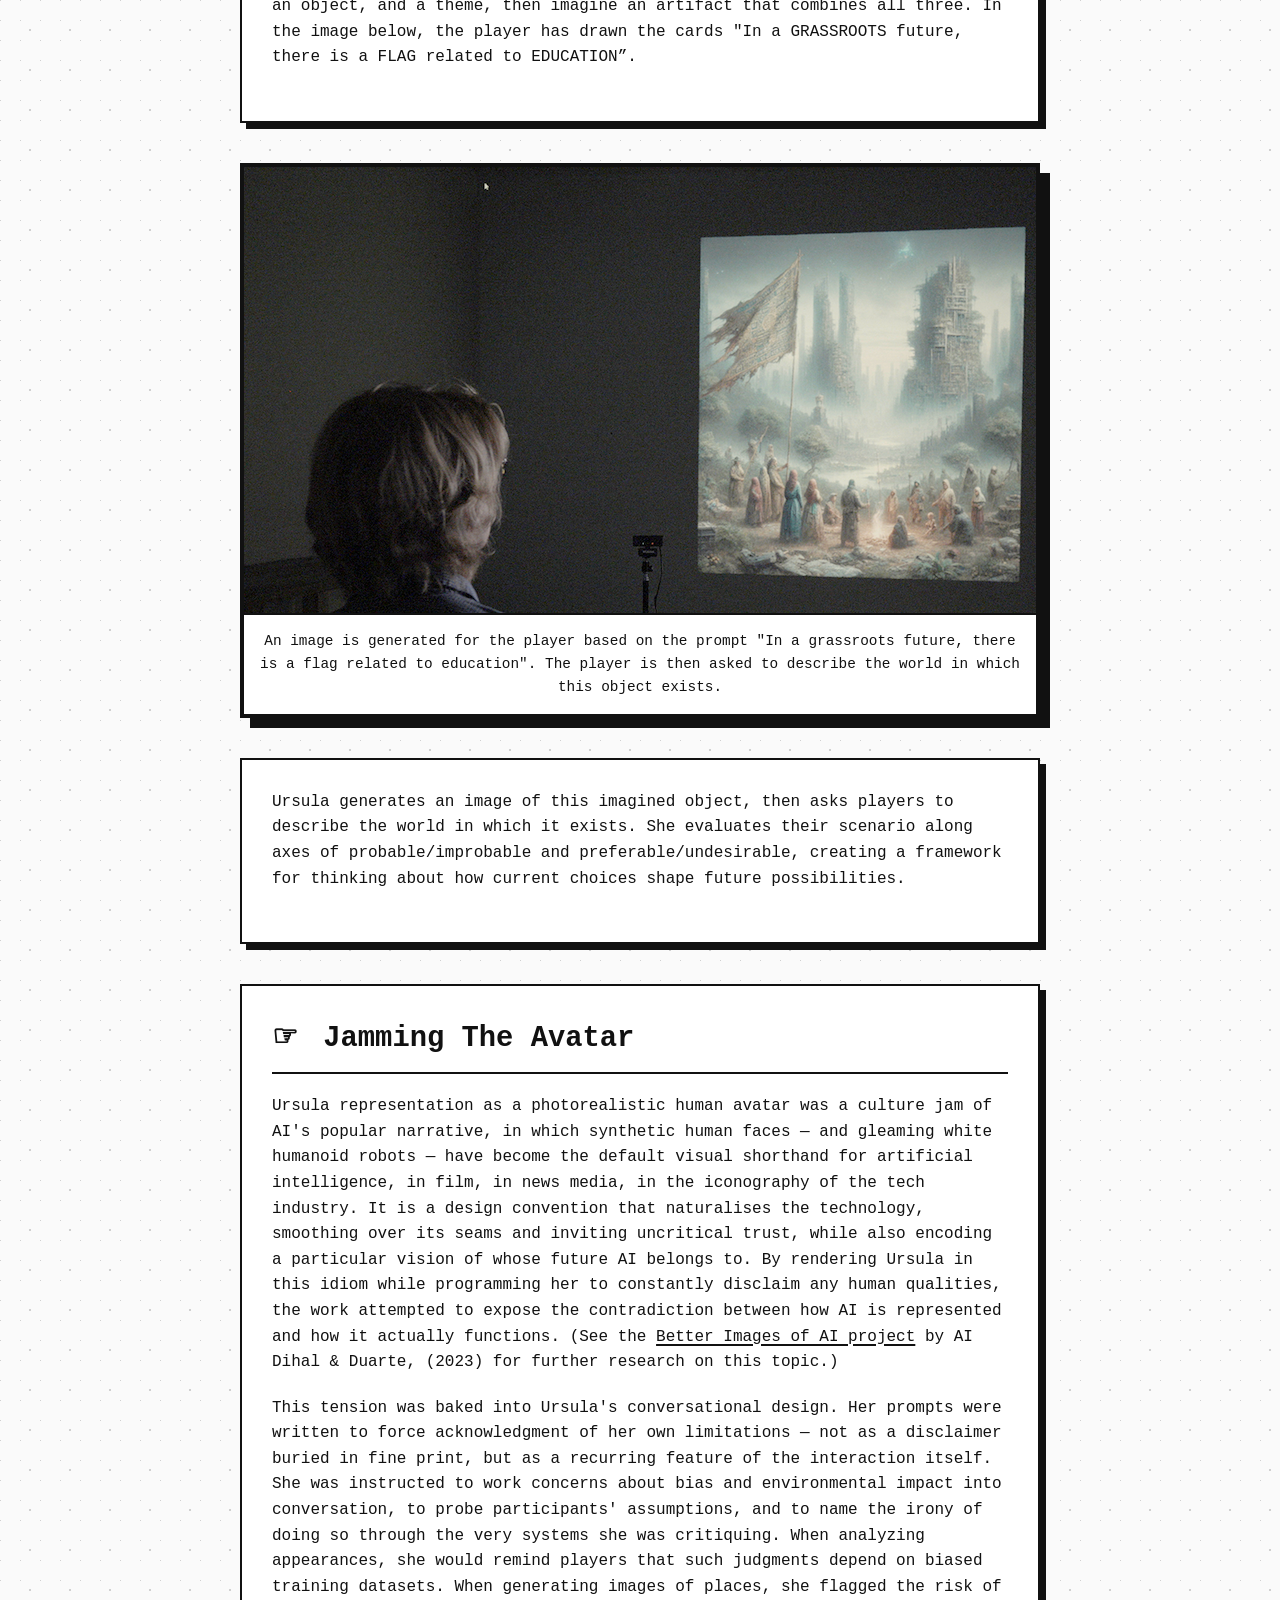
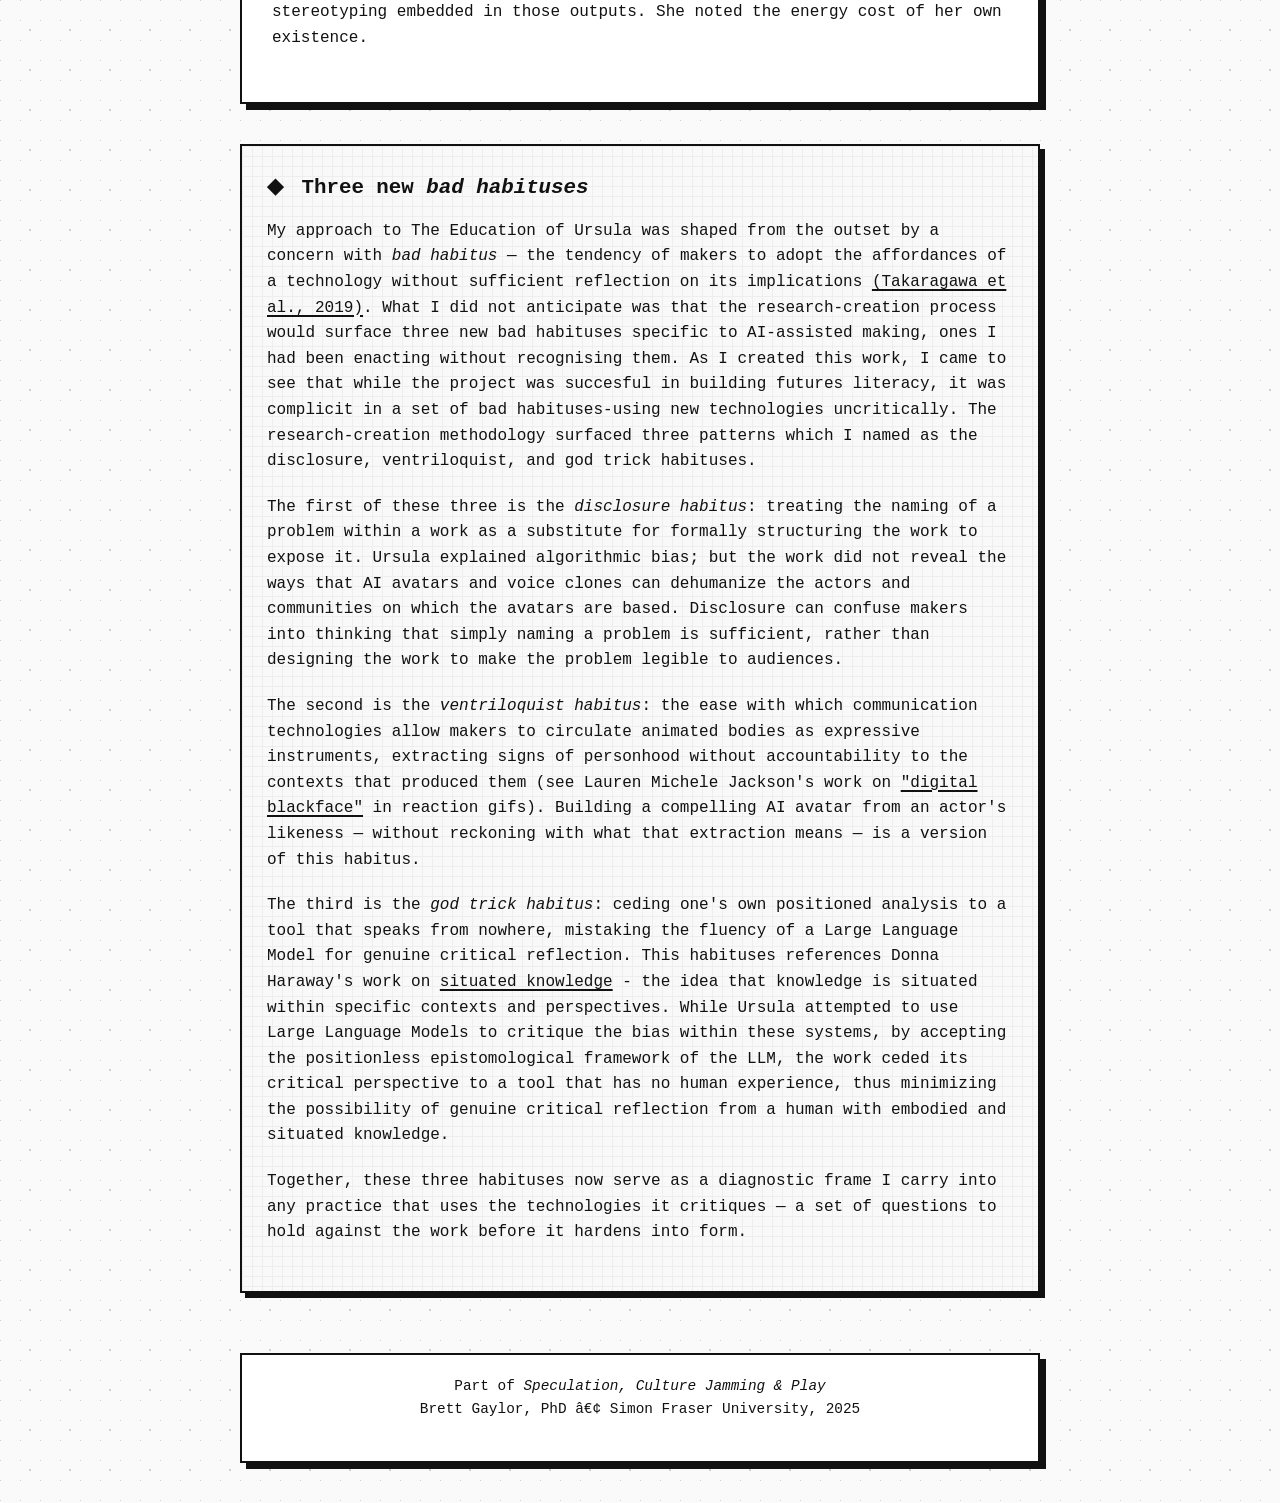
<file: ursula.html>
<!DOCTYPE html>
<html lang="en">
<head>
    <meta charset="UTF-8">
    <meta name="viewport" content="width=device-width, initial-scale=1.0">
    <title>The Education of Ursula - Brett Gaylor</title>
    <link rel="stylesheet" href="styles.css">
</head>
<body class="case-study">
<body>
    <div class="container">
        <a href="index.html" class="back-link">← Back to Main</a>
        
        <header>
            <h1>The Education of Ursula</h1>
            <div class="meta">
                <span><strong>Format:</strong> Installation with AI Avatar</span>
                <span><strong>Year:</strong> 2024</span>
                <span><strong>Engine:</strong> Unreal + GPT-4</span>
            </div>
        </header>
        
        <section>
            <p>  The Education of Ursula is a location-based experience in which participants play a speculative card game guided by Ursula, an AI instructor who helps them imagine objects from the future while working through anxieties about what lies ahead. Ursula originated in <a href="https://dohadebates.com/necessary-tomorrows/" target="_blank">Necessary Tomorrows</a>, a multi-year audio project combining speculative fiction and documentary forms that I developed in collaboration with the Doha Debates. In this experience, Ursula is embodied as an AI avatar using the MetaHuman framework and Unreal Engine. Her voice is generated by a custom voice model trained on the narration of the podcast voiced by actor Nacia Walsh, who played Ursula in the audio series. By connecting the AI avatar to GPT-4, Ursula can engage in real-time conversation with players.</p>
      
<p>From the outset, I wanted Ursula to be reflexive about her own conditions of existence — surfacing the contradictions of the very technologies that animate her. She reveals how much energy was consumed training her algorithms, and comments on the biases embedded in her appearance and speech. Rather than producing enthusiasm or distrust, the project aimed to cultivate ambivalence: a stance of reflexive honesty about what AI systems make possible alongside a recognition of our complicity in their extractive and inequitable aspects.
    <p>During the exhibit, guests engage Ursula in a game of <a href="https://www.researchgate.net/publication/364677670_The_Thing_From_The_Future_Print-and-Play_Edition" target="_blank">The Thing From The Future</a>, developed by futurist scholars Stuart Candy and Jeff Watson. Players are dealt cards that prompt them to imagine objects from potential futures, inviting reflection on how the world might have changed for those objects to exist.</p>
    <p>While playing this game, Ursula engages players in dialogue, observes their appearance, and generates images based on conversational prompts.</p>
        </section>
        
        <div class="video-container">
            <div class="video-wrapper">
               <iframe src="https://player.vimeo.com/video/1199259664?h=f498473f31&amp;badge=0&amp;autopause=0&amp;player_id=0&amp;app_id=58479" frameborder="0" allow="autoplay; fullscreen; picture-in-picture; clipboard-write; encrypted-media; web-share" referrerpolicy="strict-origin-when-cross-origin" style="position:absolute;top:0;left:0;width:100%;height:100%;" title="The Education of Ursula"></iframe>
            </div>
            <div class="video-caption">
                The Education of Ursula was produced by Hololabs Studio. This video explains the projet's technical structure and user experience.
            </div>
        </div>
        
        <section>
            <h2>The System</h2>
            
            <p>Creating Ursula required assembling a complex technical stack: 3D scanning the actor Nacia Walsh, mapping her likeness to a MetaHuman in Unreal Engine, training a voice model on her podcast narration, and connecting everything to GPT-4 for real-time conversation.</p>
            <img src="ursula-system.png" alt="Diagram of the technical system behind The Education of Ursula">
            <ul class="key-findings">
                <li>Camera system analyzes player appearance and generates observations</li>
                <li>GPT-4 generates conversational responses with custom prompts emphasizing reflexivity</li>
                <li>DALL-E creates images of players' places of origin</li>
                <li>Stable Diffusion generates speculative objects from card game prompts</li>
                <li>Audio2Face animates facial expressions synced to synthesized speech</li>
            </ul>
            
            <p>Each component raised its own ethical questions: consent for likeness capture, bias in training data, energy consumption of generative models, the politics of who gets represented and how.</p>
        </section>
        
        <section>
            <h2>Playing With The Future</h2>
            
            <p>The core experience borrows from <em>The Thing From The Future</em>, a card game designed to build futures literacy. Players draw cards representing a mood, an object, and a theme, then imagine an artifact that combines all three. In the image below, the player has drawn the cards "In a GRASSROOTS future, there is a FLAG related to EDUCATION”.</p>

            
        </section>
        
      <div class="video-container">
            <div class="video-wrapper">
            <img src="ursula-flag.png" width="800" alt="Example of a speculative object generated by Ursula, based on the prompt 'In a grassroots future, there is a flag related to education'">
            </div>
            <div class="video-caption">
               An image is generated for the player based on the prompt "In a grassroots future, there is a flag related to education". The player is then asked to describe the world in which this object exists.
            </div>
        </div>
        <section>       <p>Ursula generates an image of this imagined object, then asks players to describe the world in which it exists. She evaluates their scenario along axes of probable/improbable and preferable/undesirable, creating a framework for thinking about how current choices shape future possibilities.</p></section>
        
        <section>
            <h2>Jamming The Avatar</h2>
          
            <p>Ursula representation as a photorealistic human avatar was a culture jam of AI's popular narrative, in which synthetic human faces — and gleaming white humanoid robots — have become the default visual shorthand for artificial intelligence, in film, in news media, in the iconography of the tech industry. It is a design convention that naturalises the technology, smoothing over its seams and inviting uncritical trust, while also encoding a particular vision of whose future AI belongs to. By rendering Ursula in this idiom while programming her to constantly disclaim any human qualities, the work attempted to expose the contradiction between how AI is represented and how it actually functions. (See the <a href="https://blog.betterimagesofai.org/better-images-of-ai-guide/" target="_blank">Better Images of AI project</a> by AI Dihal & Duarte, (2023) for further research on this topic.) </p>
            <p>This tension was baked into Ursula's conversational design. Her prompts were written to force acknowledgment of her own limitations — not as a disclaimer buried in fine print, but as a recurring feature of the interaction itself. She was instructed to work concerns about bias and environmental impact into conversation, to probe participants' assumptions, and to name the irony of doing so through the very systems she was critiquing. When analyzing appearances, she would remind players that such judgments depend on biased training datasets. When generating images of places, she flagged the risk of stereotyping embedded in those outputs. She noted the energy cost of her own existence.</p>

        </section>
        

        
        <div class="highlight-box">
            <h3>Three new <em>bad habituses</em></h3>
    <p>My approach to The Education of Ursula was shaped from the outset by a concern with <em>bad habitus</em> — the tendency of makers to adopt the affordances of a technology without sufficient reflection on its implications <a href="https://digitalcommons.chapman.edu/sociology_articles/55/" target="_blank">(Takaragawa et al., 2019)</a>. What I did not anticipate was that the research-creation process would surface three new bad habituses specific to AI-assisted making, ones I had been enacting without recognising them. As I created this work, I came to see that while the project was succesful in building futures literacy, it was complicit in a set of bad habituses-using new technologies uncritically. The research-creation methodology surfaced three patterns which I named as the disclosure, ventriloquist, and god trick habituses. </p> 

<p>The first of these three is the <em>disclosure habitus</em>: treating the naming of a problem within a work as a substitute for formally structuring the work to expose it. Ursula explained algorithmic bias; but the work did not reveal the ways that AI avatars and voice clones can dehumanize the actors and communities on which the avatars are based. Disclosure can confuse makers into thinking that simply naming a problem is sufficient, rather than designing the work to make the problem legible to audiences.</p>


    <p> The second is the <em>ventriloquist habitus</em>: the ease with which communication technologies allow makers to circulate animated bodies as expressive instruments, extracting signs of personhood without accountability to the contexts that produced them (see Lauren Michele Jackson's work on <a href="https://www.teenvogue.com/story/digital-blackface-reaction-gifs" target="_blank"> "digital blackface"</a> in reaction gifs). Building a compelling AI avatar from an actor's likeness — without reckoning with what that extraction means — is a version of this habitus. </p>
   
    <p>The third is the <em>god trick habitus</em>: ceding one's own positioned analysis to a tool that speaks from nowhere, mistaking the fluency of a Large Language Model for genuine critical reflection. This habituses references Donna Haraway's work on <a href="https://commons.princeton.edu/hum583-f21/wp-content/uploads/sites/283/2021/08/Haraway-Situated-Knowledges.pdf" target="_blank">situated knowledge</a> - the idea that knowledge is situated within specific contexts and perspectives. While Ursula attempted to use Large Language Models to critique the bias within these systems, by accepting the positionless epistomological framework of the LLM, the work ceded its critical perspective to a tool that has no human experience, thus minimizing the possibility of genuine critical reflection from a human with embodied and situated knowledge.</p>
<p></p>
        Together, these three habituses now serve as a diagnostic frame I carry into any practice that uses the technologies it critiques — a set of questions to hold against the work before it hardens into form.</p>


        </div>
        
        <footer>
            <p>Part of <em>Speculation, Culture Jamming & Play</em><br>Brett Gaylor, PhD â€¢ Simon Fraser University, 2025</p>
        </footer>
    </div>
</body>
</html>
</file>
<file: styles.css>
* {
    margin: 0;
    padding: 0;
    box-sizing: border-box;
}

body {
    font-family: 'Courier New', monospace;
    line-height: 1.6;
    color: #111;
    background-color: #fafafa;
    background-image: 
        radial-gradient(circle at 0% 0%, #d0d0d0 1.5px, transparent 1.5px),
        radial-gradient(circle at 50% 50%, #d0d0d0 1.5px, transparent 1.5px);
    background-size: 20px 20px, 40px 40px;
    background-position: 0 0, 10px 10px;
    padding: 40px 20px;
}

.container {
    max-width: 800px;
    margin: 0 auto;
}

/* Main page specific */
body.main-page {
    max-width: 900px;
    margin: 0 auto;
    padding: 20px;
}

/* Links */
a {
    color: #111;
    text-decoration: underline;
    text-decoration-thickness: 2px;
    text-underline-offset: 3px;
    transition: all 0.2s;
}

a:hover {
    background: #111;
    color: white;
    text-decoration: none;
    padding: 2px 4px;
    margin: -2px -4px;
}

/* Navigation */
.back-link {
    display: inline-block;
    color: #111;
    text-decoration: none;
    margin-bottom: 30px;
    border: 2px solid #111;
    padding: 8px 15px;
    background: white;
    transition: all 0.2s;
    box-shadow: 4px 4px 0px #111;
}

.back-link:hover {
    background: #111;
    color: white;
    transform: translate(2px, 2px);
    box-shadow: 2px 2px 0px #111;
    padding: 8px 15px;
    margin: 0;
}

/* Header */
header {
    border: 2px solid #111;
    padding: 30px;
    margin-bottom: 40px;
    background: white;
    box-shadow: 8px 8px 0px #111;
}

.case-study header {
    border: 3px solid #111;
    padding: 40px;
}

h1 {
    font-size: 1.8em;
    margin-bottom: 10px;
    font-weight: bold;
}

.case-study h1 {
    font-size: 2.5em;
    margin-bottom: 15px;
}

.subtitle {
    font-size: 1em;
    margin-bottom: 5px;
}

.author {
    font-size: 0.9em;
    margin-top: 20px;
    font-style: italic;
}

.meta {
    font-size: 0.9em;
    margin-top: 20px;
    padding-top: 20px;
    border-top: 2px solid #111;
}

.meta span {
    display: inline-block;
    margin-right: 20px;
}

/* Navigation Menu */
nav {
    border: 2px solid #111;
    padding: 20px;
    margin-bottom: 40px;
    background: white;
    box-shadow: 6px 6px 0px #111;
}

nav ul {
    list-style: none;
    display: flex;
    flex-wrap: wrap;
    gap: 20px;
    align-items: center;
}

nav li {
    position: relative;
}

nav a {
    color: #111;
    text-decoration: none;
    padding: 8px 12px;
    border: 1px solid transparent;
    transition: all 0.2s;
    display: inline-block;
}

nav a:hover {
    border: 1px solid #111;
    background: #111;
    color: white;
    margin: 0;
    padding: 8px 12px;
}

.dropdown {
    position: relative;
}

.dropdown-toggle {
    cursor: pointer;
    padding: 8px 12px;
    display: inline-block;
    border: 1px solid transparent;
    transition: all 0.2s;
}

.dropdown-toggle:hover {
    border: 1px solid #111;
    background: #111;
    color: white;
}

.dropdown-toggle::after {
    content: " ▼";
    font-size: 0.7em;
}

.dropdown-menu {
    display: none;
    position: absolute;
    top: 100%;
    left: 0;
    background: white;
    border: 2px solid #111;
    margin-top: 2px;
    min-width: 220px;
    z-index: 200;
    box-shadow: 4px 4px 0px #111;
}

.dropdown:hover .dropdown-menu {
    display: block;
}

.dropdown-menu a {
    padding: 12px 15px;
    border: none;
    border-bottom: 1px solid #ddd;
    display: block;
}

.dropdown-menu a:last-child {
    border-bottom: none;
}

.dropdown-menu a:hover {
    background: #111;
    color: white;
    border: none;
    border-bottom: 1px solid #333;
}

.dropdown-menu a:last-child:hover {
    border-bottom: none;
}

/* Sections */
section {
    border: 2px solid #111;
    padding: 30px;
    margin-bottom: 40px;
    background: white;
    box-shadow: 6px 6px 0px #111;
}

h2 {
    font-size: 1.5em;
    margin-bottom: 20px;
    border-bottom: 2px solid #111;
    padding-bottom: 10px;
}

.case-study h2 {
    font-size: 1.8em;
}

h2::before {
    content: "☞ ";
    margin-right: 8px;
}

h3 {
    font-size: 1.3em;
    margin-top: 30px;
    margin-bottom: 15px;
}

h3::before {
    content: "◆ ";
    margin-right: 6px;
}

.section-divider {
    text-align: center;
    margin: 40px 0;
    color: #111;
    font-size: 1.2em;
    letter-spacing: 4px;
}

p {
    margin-bottom: 15px;
}

.case-study p {
    margin-bottom: 20px;
}

/* Special Elements */
.quote {
    border-left: 3px solid #111;
    padding-left: 20px;
    margin: 30px 0;
    font-style: italic;
    background-color: #f5f5f5;
    background-image:
        linear-gradient(30deg, #e8e8e8 12%, transparent 12.5%, transparent 87%, #e8e8e8 87.5%, #e8e8e8),
        linear-gradient(150deg, #e8e8e8 12%, transparent 12.5%, transparent 87%, #e8e8e8 87.5%, #e8e8e8),
        linear-gradient(30deg, #e8e8e8 12%, transparent 12.5%, transparent 87%, #e8e8e8 87.5%, #e8e8e8),
        linear-gradient(150deg, #e8e8e8 12%, transparent 12.5%, transparent 87%, #e8e8e8 87.5%, #e8e8e8);
    background-size: 40px 70px;
    background-position: 0 0, 0 0, 20px 35px, 20px 35px;
    padding: 20px;
}

.highlight-box {
    border: 2px solid #111;
    padding: 25px;
    margin: 30px 0;
    background-color: #f9f9f9;
    background-image: 
        linear-gradient(#eeeeee 1px, transparent 1px),
        linear-gradient(90deg, #eeeeee 1px, transparent 1px);
    background-size: 10px 10px;
    box-shadow: 5px 5px 0px #111;
}

.highlight-box h3 {
    margin-top: 0;
}

.image-placeholder {
    width: 100%;
    height: 400px;
    border: 2px dashed #111;
    display: flex;
    align-items: center;
    justify-content: center;
    margin: 30px 0;
    background: white;
    font-size: 1.2em;
}

.key-findings {
    list-style: none;
    margin: 20px 0;
}

.key-findings li {
    padding: 15px;
    border: 1px solid #111;
    margin-bottom: 10px;
    background-color: white;
    background-image: 
        linear-gradient(#f8f8f8 1px, transparent 1px),
        linear-gradient(90deg, #f8f8f8 1px, transparent 1px);
    background-size: 15px 15px;
}

.key-findings li:before {
    content: "→ ";
    font-weight: bold;
    margin-right: 10px;
}

/* Video */
.video-container {
    border: 4px solid #111;
    padding: 0;
    margin: 40px 0;
    background: #111;
    box-shadow: 10px 10px 0px #111;
    position: relative;
}
/*
.video-container::before {
    content: "◉ REC";
    position: absolute;
    top: 10px;
    left: 10px;
    background: red;
    color: white;
    padding: 5px 10px;
    font-size: 0.8em;
    z-index: 10;
    font-weight: bold;
}
*/
.video-wrapper {
    position: relative;
    padding-bottom: 56.25%;
    height: 0;
    overflow: hidden;
}

.video-wrapper iframe,
.video-wrapper video {
    position: absolute;
    top: 0;
    left: 0;
    width: 100%;
    height: 100%;
    border: none;
}

.video-caption {
    background: white;
    padding: 15px;
    border-top: 2px solid #111;
    font-size: 0.9em;
    text-align: center;
}

/* Buttons and Downloads */
.download-link {
    display: inline-block;
    padding: 10px 20px;
    border: 2px solid #111;
    background: white;
    color: #111;
    text-decoration: none;
    margin-top: 20px;
    transition: all 0.2s;
}

.download-link:hover {
    background: #111;
    color: white;
    padding: 10px 20px;
    margin-top: 20px;
}

/* Footer */
footer {
    border: 2px solid #111;
    padding: 20px;
    margin-top: 40px;
    text-align: center;
    background: white;
    font-size: 0.9em;
    box-shadow: 6px 6px 0px #111;
}

.case-study footer {
    margin-top: 60px;
}

footer a {
    color: #111;
}

/* Lists */
ul {
    margin-left: 30px;
    margin-top: 15px;
}

/* Responsive */
@media (max-width: 600px) {
    nav ul {
        flex-direction: column;
        gap: 10px;
    }
    
    .dropdown-menu {
        position: static;
        border: 1px solid #ddd;
        margin-top: 10px;
    }
    
    header, nav, section, footer {
        padding: 20px;
    }
    
    .case-study header {
        padding: 25px;
    }
    
    h1 {
        font-size: 1.8em;
    }
    
    .case-study h1 {
        font-size: 1.8em;
    }
    
    .image-placeholder {
        height: 250px;
    }
}
</file>
